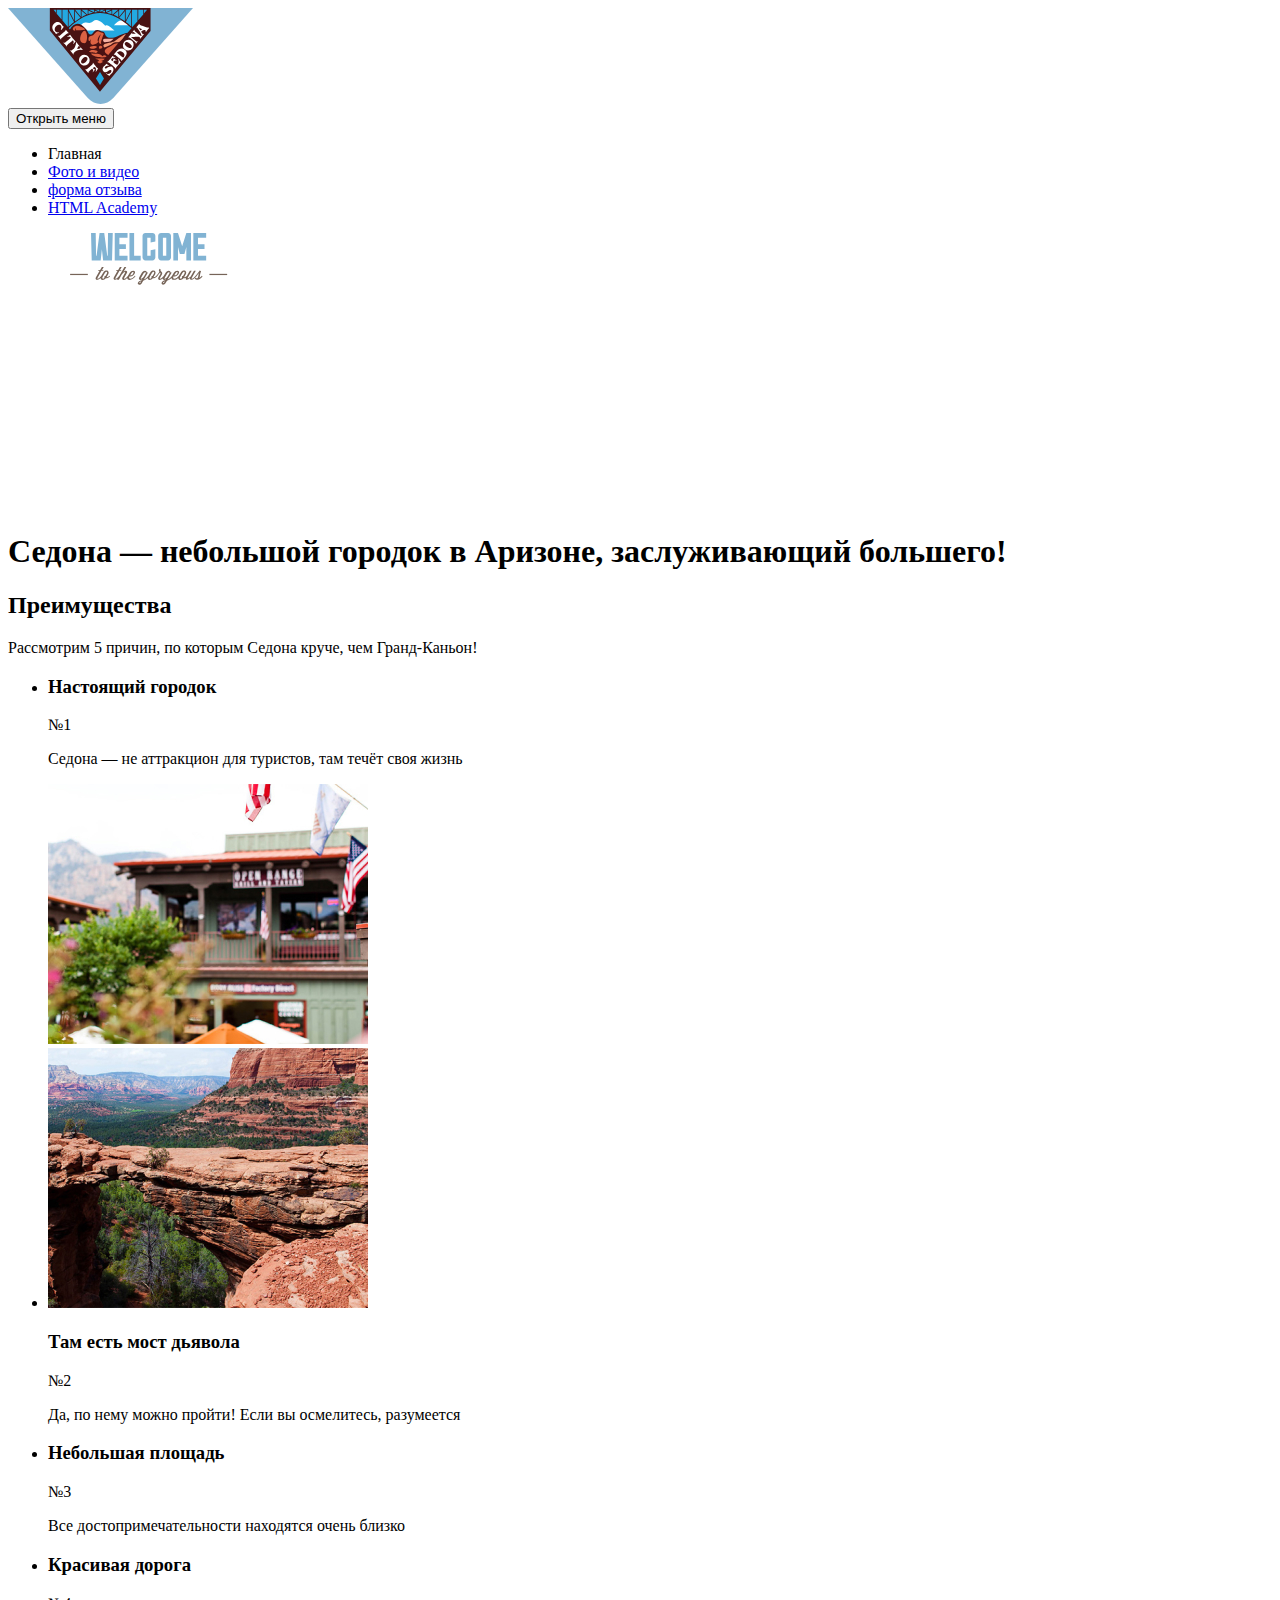
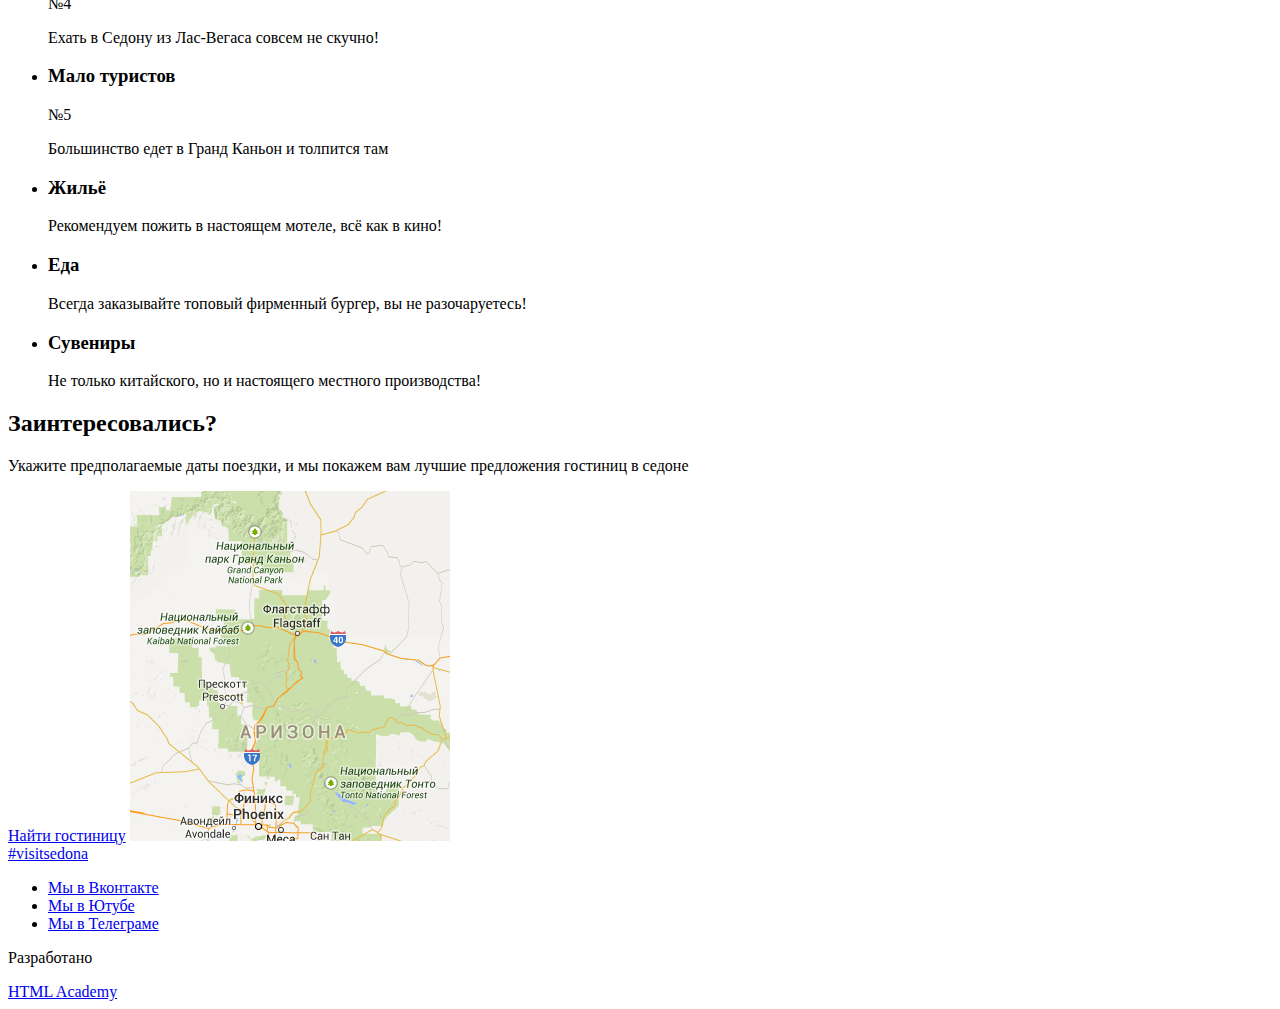
<file: index.html>
<!DOCTYPE html>
<html class="page" lang="ru">
<head>
  <meta charset="UTF-8">
  <title>Гостиницы Седоны</title>
</head>
<body class="page__body">
  <header class="main-header">
    <a class="main-header__logo">
      <img src="images/logo.svg" width="185" height="96" alt="Гостиницы Седоны">
    </a>
    <nav class="main-navigation">
      <button class="main-navigation__toggle" type="button">
        <span class="visually-hidden">Открыть меню</span>
      </button>
      <div class="main-navigation__wrapper">
        <ul class="main-navigation__list site-list">
          <li class="site-list__item site-list__item--active">
            <a>
              Главная
            </a>
          </li>
          <li class="site-list__item">
            <a href="photo.html">
              Фото и видео
            </a>
          </li>
          <li class="site-list__item">
            <a href="form.html">
              форма отзыва
            </a>
          </li>
          <li class="site-list__item">
            <a href="#">
              HTML Academy
            </a>
          </li>
        </ul>
      </div>
    </nav>
  </header>
  <main class="main-container">
    <section class="welcome">
      <div class="welcome__logo">
        <img class="welcome__logo-image" src="images/index/welcome-logo.svg" alt="Добро пожаловать в Седону." width="282" height="214">
      </div>
      <div class="welcome__logo-divider">
        <img class="welcome-logo__divider-image" src="images/index/Welcome-logo-divider.svg" alt="Добро пожаловать в Седону." width="320" height="57">
      </div>
      <h1 class="welcome__title">Седона — небольшой городок в Аризоне, заслуживающий большего!</h1>
    </section>
    <section class="advantages">
      <h2 class="visually-hidden">Преимущества</h2>
      <p class="advantages__title">Рассмотрим 5 причин, по которым Седона круче, чем Гранд-Каньон!</p>
      <div class="advantages__wrapper">
        <ul class="advantages__list advantages__list--row advantages__list--column">
          <li class="advantages__item advantages-layout-first">
            <div class="advantages__item-wrapper">
              <h3 class="advantages__title">Настоящий городок</h3>
              <p class="advantages__description-number">№1</p>
              <p class="advantages__description">Седона — не аттракцион для туристов, там течёт своя жизнь</p>
            </div>
            <img class="advantages__photo-city" src="images/index/photo-city.jpg" alt="Вид на город." width="320" height="260">
          </li>
          <li class="advantages__item advantages-layout-third">
            <img class="advantages__photo-canyon" src="images/index/photo-canyon.jpg" alt="вид на каньон." width="320" height="260">
            <div class="advantages__item-wrapper">
              <h3 class="advantages__title">Там есть мост дьявола</h3>
              <p class="advantages__description-number">№2</p>
              <p class="advantages__description">Да, по нему можно пройти! Если вы осмелитесь, разумеется</p>
            </div>
          </li>
          <li class="advantages__item advantages-layout-forth">
            <h3 class="advantages__title">Небольшая площадь</h3>
            <p class="advantages__description-number">№3</p>
            <p class="advantages__description">Все достопримечательности находятся очень близко</p>
          </li>
          <li class="advantages__item advantages-layout-forth">
            <h3 class="advantages__title">Красивая дорога</h3>
            <p class="advantages__description-number">№4</p>
            <p class="advantages__description">Ехать в Седону из Лас-Вегаса совсем не скучно!</p>
          </li>
          <li class="advantages__item advantages-layout-forth">
            <h3 class="advantages__title">Мало туристов</h3>
            <p class="advantages__description-number">№5</p>
            <p class="advantages__description">Большинство едет в Гранд Каньон и толпится там</p>
          </li>
        </ul>
        <ul class="advantages-additional__list advantages-layout-second">
          <li class="additional-advantages__item additional-advantages__item--house-icon">
            <h3 class="additional-advantages__title">Жильё</h3>
            <p class="additional-advantages__description">Рекомендуем пожить в настоящем мотеле, всё как в кино!</p>
          </li>
          <li class="additional-advantages__item additional-advantages__item--burger-icon">
            <h3 class="additional-advantages__title">Еда</h3>
            <p class="additional-advantages__description">Всегда заказывайте топовый фирменный бургер, вы не разочаруетесь!</p>
          </li>
          <li class="additional-advantages__item additional-advantages__item--present-icon">
            <h3 class="additional-advantages__title">Сувениры</h3>
            <p class="additional-advantages__description">Не только китайского, но и настоящего местного производства!</p>
          </li>
        </ul>
      </div>
    </section>
    <section class="main-page-search">
      <h2 class="main-page-search__title">Заинтересовались?</h2>
      <P class="main-page-search__subtitle">Укажите предполагаемые даты поездки, и мы покажем вам лучшие предложения гостиниц в седоне</P>
      <a class="button search-hotel-button" href="hotels.html">Найти гостиницу</a>
      <img class="main-page-search__photo-map" src="images/index/map.jpg" alt="штат на карте" width="320" height="350">
    </section>
  </main>
  <footer class="main-footer">
    <div class="main-footer__wrapper">
      <div class="main-footer__hashtag hashtag">
        <a class="social__link-hashtag" href="#">#visitsedona</a>
      </div>
      <div class="main-footer__social social">
        <ul class="social__list">
          <li class="social__item">
            <a class="social__link social__link--vkontakte" href="https://vk.com/htmlacademy">Мы в Вконтакте</a>
          </li>
          <li class="social__item">
            <a class="social__link social__link--telegram" href="https://t.me/htmlacademy">Мы в Ютубе</a>
          </li>
          <li class="social__item">
            <a class="social__link social__link--youtube" href="https://www.youtube.com/user/htmlacademyru">Мы в Телеграме</a>
          </li>
        </ul>
      </div>
      <div class="main-footer__copyright copyright">
        <p class="copyright__text">Разработано</p>
        <a class="copyright__link" href="https://htmlacademy.ru/intensive/adaptive">HTML Academy</a>
      </div>
    </div>
  </footer>
</body>
</html>
</file>
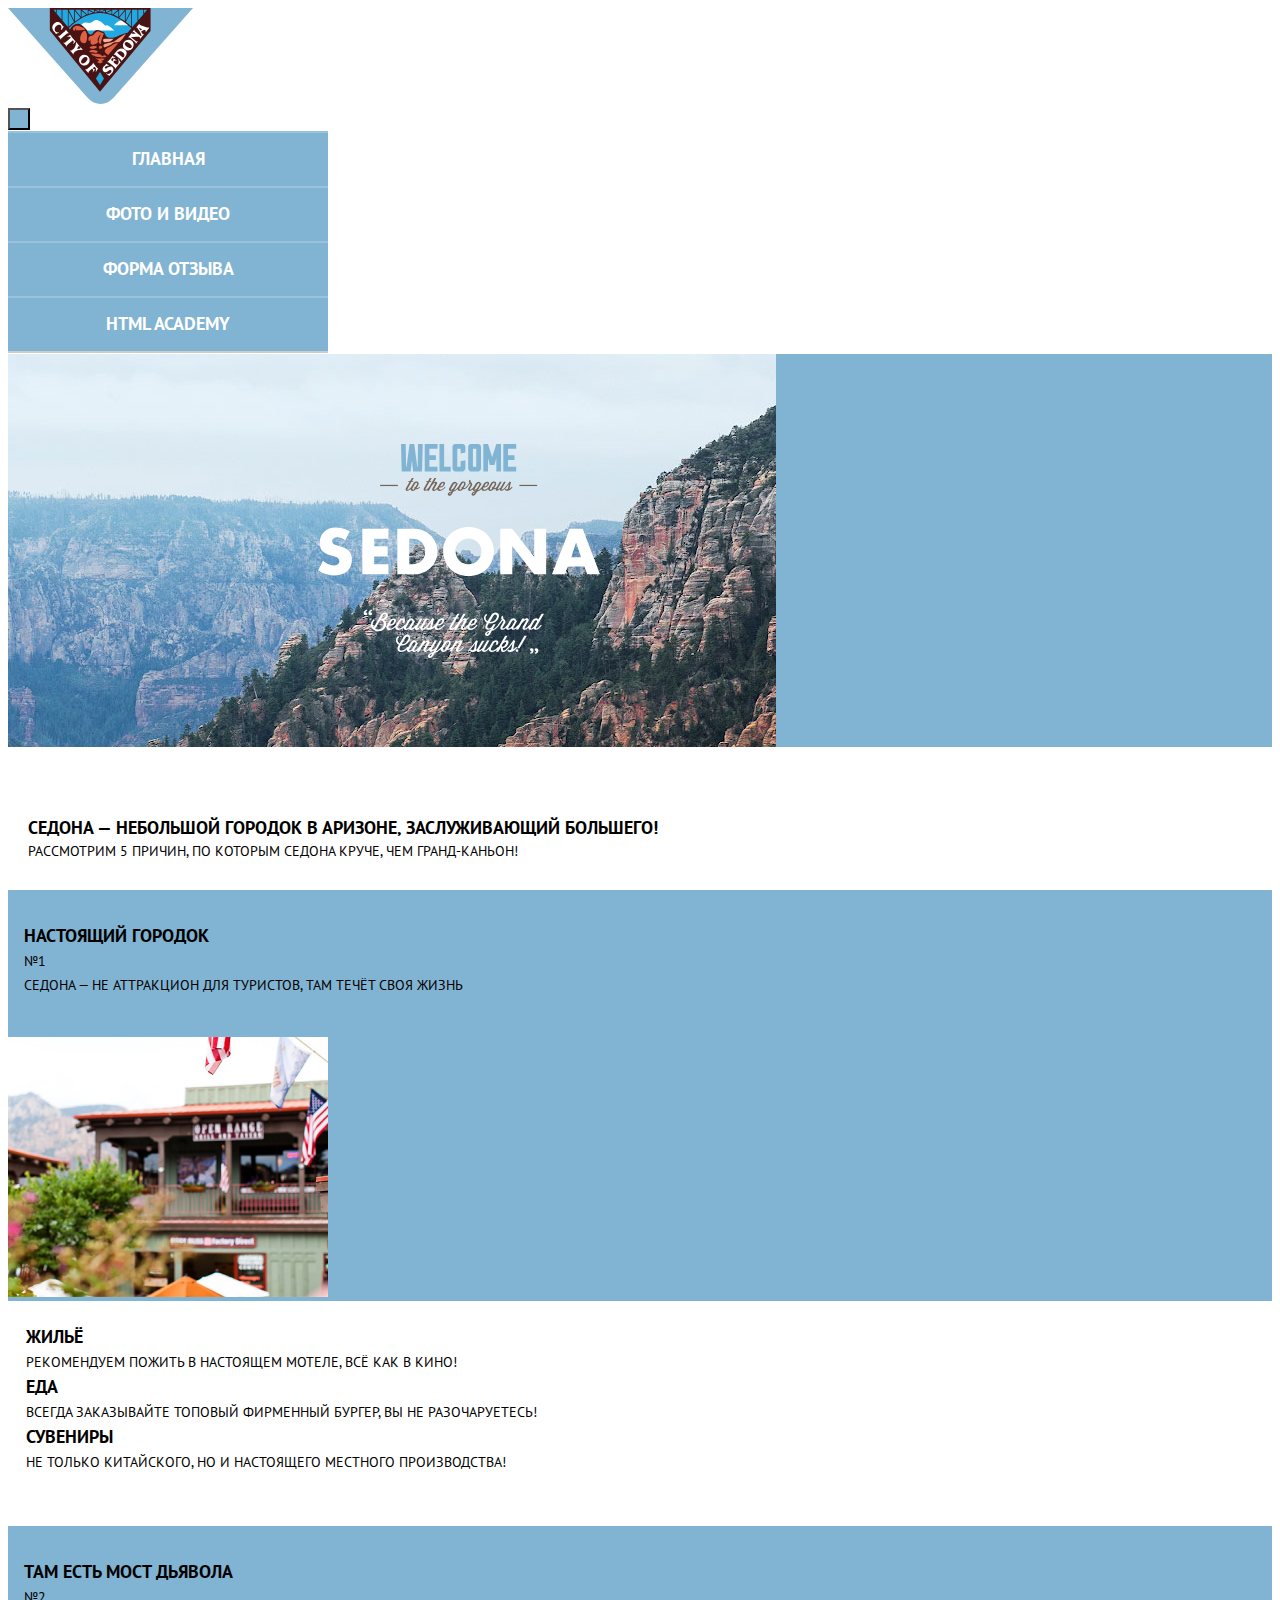
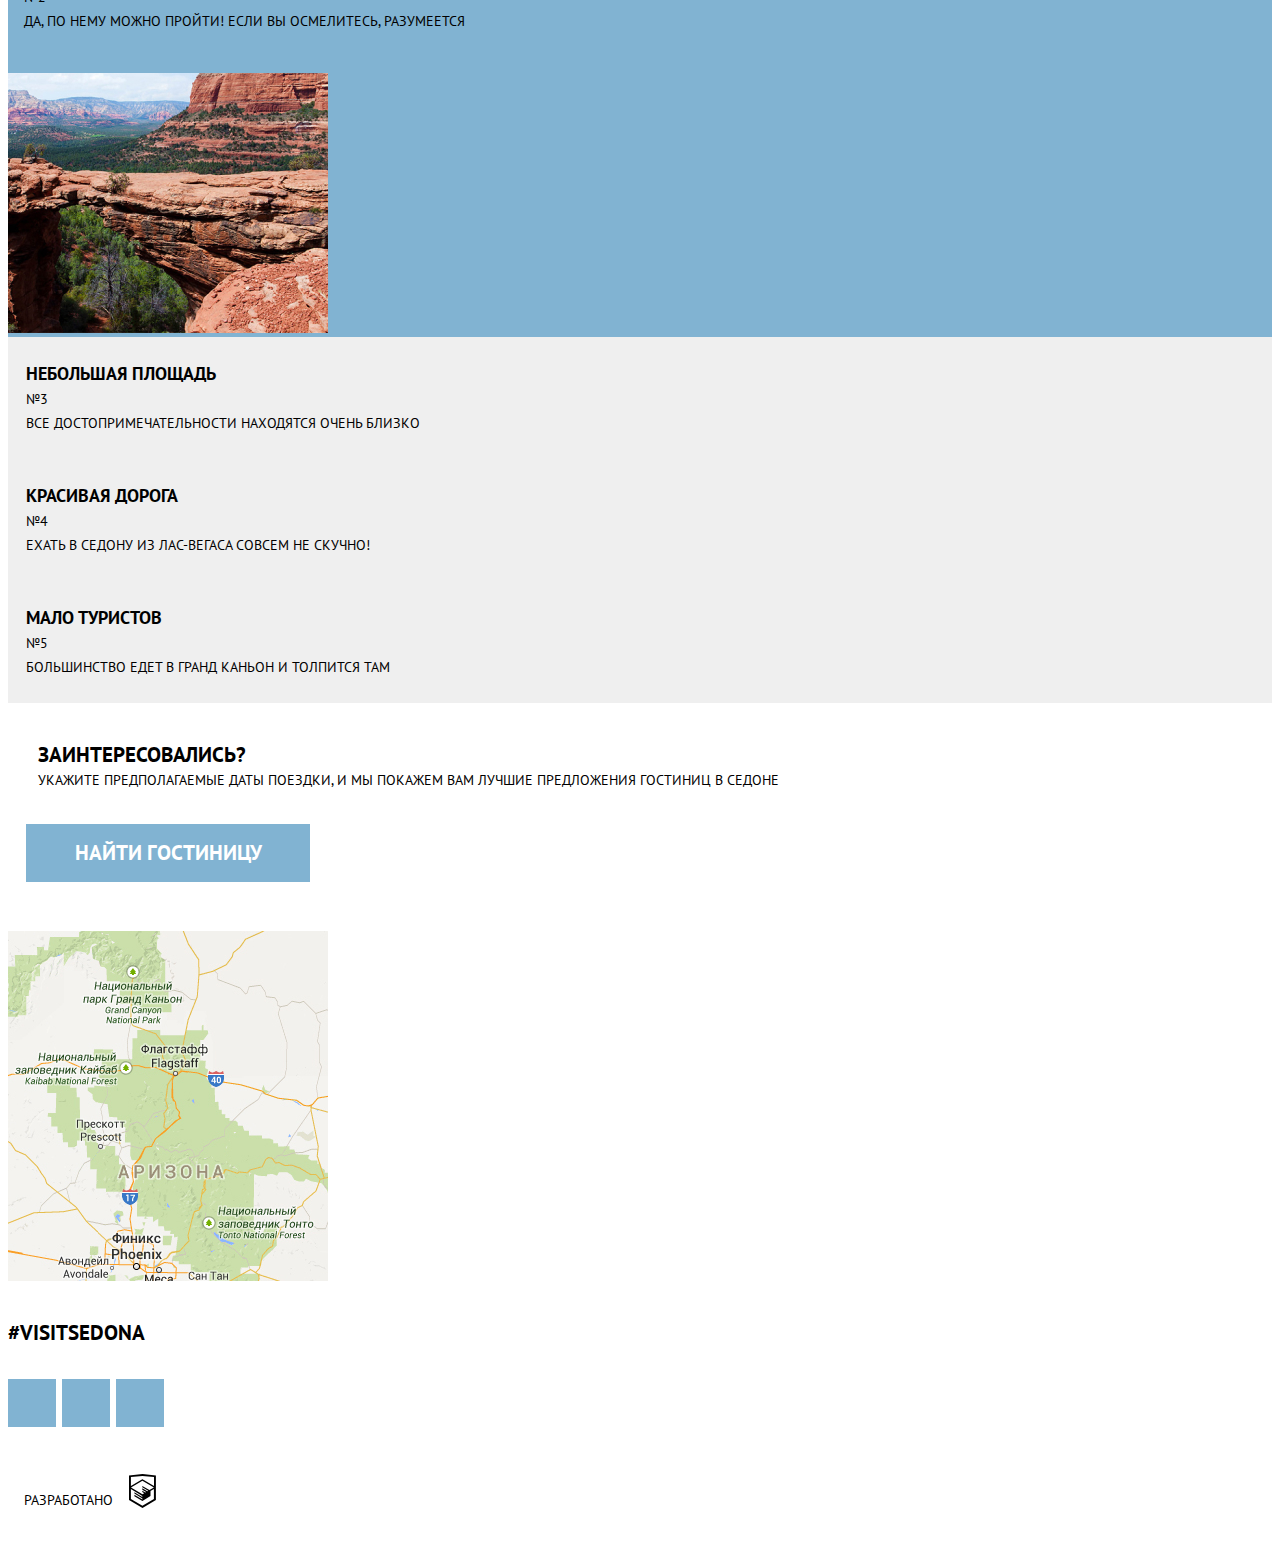
<file: 4/index.html>
<!DOCTYPE html>
<html class="page" lang="ru">
  <head>
    <meta charset="utf-8">
    <title>HTML Academy: Седона</title>
    <link rel="stylesheet" href="css/style.css">
    <base href="https://htmlacademy-adaptive.github.io/1919603-sedona-25/4/">
</head>
  <body>
    <header class="main-header">
      <a class="main-header__logo">
        <img src="img/logo.svg" width="185" height="96" alt="Гостиницы Седоны.">
      </a>
      <nav class="main-navigation">
        <button class="main-navigation__toggle" type="button">
          <span class="visually-hidden">Открыть меню</span>
        </button>
        <div class="main-navigation__wrapper">
          <ul class="main-navigation__list site-list">
            <li class="site-list__item site-list__item--active">
              <a class="site-list__link">
                Главная
              </a>
            </li>
            <li class="site-list__item">
              <a class="site-list__link" href="photo.html">
                Фото и видео
              </a>
            </li>
            <li class="site-list__item">
              <a class="site-list__link" href="form.html">
                форма отзыва
              </a>
            </li>
            <li class="site-list__item">
              <a class="site-list__link" href="https://htmlacademy.ru/intensive/adaptive">
                HTML Academy
              </a>
            </li>
          </ul>
        </div>
      </nav>
    </header>
    <main class="main-container">
      <section class="welcome">
        <div class="welcome__logo">
          <img class="welcome__logo-image" src="img/welcome-logo.svg" alt="Добро пожаловать в Седону." width="282" height="214">
        </div>
        <div class="welcome_wrapper">
          <h1 class="welcome__title">Седона — небольшой городок в Аризоне, заслуживающий большего!</h1>
          <p class="welcome__subtitle">Рассмотрим 5 причин, по которым Седона круче, чем Гранд-Каньон!</p>
        </div>
      </section>
      <section class="advantages">
        <h2 class="visually-hidden">Список причин</h2>
        <div class="advantages__wrapper">
          <ul class="advantages__list">
            <li class="advantages__item">
              <div class="advantages__item-wrapper">
                <h3 class="advantages__item-title">Настоящий городок</h3>
                <p class="advantages__number">№1</p>
                <p class="advantages__description">Седона — не аттракцион для туристов, там течёт своя жизнь</p>
              </div>
              <img class="advantages__photo-city" src="img/photo-city.jpg" alt="вид на город." width="320" height="260">
              <ul class="advantages__sublist">
                <div class="advantages__sublist-wrapper">
                  <li class="advantages__item advantages__item--house-icon">
                    <h3 class="advantages__item-title">Жильё</h3>
                    <p class="advantages__description">Рекомендуем пожить в настоящем мотеле, всё как в кино!</p>
                  </li>
                  <li class="advantages__item advantages__item--burger-icon">
                    <h3 class="advantages__item-title">Еда</h3>
                    <p class="advantages__description">Всегда заказывайте топовый фирменный бургер, вы не разочаруетесь!</p>
                  </li>
                  <li class="advantages__item advantages__item--present-icon">
                    <h3 class="advantages__item-title">Сувениры</h3>
                    <p class="advantages__description">Не только китайского, но и настоящего местного производства!</p>
                  </li>
                </div>
              </ul>
            </li>
            <li class="advantages__item">
              <div class="advantages__item-wrapper">
                <h3 class="advantages__item-title">Там есть мост дьявола</h3>
                <p class="advantages__number">№2</p>
                <p class="advantages__description">Да, по нему можно пройти! Если вы осмелитесь, разумеется</p>
              </div>
              <img class="advantages__photo-canyon" src="img/photo-canyon.jpg" alt="вид на каньон." width="320" height="260">
            </li>
            <li class="advantages__item advantages__item--other-theme">
              <h3 class="advantages__item-title">Небольшая площадь</h3>
              <p class="advantages__number">№3</p>
              <p class="advantages__description">Все достопримечательности находятся очень близко</p>
            </li>
            <li class="advantages__item advantages__item--other-theme">
              <h3 class="advantages__item-title">Красивая дорога</h3>
              <p class="advantages__number">№4</p>
              <p class="advantages__description">Ехать в Седону из Лас-Вегаса совсем не скучно!</p>
            </li>
            <li class="advantages__item advantages__item--other-theme">
              <h3 class="advantages__item-title">Мало туристов</h3>
              <p class="advantages__number">№5</p>
              <p class="advantages__description">Большинство едет в Гранд Каньон и толпится там</p>
            </li>
          </ul>
        </div>
      </section>
      <section class="page-search">
        <div class="page-search__warpper">
          <h2 class="page-search__title">Заинтересовались?</h2>
          <P class="page-search__subtitle">Укажите предполагаемые даты поездки, и мы покажем вам лучшие предложения гостиниц в седоне</P>
        </div>
        <a class="button page-search__button" href="hotels.html">Найти гостиницу</a>
        <img class="page-search__photo-map" src="img/map.jpg" alt="штат на карте." width="320" height="350">
      </section>
    </main>
    <footer class="main-footer">
      <div class="main-footer__wrapper">
        <div class="main-footer__hashtag">
          <a class="main-footer__link-hashtag" href="#">#visitsedona</a>
        </div>
        <div class="social main-footer__social">
          <ul class="social__list">
            <li class="social__item">
              <a class="social__link social__link--vkontakte" href="https://vk.com/htmlacademy">
                <span class="visually-hidden">Мы в Вконтакте</span>
              </a>
            </li>
            <li class="social__item">
              <a class="social__link social__link--telegram" href="https://t.me/htmlacademy">
                <span class="visually-hidden">Мы в Ютубе</span>
              </a>
            </li>
            <li class="social__item">
              <a class="social__link social__link--youtube" href="https://www.youtube.com/user/htmlacademyru">
                <span class="visually-hidden">Мы в Телеграме</span>
              </a>
            </li>
          </ul>
        </div>
        <div class="copyright main-footer__copyright">
          <p class="copyright__text">Разработано</p>
          <a class="copyright__link" href="https://htmlacademy.ru/intensive/adaptive">
            <svg width="27" height="35" viewBox="0 0 27 35" fill="none" xmlns="http://www.w3.org/2000/svg">
              <path d="M13.6 0H13.5L0 1.4V26.1L13.5 34.1L26.9 26.1V1.4L13.6 0ZM25 12.1L13.5 5.3V5.2H13.4L13.3 5.1V5.2L1.9 12.1V3.1L13.4 1.9L25 3.1V12.1ZM13.4 6.8L24.9 13.5L20.4 16.1L13.3 11.9V13.3L19.2 16.8L18.3 17.3L13.3 14.3V15.7L17.1 18L16.3 18.5L13.3 16.7V18.1L15.2 19.2L13.4 20.3L2 13.6L13.4 6.8ZM1.9 15.1L13.3 21.9V22.9L5.4 18.2V19.6L13.4 24.4V25.5L5.4 20.8V22.2L13.4 27L21.5 22.1V16.9L24.9 14.9V24.9L13.4 31.8L1.9 25V15.1Z" fill="black"/>
            </svg>
            <span class="visually-hidden">HTML Academy</span>
          </a>
        </div>
      </div>
    </footer>
  </body>
</html>
</file>
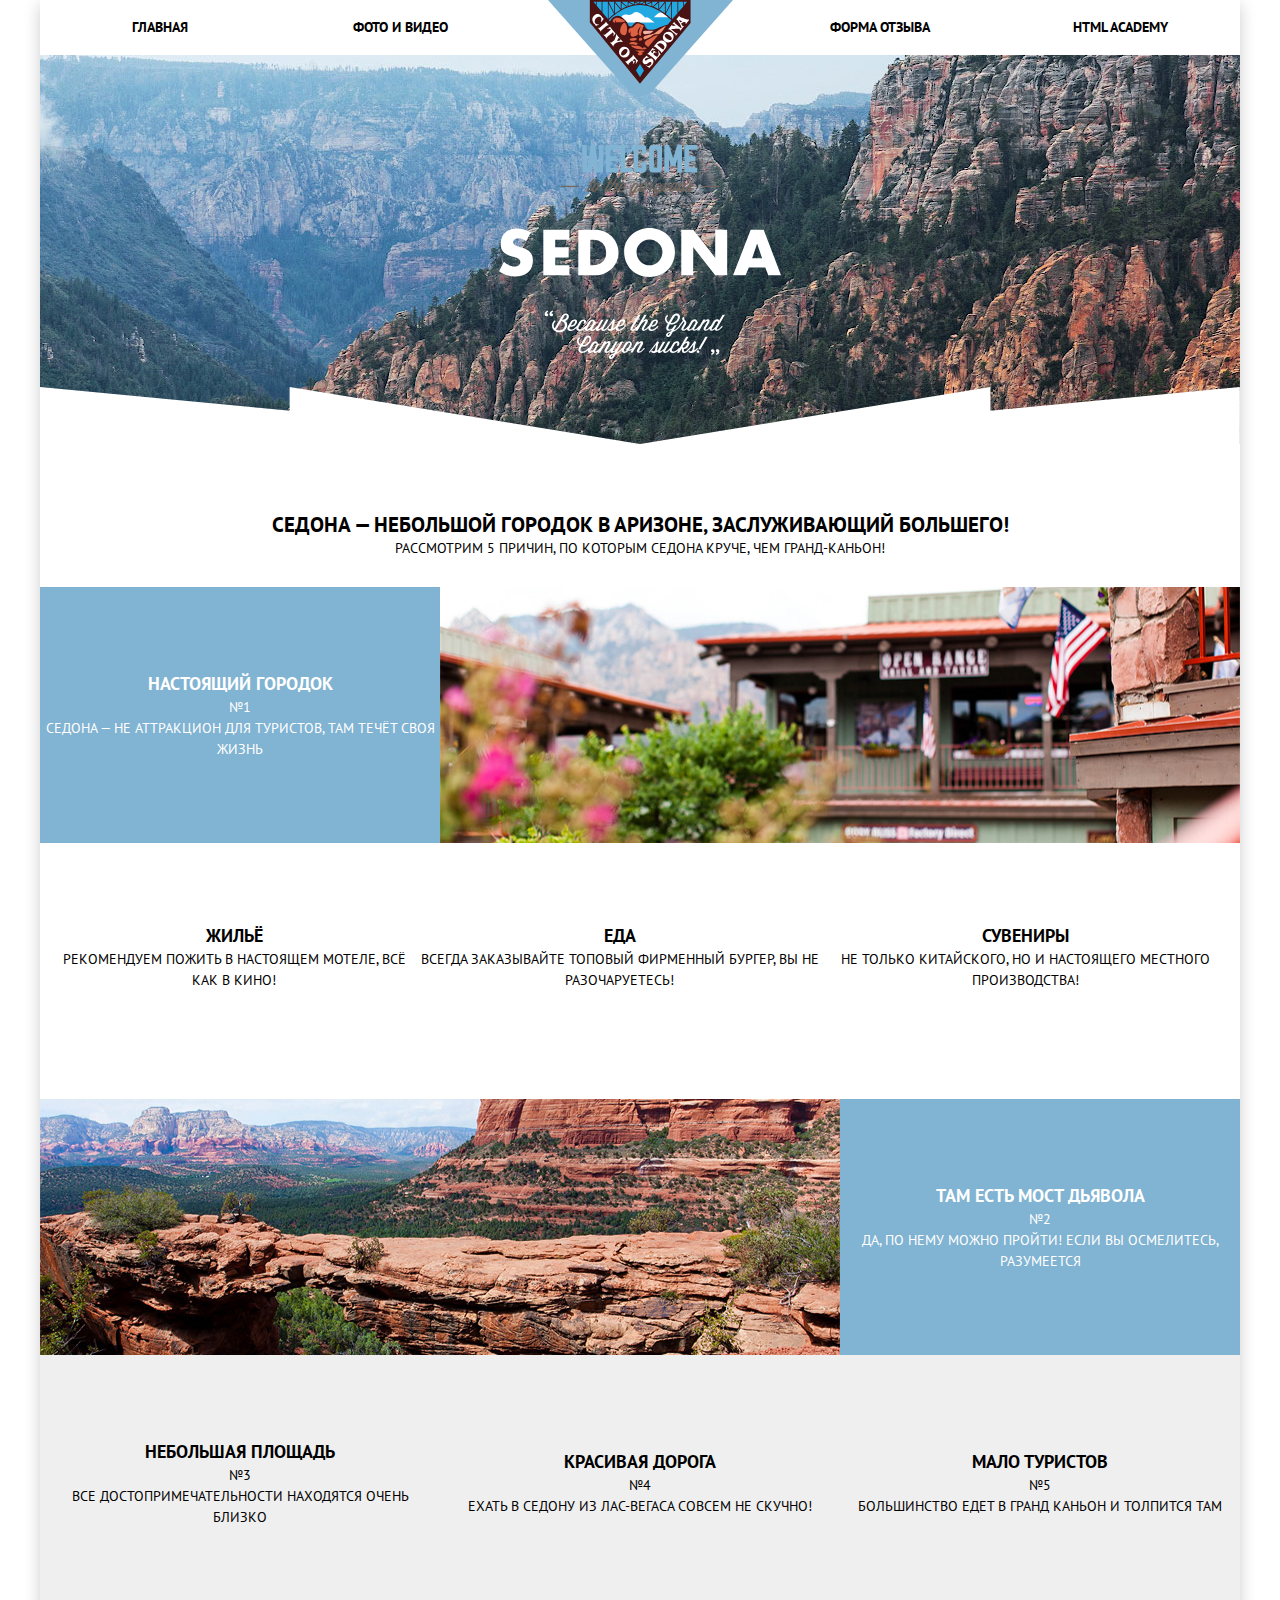
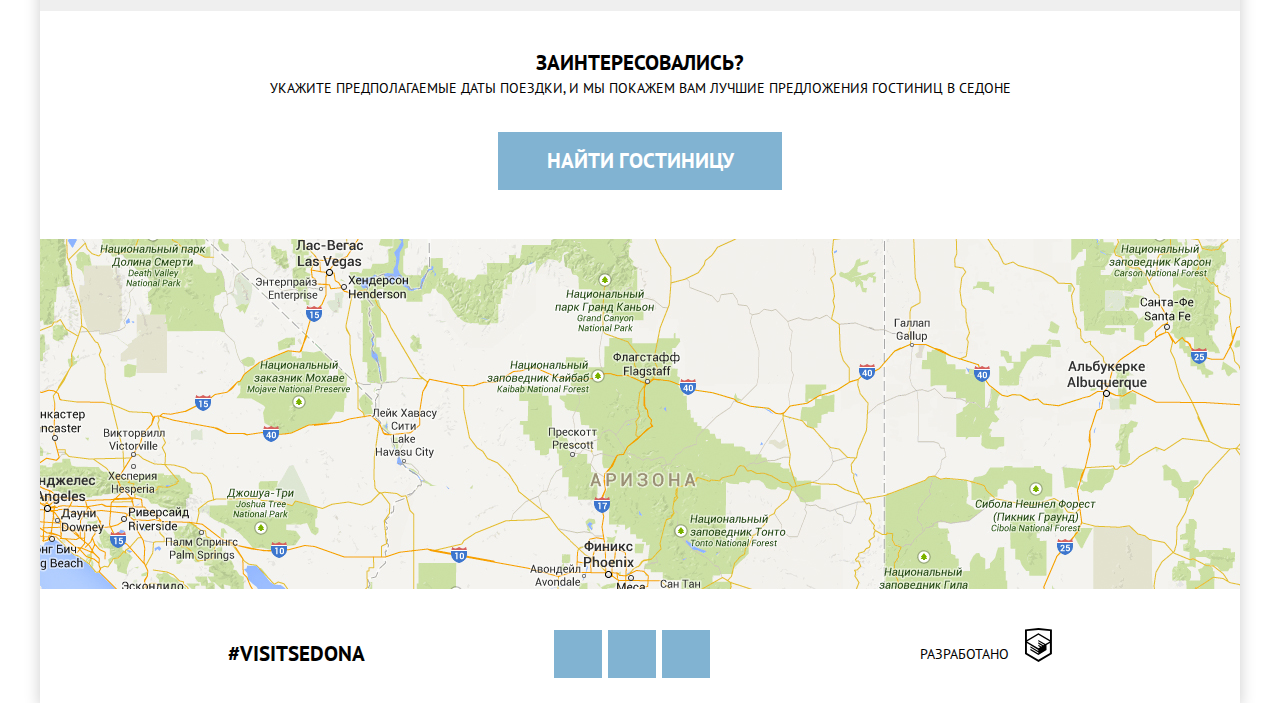
<file: 5/index.html>
<!DOCTYPE html>
<html class="page" lang="ru">
  <head>
    <meta charset="utf-8">
    <meta name="viewport" content="width=device-width, initial-scale=1">
    <title>HTML Academy: Седона</title>
    <link rel="stylesheet" href="css/style.css">
    <base href="https://htmlacademy-adaptive.github.io/1919603-sedona-25/5/">
</head>
  <body class="page__body">
    <div class="page__container">
      <header class="main-header">
        <a class="main-header__logo main-header__logo--hidden">
          <img src="img/logo.svg" width="185" height="96" alt="Гостиницы Седоны.">
        </a>
        <nav class="main-navigation">
          <button class="main-navigation__toggle" type="button">
            <svg width="23" height="22" viewBox="0 0 23 22" fill="none" xmlns="http://www.w3.org/2000/svg">
              <path d="M22.9 0H0V4H22.9V0Z" fill="#81B3D2"/>
              <path d="M22.9 9H0V13H22.9V9Z" fill="#81B3D2"/>
              <path d="M22.9 18H0V22H22.9V18Z" fill="#81B3D2"/>
            </svg>
            <span class="visually-hidden">Открыть меню</span>
          </button>
          <div class="main-navigation__wrapper">
            <ul class="main-navigation__list site-list">
              <li class="site-list__item site-list__item--active">
                <a class="site-list__link">
                  Главная
                </a>
              </li>
              <li class="site-list__item">
                <a class="site-list__link" href="photo.html">
                  Фото и видео
                </a>
              </li>
              <li class="site-list__item site-list__item--hidden">
                <a class="site-list__link site-list__link--hidden">
                  <img src="img/logo.svg" width="185" height="96" alt="Гостиницы Седоны.">
                </a>
              </li>
              <li class="site-list__item">
                <a class="site-list__link" href="form.html">
                  форма отзыва
                </a>
              </li>
              <li class="site-list__item">
                <a class="site-list__link" href="https://htmlacademy.ru/intensive/adaptive">
                  HTML Academy
                </a>
              </li>
            </ul>
          </div>
        </nav>
      </header>
      <main class="main-container">
        <section class="welcome">
          <div class="welcome__logo">
            <img class="welcome__logo-image" src="img/welcome-logo.svg" alt="Добро пожаловать в Седону." width="282" height="214">
          </div>
          <div class="welcome__wrapper">
            <h1 class="welcome__title">Седона — небольшой городок в Аризоне, заслуживающий большего!</h1>
            <p class="welcome__subtitle">Рассмотрим 5 причин, по которым Седона круче, чем Гранд-Каньон!</p>
          </div>
        </section>
        <section class="advantages">
          <h2 class="visually-hidden">Список причин</h2>
          <div class="advantages__wrapper">
            <ul class="advantages__list">
              <li class="advantages__item advantages__item--grid-first">
                <div class="advantages__item-wrapper">
                  <h3 class="advantages__item-subtitle">Настоящий городок</h3>
                  <p class="advantages__number">№1</p>
                  <p class="advantages__description">Седона — не аттракцион для туристов, там течёт своя жизнь</p>
                </div>
                <img class="advantages__photo advantages__photo--city" src="img/photo-city.jpg" alt="вид на город." width="320" height="260">
                <ul class="advantages__sublist">
                  <li class="advantages__item advantages__item--white advantages__item--house-icon">
                    <h3 class="advantages__item-subtitle">Жильё</h3>
                    <p class="advantages__description">Рекомендуем пожить в настоящем мотеле, всё как в кино!</p>
                  </li>
                  <li class="advantages__item advantages__item--white advantages__item--burger-icon">
                    <h3 class="advantages__item-subtitle">Еда</h3>
                    <p class="advantages__description">Всегда заказывайте топовый фирменный бургер, вы не разочаруетесь!</p>
                  </li>
                  <li class="advantages__item advantages__item--white advantages__item--present-icon">
                    <h3 class="advantages__item-subtitle">Сувениры</h3>
                    <p class="advantages__description">Не только китайского, но и настоящего местного производства!</p>
                  </li>
                </ul>
              </li>
              <li class="advantages__item advantages__item--grid-second">
                <div class="advantages__item-wrapper">
                  <h3 class="advantages__item-subtitle">Там есть мост дьявола</h3>
                  <p class="advantages__number">№2</p>
                  <p class="advantages__description">Да, по нему можно пройти! Если вы осмелитесь, разумеется</p>
                </div>
                <img class="advantages__photo advantages__photo" src="img/photo-canyon.jpg" alt="вид на каньон." width="320" height="260">
              </li>
              <li class="advantages__item advantages__item--grey">
                <h3 class="advantages__item-subtitle">Небольшая площадь</h3>
                <p class="advantages__number">№3</p>
                <p class="advantages__description">Все достопримечательности находятся очень близко</p>
              </li>
              <li class="advantages__item advantages__item--grey">
                <h3 class="advantages__item-subtitle">Красивая дорога</h3>
                <p class="advantages__number">№4</p>
                <p class="advantages__description">Ехать в Седону из Лас-Вегаса совсем не скучно!</p>
              </li>
              <li class="advantages__item advantages__item--grey">
                <h3 class="advantages__item-subtitle">Мало туристов</h3>
                <p class="advantages__number">№5</p>
                <p class="advantages__description">Большинство едет в Гранд Каньон и толпится там</p>
              </li>
            </ul>
          </div>
        </section>
        <section class="page-search">
          <div class="page-search__warpper">
            <h2 class="page-search__title">Заинтересовались?</h2>
            <P class="page-search__subtitle">Укажите предполагаемые даты поездки, и мы покажем вам лучшие предложения гостиниц в седоне</P>
          </div>
          <a class="button page-search__button" href="hotels.html">Найти гостиницу</a>
          <img class="page-search__photo-map" src="img/map.jpg" alt="штат на карте." width="320" height="350">
        </section>
      </main>
      <footer class="main-footer">
        <div class="main-footer__wrapper">
          <div class="main-footer__hashtag">
            <a class="main-footer__link-hashtag" href="#">#visitsedona</a>
          </div>
          <div class="social main-footer__social">
            <ul class="social__list">
              <li class="social__item">
                <a class="social__link social__link--vkontakte" href="https://vk.com/htmlacademy">
                  <span class="visually-hidden">Мы в Вконтакте</span>
                </a>
              </li>
              <li class="social__item">
                <a class="social__link social__link--telegram" href="https://t.me/htmlacademy">
                  <span class="visually-hidden">Мы в Ютубе</span>
                </a>
              </li>
              <li class="social__item">
                <a class="social__link social__link--youtube" href="https://www.youtube.com/user/htmlacademyru">
                  <span class="visually-hidden">Мы в Телеграме</span>
                </a>
              </li>
            </ul>
          </div>
          <div class="copyright main-footer__copyright">
            <p class="copyright__text">Разработано</p>
            <a class="copyright__link" href="https://htmlacademy.ru/intensive/adaptive">
              <svg width="27" height="35" viewBox="0 0 27 35" fill="none" xmlns="http://www.w3.org/2000/svg">
                <path d="M13.6 0H13.5L0 1.4V26.1L13.5 34.1L26.9 26.1V1.4L13.6 0ZM25 12.1L13.5 5.3V5.2H13.4L13.3 5.1V5.2L1.9 12.1V3.1L13.4 1.9L25 3.1V12.1ZM13.4 6.8L24.9 13.5L20.4 16.1L13.3 11.9V13.3L19.2 16.8L18.3 17.3L13.3 14.3V15.7L17.1 18L16.3 18.5L13.3 16.7V18.1L15.2 19.2L13.4 20.3L2 13.6L13.4 6.8ZM1.9 15.1L13.3 21.9V22.9L5.4 18.2V19.6L13.4 24.4V25.5L5.4 20.8V22.2L13.4 27L21.5 22.1V16.9L24.9 14.9V24.9L13.4 31.8L1.9 25V15.1Z" fill="black"/>
              </svg>
              <span class="visually-hidden">HTML Academy</span>
            </a>
          </div>
        </div>
      </footer>
    </div>
  </body>
</html>
</file>
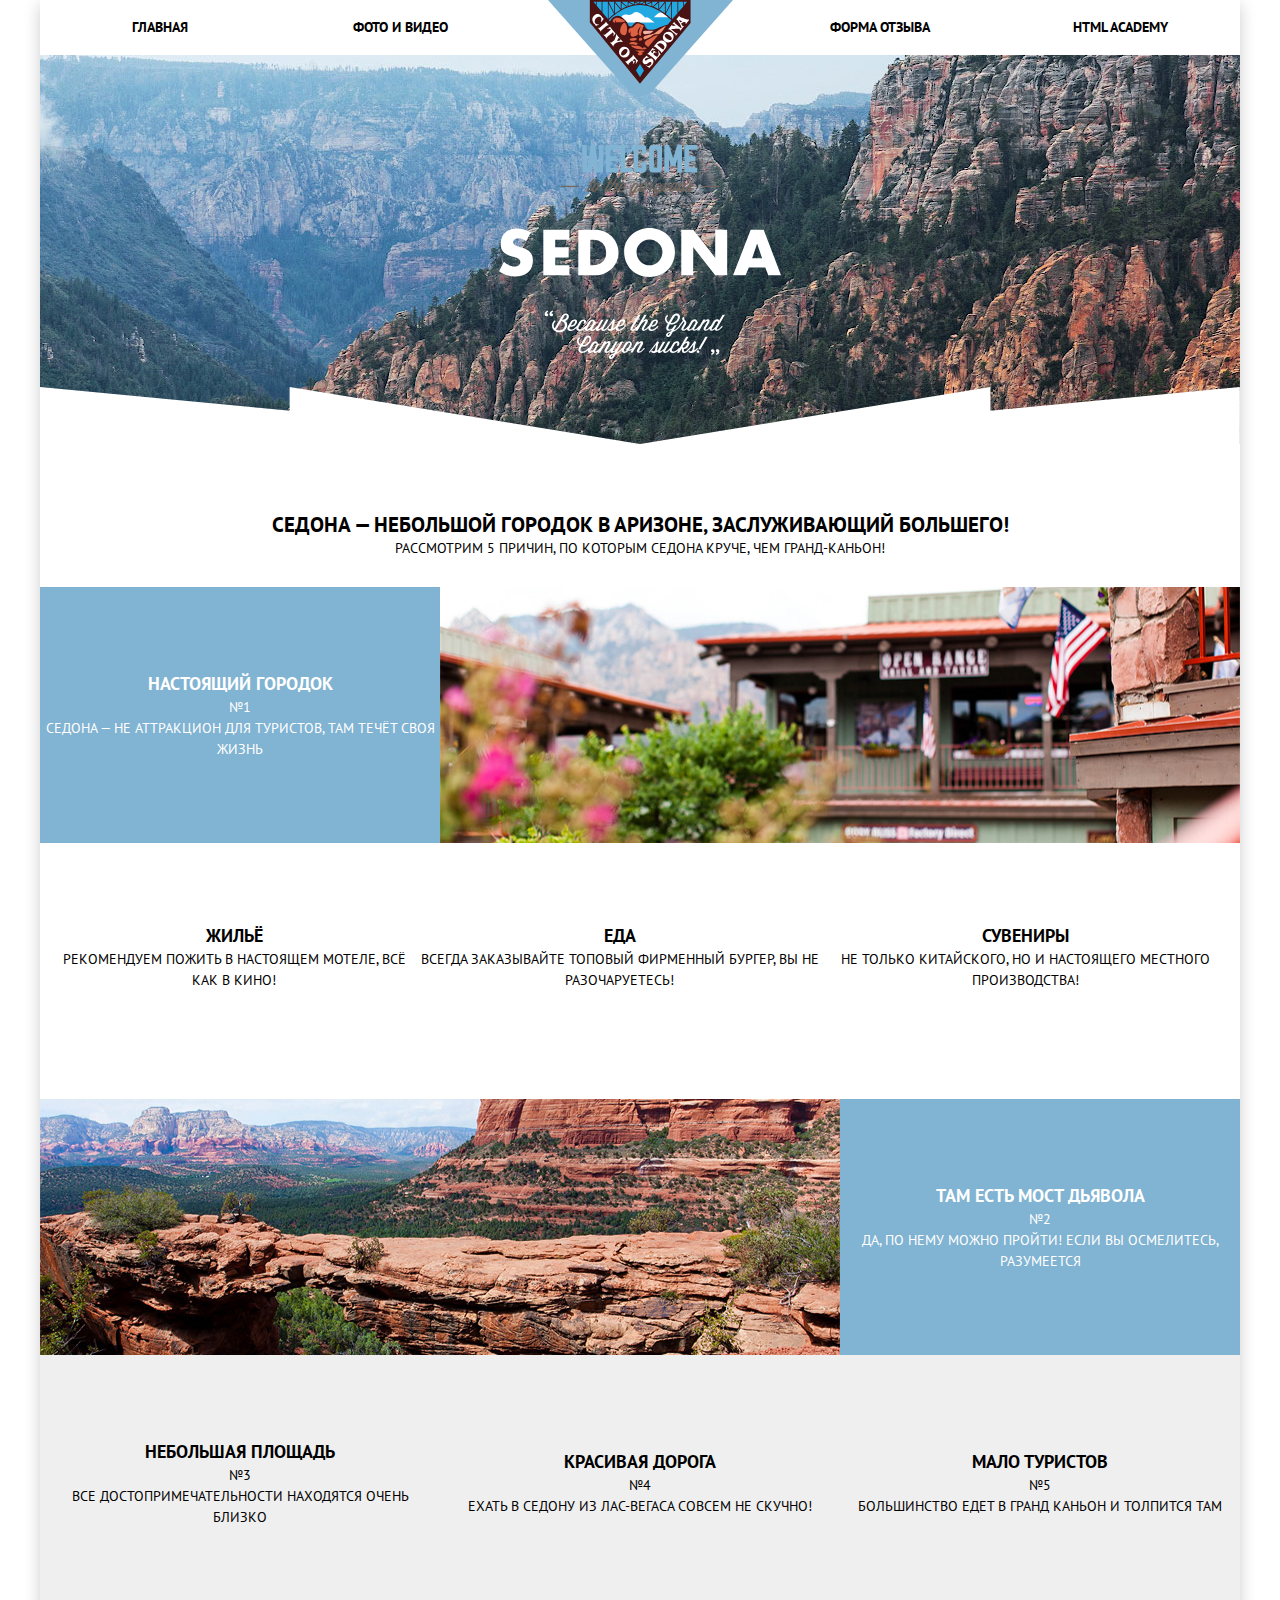
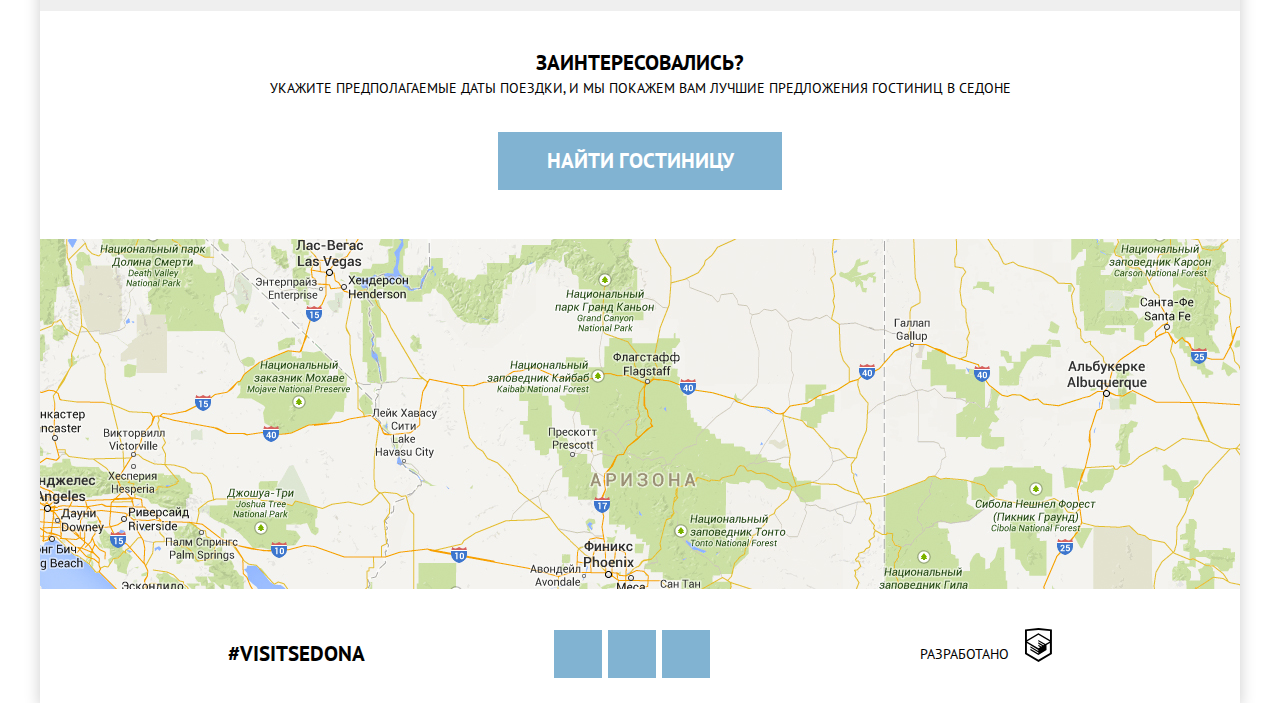
<file: 6/index.html>
<!DOCTYPE html>
<html class="page" lang="ru">
  <head>
    <meta charset="utf-8">
    <meta name="viewport" content="width=device-width, initial-scale=1">
    <title>HTML Academy: Седона</title>
    <link rel="stylesheet" href="css/style.css">
    <base href="https://htmlacademy-adaptive.github.io/1919603-sedona-25/6/">
</head>
  <body class="page__body">
    <div class="page__container">
      <header class="main-header">
        <a class="main-header__logo main-header__logo--hidden">
          <img src="img/logo.svg" width="185" height="96" alt="Гостиницы Седоны.">
        </a>
        <nav class="main-navigation">
          <button class="main-navigation__toggle" type="button">
            <svg width="23" height="22" viewBox="0 0 23 22" fill="none" xmlns="http://www.w3.org/2000/svg">
              <path d="M22.9 0H0V4H22.9V0Z" fill="#81B3D2"/>
              <path d="M22.9 9H0V13H22.9V9Z" fill="#81B3D2"/>
              <path d="M22.9 18H0V22H22.9V18Z" fill="#81B3D2"/>
            </svg>
            <span class="visually-hidden">Открыть меню</span>
          </button>
          <div class="main-navigation__wrapper">
            <ul class="main-navigation__list site-list">
              <li class="site-list__item site-list__item--active">
                <a class="site-list__link">
                  Главная
                </a>
              </li>
              <li class="site-list__item">
                <a class="site-list__link" href="photo.html">
                  Фото и видео
                </a>
              </li>
              <li class="site-list__item site-list__item--hidden">
                <a class="site-list__link site-list__link--hidden">
                  <img src="img/logo.svg" width="185" height="96" alt="Гостиницы Седоны.">
                </a>
              </li>
              <li class="site-list__item">
                <a class="site-list__link" href="form.html">
                  форма отзыва
                </a>
              </li>
              <li class="site-list__item">
                <a class="site-list__link" href="https://htmlacademy.ru/intensive/adaptive">
                  HTML Academy
                </a>
              </li>
            </ul>
          </div>
        </nav>
      </header>
      <main class="main-container">
        <section class="welcome">
          <div class="welcome__logo">
            <img class="welcome__logo-image" src="img/welcome-logo.svg" alt="Добро пожаловать в Седону." width="282" height="214">
          </div>
          <div class="welcome__wrapper">
            <h1 class="welcome__title">Седона — небольшой городок в Аризоне, заслуживающий большего!</h1>
            <p class="welcome__subtitle">Рассмотрим 5 причин, по которым Седона круче, чем Гранд-Каньон!</p>
          </div>
        </section>
        <section class="advantages">
          <h2 class="visually-hidden">Список причин</h2>
          <div class="advantages__wrapper">
            <ul class="advantages__list">
              <li class="advantages__item advantages__item--grid-first">
                <div class="advantages__item-wrapper">
                  <h3 class="advantages__item-subtitle">Настоящий городок</h3>
                  <p class="advantages__number">№1</p>
                  <p class="advantages__description">Седона — не аттракцион для туристов, там течёт своя жизнь</p>
                </div>
                <img class="advantages__photo advantages__photo--city" src="img/photo-city.jpg" alt="вид на город." width="320" height="260">
                <ul class="advantages__sublist">
                  <li class="advantages__item advantages__item--white advantages__item--house-icon">
                    <h3 class="advantages__item-subtitle">Жильё</h3>
                    <p class="advantages__description">Рекомендуем пожить в настоящем мотеле, всё как в кино!</p>
                  </li>
                  <li class="advantages__item advantages__item--white advantages__item--burger-icon">
                    <h3 class="advantages__item-subtitle">Еда</h3>
                    <p class="advantages__description">Всегда заказывайте топовый фирменный бургер, вы не разочаруетесь!</p>
                  </li>
                  <li class="advantages__item advantages__item--white advantages__item--present-icon">
                    <h3 class="advantages__item-subtitle">Сувениры</h3>
                    <p class="advantages__description">Не только китайского, но и настоящего местного производства!</p>
                  </li>
                </ul>
              </li>
              <li class="advantages__item advantages__item--grid-second">
                <div class="advantages__item-wrapper">
                  <h3 class="advantages__item-subtitle">Там есть мост дьявола</h3>
                  <p class="advantages__number">№2</p>
                  <p class="advantages__description">Да, по нему можно пройти! Если вы осмелитесь, разумеется</p>
                </div>
                <img class="advantages__photo advantages__photo" src="img/photo-canyon.jpg" alt="вид на каньон." width="320" height="260">
              </li>
              <li class="advantages__item advantages__item--grey">
                <h3 class="advantages__item-subtitle">Небольшая площадь</h3>
                <p class="advantages__number">№3</p>
                <p class="advantages__description">Все достопримечательности находятся очень близко</p>
              </li>
              <li class="advantages__item advantages__item--grey">
                <h3 class="advantages__item-subtitle">Красивая дорога</h3>
                <p class="advantages__number">№4</p>
                <p class="advantages__description">Ехать в Седону из Лас-Вегаса совсем не скучно!</p>
              </li>
              <li class="advantages__item advantages__item--grey">
                <h3 class="advantages__item-subtitle">Мало туристов</h3>
                <p class="advantages__number">№5</p>
                <p class="advantages__description">Большинство едет в Гранд Каньон и толпится там</p>
              </li>
            </ul>
          </div>
        </section>
        <section class="page-search">
          <div class="page-search__warpper">
            <h2 class="page-search__title">Заинтересовались?</h2>
            <P class="page-search__subtitle">Укажите предполагаемые даты поездки, и мы покажем вам лучшие предложения гостиниц в седоне</P>
          </div>
          <a class="button page-search__button" href="hotels.html">Найти гостиницу</a>
          <img class="page-search__photo-map" src="img/map.jpg" alt="штат на карте." width="320" height="350">
        </section>
      </main>
      <footer class="main-footer">
        <div class="main-footer__wrapper">
          <div class="main-footer__hashtag">
            <a class="main-footer__link-hashtag" href="#">#visitsedona</a>
          </div>
          <div class="social main-footer__social">
            <ul class="social__list">
              <li class="social__item">
                <a class="social__link social__link--vkontakte" href="https://vk.com/htmlacademy">
                  <span class="visually-hidden">Мы в Вконтакте</span>
                </a>
              </li>
              <li class="social__item">
                <a class="social__link social__link--telegram" href="https://t.me/htmlacademy">
                  <span class="visually-hidden">Мы в Ютубе</span>
                </a>
              </li>
              <li class="social__item">
                <a class="social__link social__link--youtube" href="https://www.youtube.com/user/htmlacademyru">
                  <span class="visually-hidden">Мы в Телеграме</span>
                </a>
              </li>
            </ul>
          </div>
          <div class="copyright main-footer__copyright">
            <p class="copyright__text">Разработано</p>
            <a class="copyright__link" href="https://htmlacademy.ru/intensive/adaptive">
              <svg width="27" height="35" viewBox="0 0 27 35" fill="none" xmlns="http://www.w3.org/2000/svg">
                <path d="M13.6 0H13.5L0 1.4V26.1L13.5 34.1L26.9 26.1V1.4L13.6 0ZM25 12.1L13.5 5.3V5.2H13.4L13.3 5.1V5.2L1.9 12.1V3.1L13.4 1.9L25 3.1V12.1ZM13.4 6.8L24.9 13.5L20.4 16.1L13.3 11.9V13.3L19.2 16.8L18.3 17.3L13.3 14.3V15.7L17.1 18L16.3 18.5L13.3 16.7V18.1L15.2 19.2L13.4 20.3L2 13.6L13.4 6.8ZM1.9 15.1L13.3 21.9V22.9L5.4 18.2V19.6L13.4 24.4V25.5L5.4 20.8V22.2L13.4 27L21.5 22.1V16.9L24.9 14.9V24.9L13.4 31.8L1.9 25V15.1Z" fill="black"/>
              </svg>
              <span class="visually-hidden">HTML Academy</span>
            </a>
          </div>
        </div>
      </footer>
    </div>
  </body>
</html>
</file>
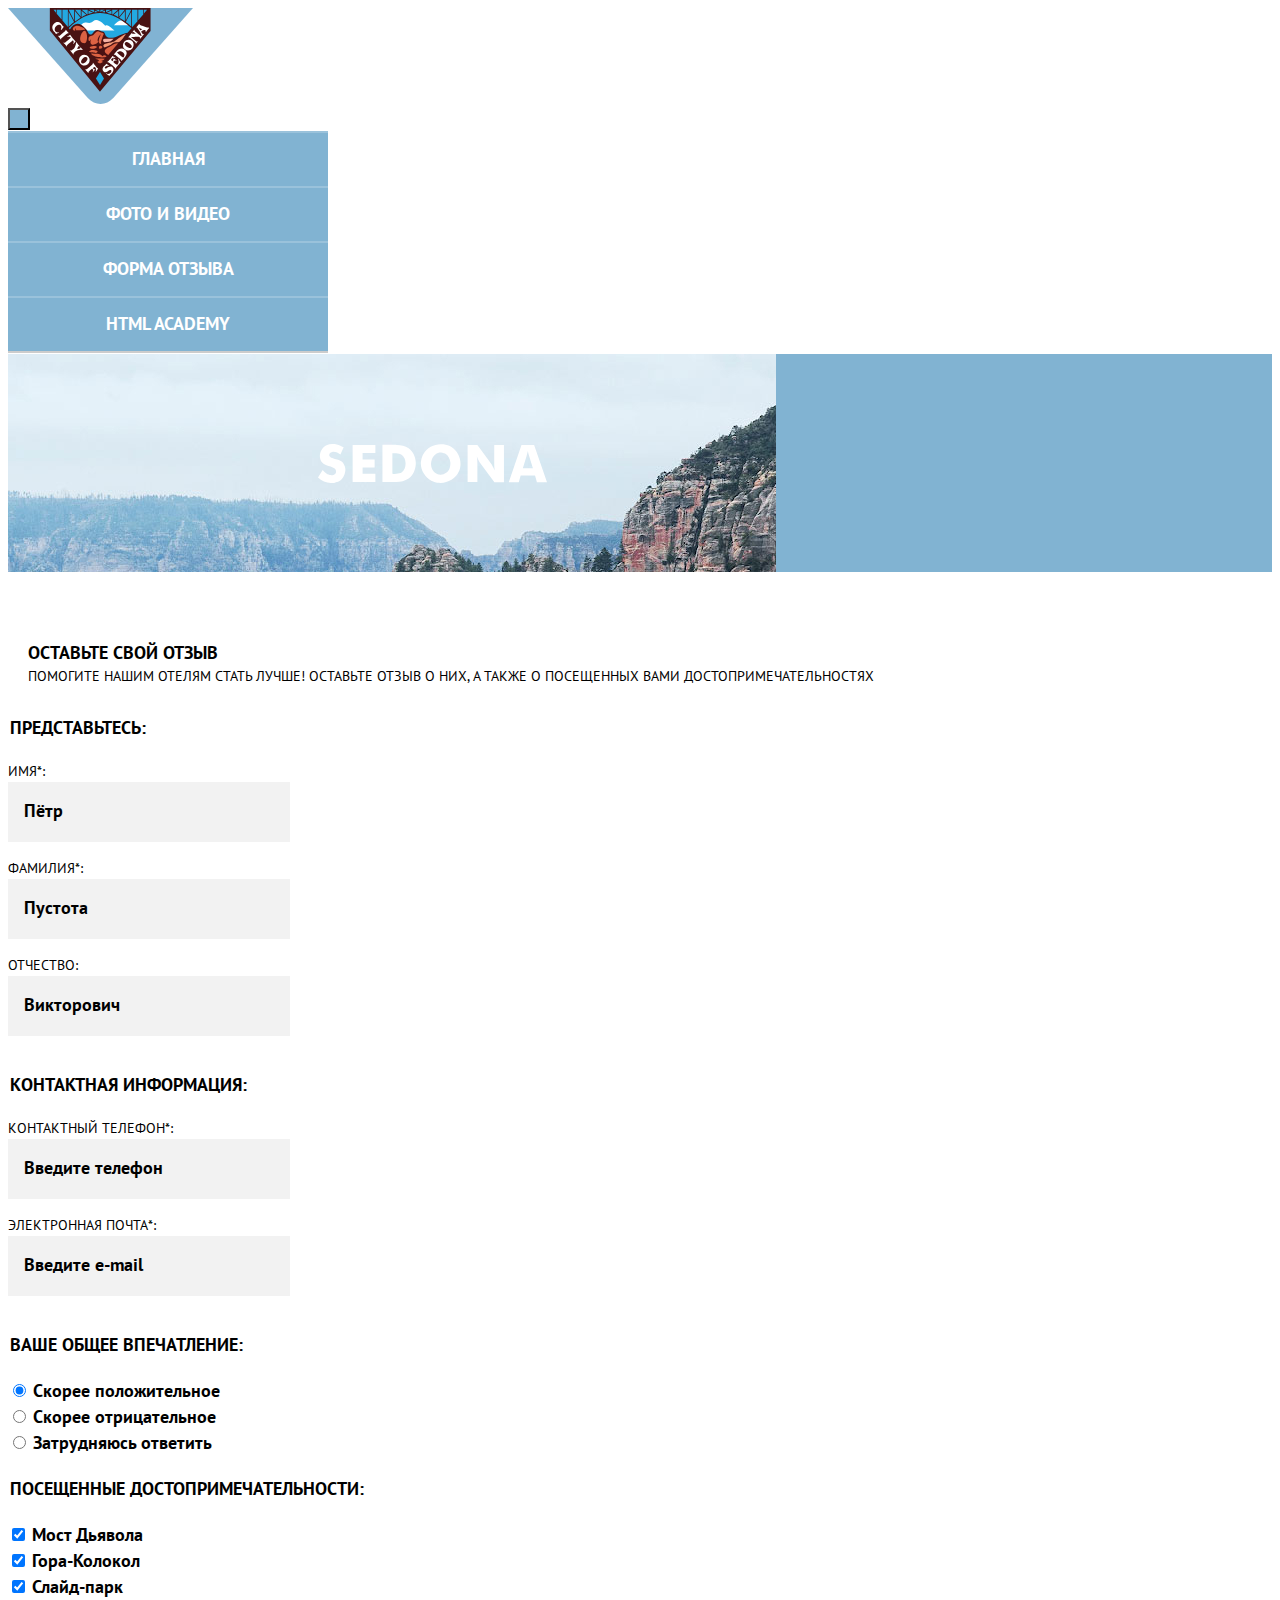
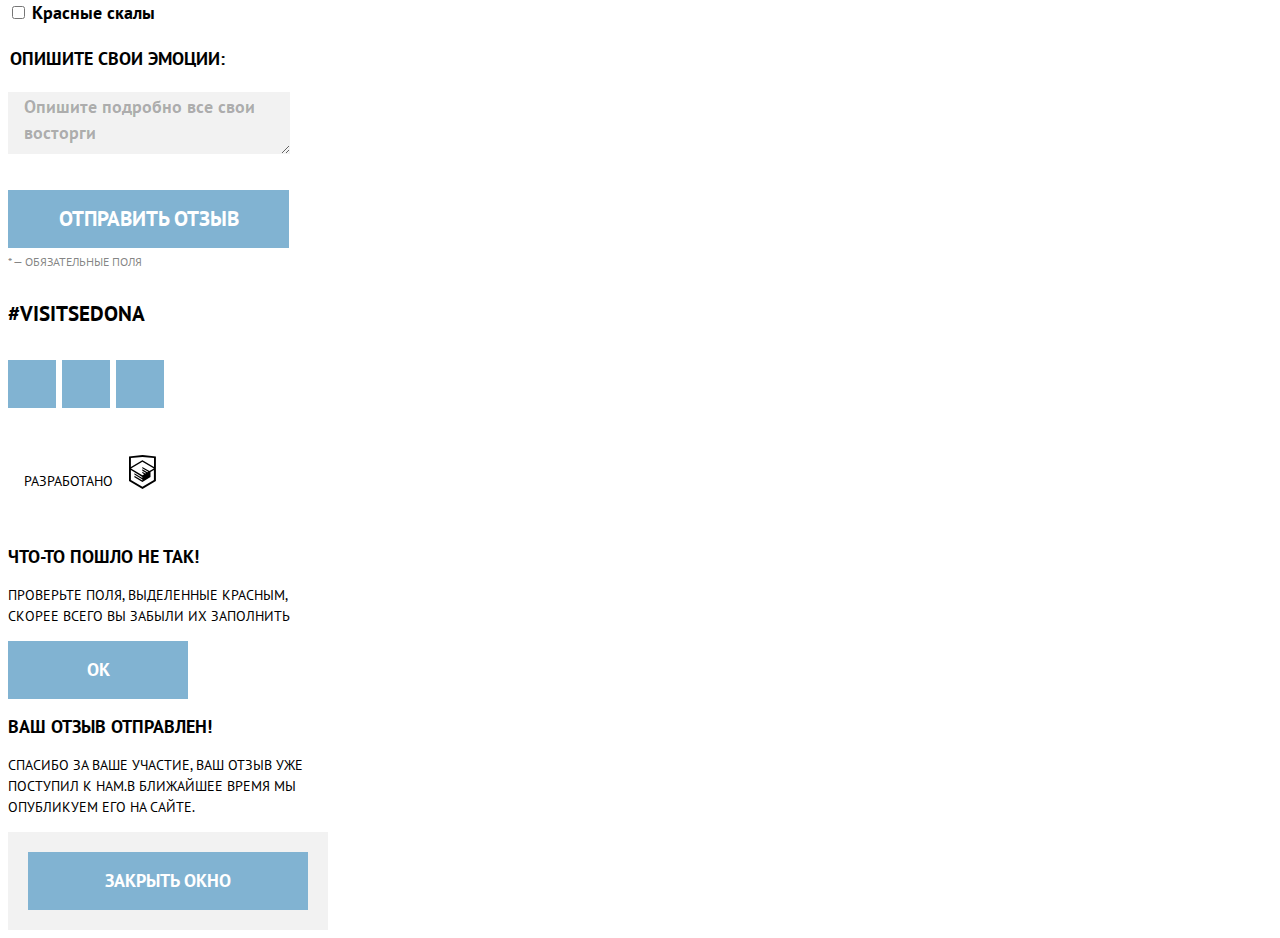
<file: 4/form.html>
<!DOCTYPE html>
<html class="page" lang="ru">
  <head>
    <meta charset="utf-8">
    <title>HTML Academy: Седона</title>
    <link rel="stylesheet" href="css/style.css">
    <base href="https://htmlacademy-adaptive.github.io/1919603-sedona-25/4/">
</head>
  <body>
    <header class="main-header">
      <a class="main-header__logo">
        <img src="img/logo.svg" width="185" height="96" alt="Гостиницы Седоны.">
      </a>
      <nav class="main-navigation">
        <button class="main-navigation__toggle" type="button">
          <span class="visually-hidden">Открыть меню</span>
        </button>
        <div class="main-navigation__wrapper">
          <ul class="main-navigation__list site-list">
            <li class="site-list__item site-list__item--active">
              <a class="site-list__link" href="index.html">
                Главная
              </a>
            </li>
            <li class="site-list__item">
              <a class="site-list__link" href="photo.html">
                Фото и видео
              </a>
            </li>
            <li class="site-list__item site-list__item--active">
              <a class="site-list__link">
                форма отзыва
              </a>
            </li>
            <li class="site-list__item">
              <a class="site-list__link" href="https://htmlacademy.ru/intensive/adaptive">
                HTML Academy
              </a>
            </li>
          </ul>
        </div>
      </nav>
    </header>
    <main class="main-container">
      <section class="welcome">
        <div class="welcome__logo">
          <img class="welcome__logo-image" src="img/small-welcome-logo.svg" alt="Добро пожаловать в Седону." width="229" height="39">
        </div>
        <div class="welcome_wrapper">
          <h1 class="welcome__title">Оставьте свой отзыв</h1>
          <p class="welcome__subtitle">Помогите нашим отелям стать лучше! оставьте отзыв о них, а также о посещенных вами достопримечательностях</p>
        </div>
      </section>
      <section class="feedback">
        <h2 class="visually-hidden">Форма отзыва</h2>
        <form class="feedback__form feedback-form" action="https://echo.htmlacademy.ru/" method="get">
          <fieldset class="feedback-form__fieldset introduce-yourself">
            <legend class="feedback-form__title">Представьтесь:</legend>
            <div class="feedback-form__field-group">
              <label class="feedback-form__label input-block">
                <span class="input-block__title">Имя*:</span>
                <input class="input-block__field" type="text" name="form-field" placeholder="Пётр" required>
              </label>
              <label class="feedback-form__label input-block">
                <span class="input-block__title">Фамилия*:</span>
                <input class="input-block__field" type="text" name="form-field" placeholder="Пустота" required>
              </label>
              <label class="feedback-form__label input-block">
                <span class="input-block__title">Отчество:</span>
                <input class="input-block__field" type="text" name="form-field" placeholder="Викторович" required>
              </label>
            </div>
          </fieldset>
          <fieldset class="feedback-form__fieldset contacts">
            <legend class="feedback-form__title">Контактная информация:</legend>
            <div class="feedback-form__field-group">
              <label class="feedback-form__label input-block input-block--telephone">
                <span class="input-block__title">Контактный телефон*:</span>
                <input class="input-block__field" placeholder="Введите телефон" type="text" name="field-telephone" required>
              </label>
              <label class="feedback-form__label input-block input-block--e-mail">
                <span class="input-block__title">Электронная почта*:</span>
                <input class="input-block__field" placeholder="Введите e-mail" type="text" name="field-email" required>
              </label>
            </div>
          </fieldset>
          <fieldset class="feedback-form__fieldset impressions">
            <legend class="feedback-form__title">Ваше общее впечатление:</legend>
            <div class="feedback-form__field-group">
              <ul class="feedback-form__list">
                <li class="feedback-form__item">
                  <label class="feedback-form__label control-mark-block">
                    <input class="control-mark-block__input" type="radio" name="impressions" value="positive" checked>
                    <span class="control-mark-block__mark"></span>
                    <span class="control-mark-block__label">Скорее положительное</span>
                  </label>
                </li>
                <li class="feedback-form__item">
                  <label class="feedback-form__label control-mark-block">
                    <input class="control-mark-block__input" type="radio" name="impressions" value="negative">
                    <span class="control-mark-block__mark"></span>
                    <span class="control-mark-block__label">Скорее отрицательное</span>
                  </label>
                </li>
                <li class="feedback-form__item">
                  <label class="feedback-form__label control-mark-block">
                    <input class="control-mark-block__input" type="radio" name="impressions" value="difficult">
                    <span class="control-mark-block__mark"></span>
                    <span class="control-mark-block__label">Затрудняюсь ответить</span>
                  </label>
                </li>
              </ul>
            </div>
          </fieldset>
          <fieldset class="feedback-form__fieldset attractions">
            <legend class="feedback-form__title">Посещенные достопримечательности:</legend>
            <div class="feedback-form__field-group">
              <ul class="feedback-form__list">
                <li class="feedback-form__item">
                  <label class="feedback-form__label control-mark-block control-mark-block--checkbox-mark">
                    <input class="control-mark-block__input" type="checkbox" name="devils-bridge" checked>
                    <span class="control-mark-block__mark"></span>
                    <span class="control-mark-block__label">Мост Дьявола</span>
                  </label>
                </li>
                <li class="feedback-form__item">
                  <label class="feedback-form__label control-mark-block control-mark-block--checkbox-mark">
                    <input class="control-mark-block__input" type="checkbox" name="bell-rock" checked>
                    <span class="control-mark-block__mark"></span>
                    <span class="control-mark-block__label">Гора-Колокол</span>
                  </label>
                </li>
                <li class="feedback-form__item">
                  <label class="feedback-form__label control-mark-block control-mark-block--checkbox-mark">
                    <input class="control-mark-block__input" type="checkbox" name="slide-park" checked>
                    <span class="control-mark-block__mark"></span>
                    <span class="control-mark-block__label">Слайд-парк</span>
                  </label>
                </li>
                <li class="feedback-form__item">
                  <label class="feedback-form__label control-mark-block control-mark-block--checkbox-mark">
                    <input class="control-mark-block__input" type="checkbox" name="red-rocks">
                    <span class="control-mark-block__mark"></span>
                    <span class="control-mark-block__label">Красные скалы</span>
                  </label>
                </li>
              </ul>
            </div>
          </fieldset>
          <fieldset class="feedback-form__fieldset comment">
            <legend class="feedback-form__title">Опишите свои эмоции:</legend>
            <div class="feedback-form__field-group">
              <label class="feedback-form__label input-block input-block--textarea">
                <span class="visually-hidden">Комментарий</span>
                <textarea class="input-block__field" name="comment" placeholder="Опишите подробно все свои восторги" cols="28" rows="5" wrap="hard"></textarea>
              </label>
            </div>
          </fieldset>
          <div class="feedback-form__button-wrapper">
            <button class="button feedback-form__button" type="submit">отправить отзыв</button>
            <p class="feedback-form__required">* — обязательные поля</p>
          </div>
        </form>
      </section>
    </main>
    <footer class="main-footer">
      <div class="main-footer__wrapper">
        <div class="main-footer__hashtag">
          <a class="main-footer__link-hashtag" href="#">#visitsedona</a>
        </div>
        <div class="social main-footer__social">
          <ul class="social__list">
            <li class="social__item">
              <a class="social__link social__link--vkontakte" href="https://vk.com/htmlacademy">
                <span class="visually-hidden">Мы в Вконтакте</span>
              </a>
            </li>
            <li class="social__item">
              <a class="social__link social__link--telegram" href="https://t.me/htmlacademy">
                <span class="visually-hidden">Мы в Ютубе</span>
              </a>
            </li>
            <li class="social__item">
              <a class="social__link social__link--youtube" href="https://www.youtube.com/user/htmlacademyru">
                <span class="visually-hidden">Мы в Телеграме</span>
              </a>
            </li>
          </ul>
        </div>
        <div class="copyright main-footer__copyright">
          <p class="copyright__text">Разработано</p>
          <a class="copyright__link" href="https://htmlacademy.ru/intensive/adaptive">
            <svg width="27" height="35" viewBox="0 0 27 35" fill="none" xmlns="http://www.w3.org/2000/svg">
              <path d="M13.6 0H13.5L0 1.4V26.1L13.5 34.1L26.9 26.1V1.4L13.6 0ZM25 12.1L13.5 5.3V5.2H13.4L13.3 5.1V5.2L1.9 12.1V3.1L13.4 1.9L25 3.1V12.1ZM13.4 6.8L24.9 13.5L20.4 16.1L13.3 11.9V13.3L19.2 16.8L18.3 17.3L13.3 14.3V15.7L17.1 18L16.3 18.5L13.3 16.7V18.1L15.2 19.2L13.4 20.3L2 13.6L13.4 6.8ZM1.9 15.1L13.3 21.9V22.9L5.4 18.2V19.6L13.4 24.4V25.5L5.4 20.8V22.2L13.4 27L21.5 22.1V16.9L24.9 14.9V24.9L13.4 31.8L1.9 25V15.1Z" fill="black"/>
            </svg>
            <span class="visually-hidden">HTML Academy</span>
          </a>
        </div>
      </div>
    </footer>
    <div class="modal-container modal-failure">
      <div class="modal">
        <h2 class="modal__title">что-то пошло не так!</h2>
        <p class="modal__subtitle">Проверьте поля, выделенные красным, скорее всего вы забыли их заполнить</p>
        <button class="modal__close-button">Ок</button>
      </div>
    </div>
    <div class="modal-container modal-success">
      <div class="modal">
        <h2 class="modal__title">Ваш отзыв отправлен!</h2>
        <p class="modal__subtitle">Спасибо за ваше участие, ваш отзыв уже поступил к нам.В ближайшее время мы опубликуем его на сайте.</p>
        <div class="modal__close-button-wrapper">
          <button class="modal__close-button">закрыть окно</button>
        </div>
      </div>
    </div>
  </body>
</html>
</file>
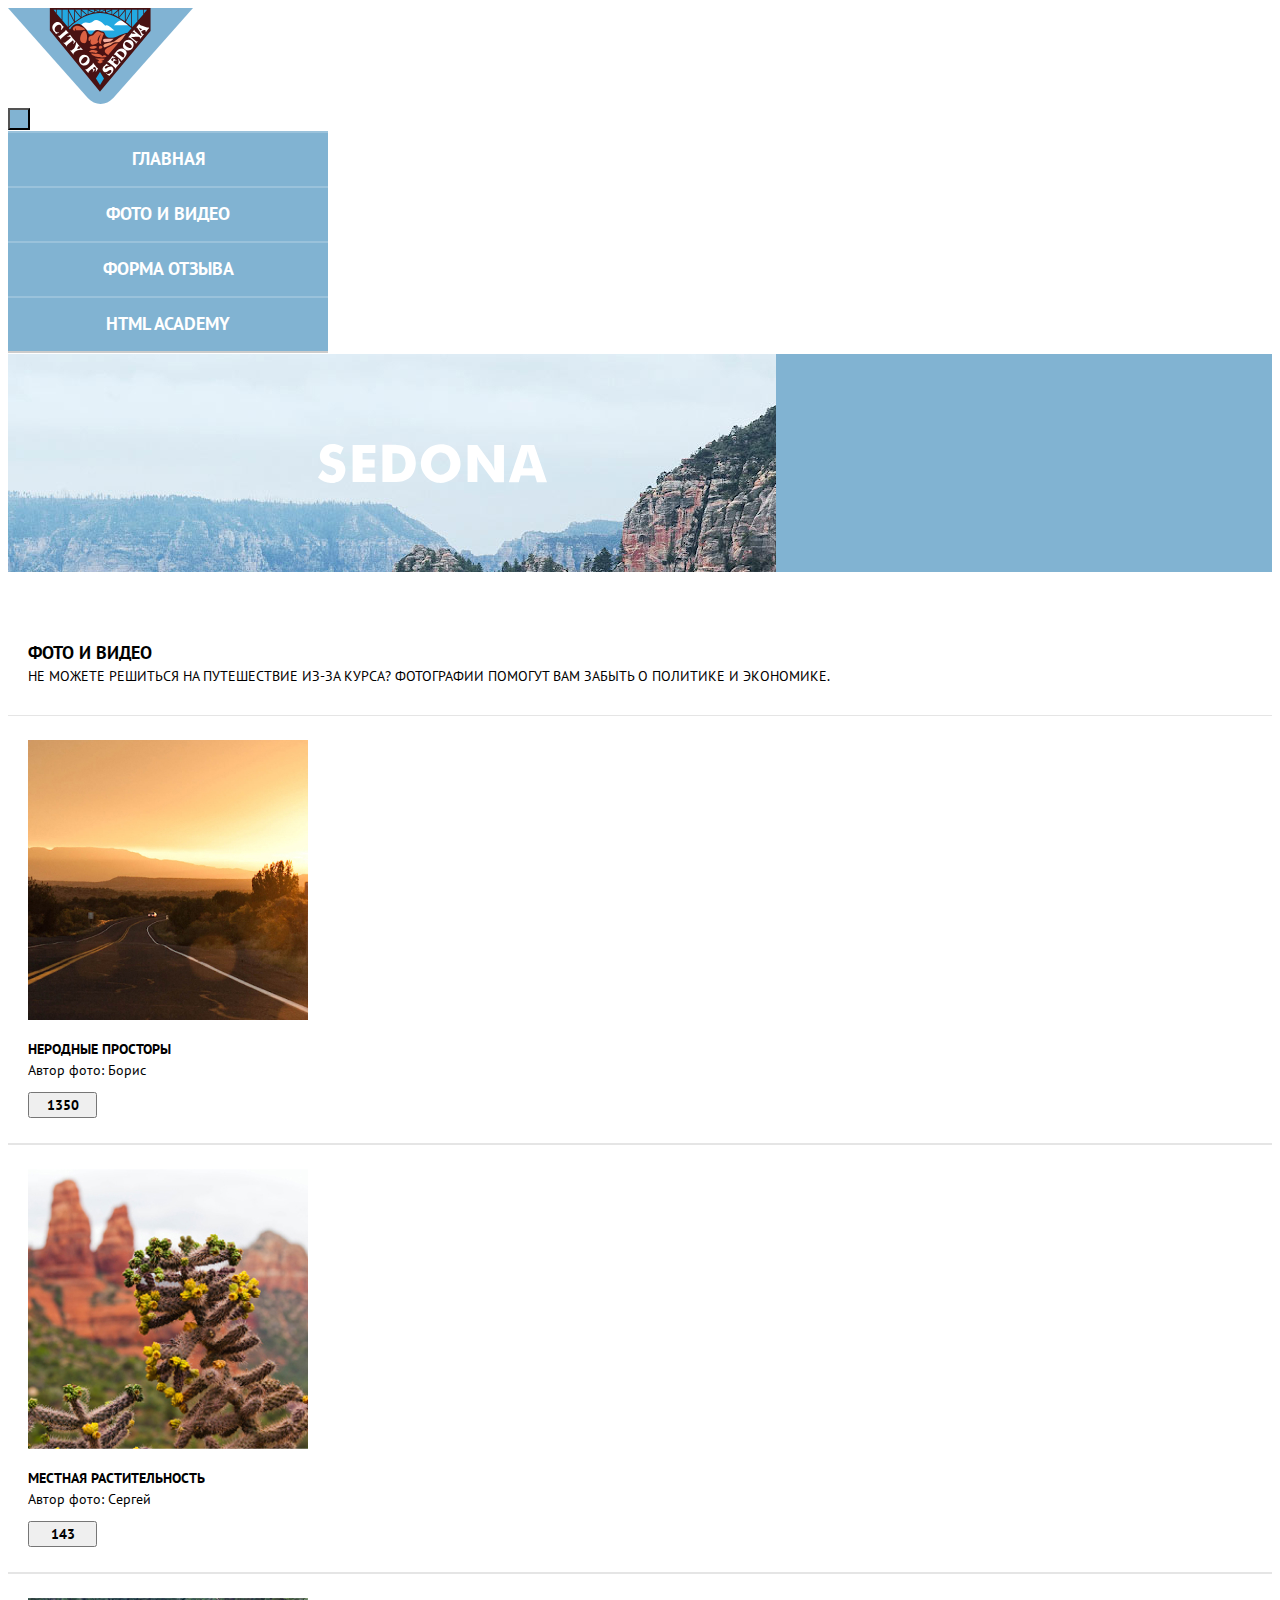
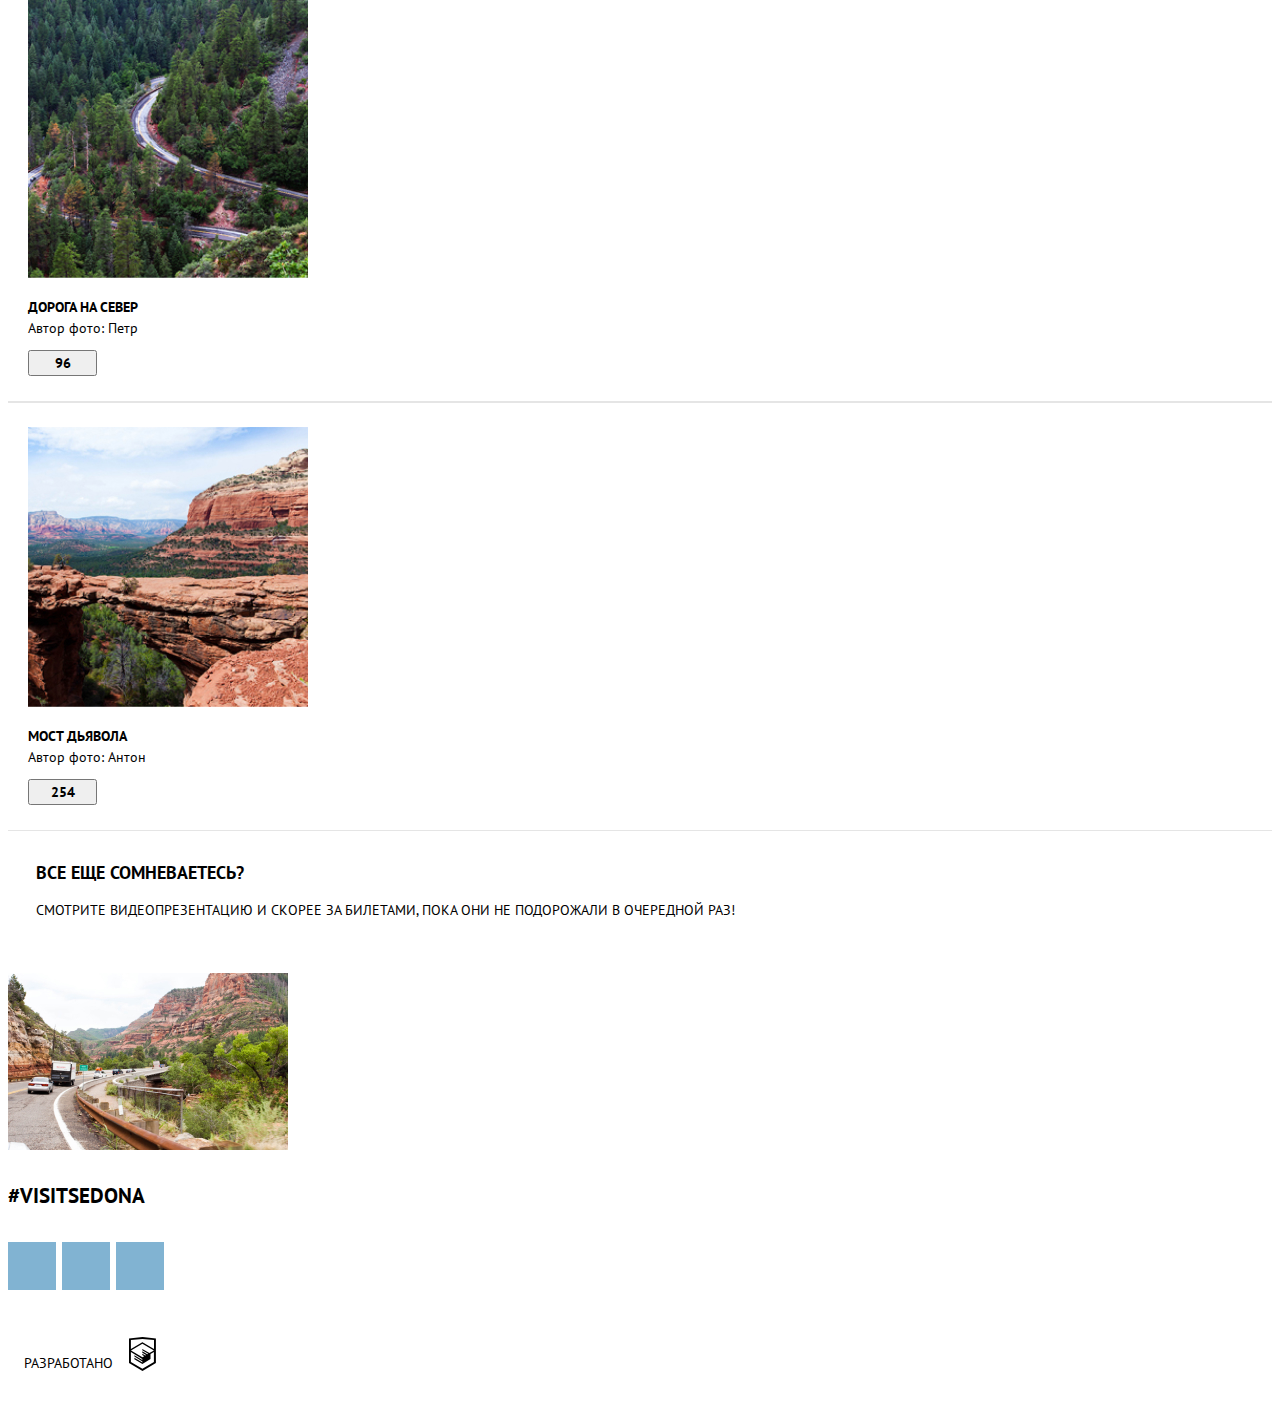
<file: 4/photo.html>
<!DOCTYPE html>
<html class="page" lang="ru">
  <head>
    <meta charset="utf-8">
    <title>HTML Academy: Седона</title>
    <link rel="stylesheet" href="css/style.css">
    <base href="https://htmlacademy-adaptive.github.io/1919603-sedona-25/4/">
</head>
  <body>
    <header class="main-header">
      <a class="main-header__logo">
        <img src="img/logo.svg" width="185" height="96" alt="Гостиницы Седоны.">
      </a>
      <nav class="main-navigation">
        <button class="main-navigation__toggle" type="button">
          <span class="visually-hidden">Открыть меню</span>
        </button>
        <div class="main-navigation__wrapper">
          <ul class="main-navigation__list site-list">
            <li class="site-list__item">
              <a class="site-list__link" href="index.html">
                Главная
              </a>
            </li>
            <li class="site-list__item site-list__item--active">
              <a class="site-list__link">
                Фото и видео
              </a>
            </li>
            <li class="site-list__item">
              <a class="site-list__link" href="form.html">
                форма отзыва
              </a>
            </li>
            <li class="site-list__item">
              <a class="site-list__link" href="https://htmlacademy.ru/intensive/adaptive">
                HTML Academy
              </a>
            </li>
          </ul>
        </div>
      </nav>
    </header>
    <main class="main-container">
      <section class="welcome">
        <div class="welcome__logo">
          <img class="welcome__logo-image" src="img/small-welcome-logo.svg" alt="Добро пожаловать в Седону." width="229" height="39">
        </div>
        <div class="welcome_wrapper">
          <h1 class="welcome__title">Фото и видео</h1>
          <p class="welcome__subtitle">Не можете решиться на путешествие из-за курса? Фотографии помогут вам забыть о политике и экономике.</p>
        </div>
      </section>
      <section class="photo-gallery">
        <h2 class="visually-hidden">Галерея</h2>
        <ul class="photo-gallery__list">
          <li class="photo-gallery__item card-block">
            <h3 class="card-block__title">Неродные просторы</h3>
            <p class="card-block__author">Автор фото: Борис</p>
            <button class="button card-block__button-like">1350</button>
            <a class="card-block__img-link" href="#">
              <img class="card-block__img" src="img/mobile-road.jpg" alt="Дорога в закат." width="280" height="280">
            </a>
          </li>
          <li class="photo-gallery__item card-block">
            <h3 class="card-block__title">Местная растительность</h3>
            <p class="card-block__author">Автор фото: Сергей</p>
            <button class="button card-block__button-like">143</button>
            <a class="card-block__img-link" href="#">
              <img class="card-block__img" src="img/mobile-cactus.jpg" alt="Кактус." width="280" height="280">
            </a>
          </li>
          <li class="photo-gallery__item card-block">
            <h3 class="card-block__title">Дорога на север</h3>
            <p class="card-block__author">Автор фото: Петр</p>
            <button class="button card-block__button-like">96</button>
            <a class="card-block__img-link" href="#">
              <img class="card-block__img" src="img/mobile-mountain-road.jpg" alt="Горная дорога." width="280" height="280">
            </a>
          </li>
          <li class="photo-gallery__item card-block">
            <h3 class="card-block__title">Мост дьявола</h3>
            <p class="card-block__author">Автор фото: Антон</p>
            <button class="button card-block__button-like">254</button>
            <a class="card-block__img-link" href="#">
              <img class="card-block__img" src="img/mobile-canyon.jpg" alt="Каньон." width="280" height="280">
            </a>
          </li>
        </ul>
      </section>
      <section class="video-presentation">
        <div class="video-presentation__wrapper">
          <h1 class="video-presentation__title">Все еще сомневаетесь?</h1>
          <p class="video-presentation__subtitle">Смотрите видеопрезентацию и скорее за билетами, пока они не подорожали в очередной раз!</p>
        </div>
        <img class="video-presentation__video" src="img/video-mobile.jpg" alt="видео." width="280" height="177">
      </section>
    </main>
    <footer class="main-footer">
      <div class="main-footer__wrapper">
        <div class="main-footer__hashtag">
          <a class="main-footer__link-hashtag" href="#">#visitsedona</a>
        </div>
        <div class="social main-footer__social">
          <ul class="social__list">
            <li class="social__item">
              <a class="social__link social__link--vkontakte" href="https://vk.com/htmlacademy">
                <span class="visually-hidden">Мы в Вконтакте</span>
              </a>
            </li>
            <li class="social__item">
              <a class="social__link social__link--telegram" href="https://t.me/htmlacademy">
                <span class="visually-hidden">Мы в Ютубе</span>
              </a>
            </li>
            <li class="social__item">
              <a class="social__link social__link--youtube" href="https://www.youtube.com/user/htmlacademyru">
                <span class="visually-hidden">Мы в Телеграме</span>
              </a>
            </li>
          </ul>
        </div>
        <div class="copyright main-footer__copyright">
          <p class="copyright__text">Разработано</p>
          <a class="copyright__link" href="https://htmlacademy.ru/intensive/adaptive">
            <svg width="27" height="35" viewBox="0 0 27 35" fill="none" xmlns="http://www.w3.org/2000/svg">
              <path d="M13.6 0H13.5L0 1.4V26.1L13.5 34.1L26.9 26.1V1.4L13.6 0ZM25 12.1L13.5 5.3V5.2H13.4L13.3 5.1V5.2L1.9 12.1V3.1L13.4 1.9L25 3.1V12.1ZM13.4 6.8L24.9 13.5L20.4 16.1L13.3 11.9V13.3L19.2 16.8L18.3 17.3L13.3 14.3V15.7L17.1 18L16.3 18.5L13.3 16.7V18.1L15.2 19.2L13.4 20.3L2 13.6L13.4 6.8ZM1.9 15.1L13.3 21.9V22.9L5.4 18.2V19.6L13.4 24.4V25.5L5.4 20.8V22.2L13.4 27L21.5 22.1V16.9L24.9 14.9V24.9L13.4 31.8L1.9 25V15.1Z" fill="black"/>
            </svg>
            <span class="visually-hidden">HTML Academy</span>
          </a>
        </div>
      </div>
    </footer>
  </body>
</html>
</file>
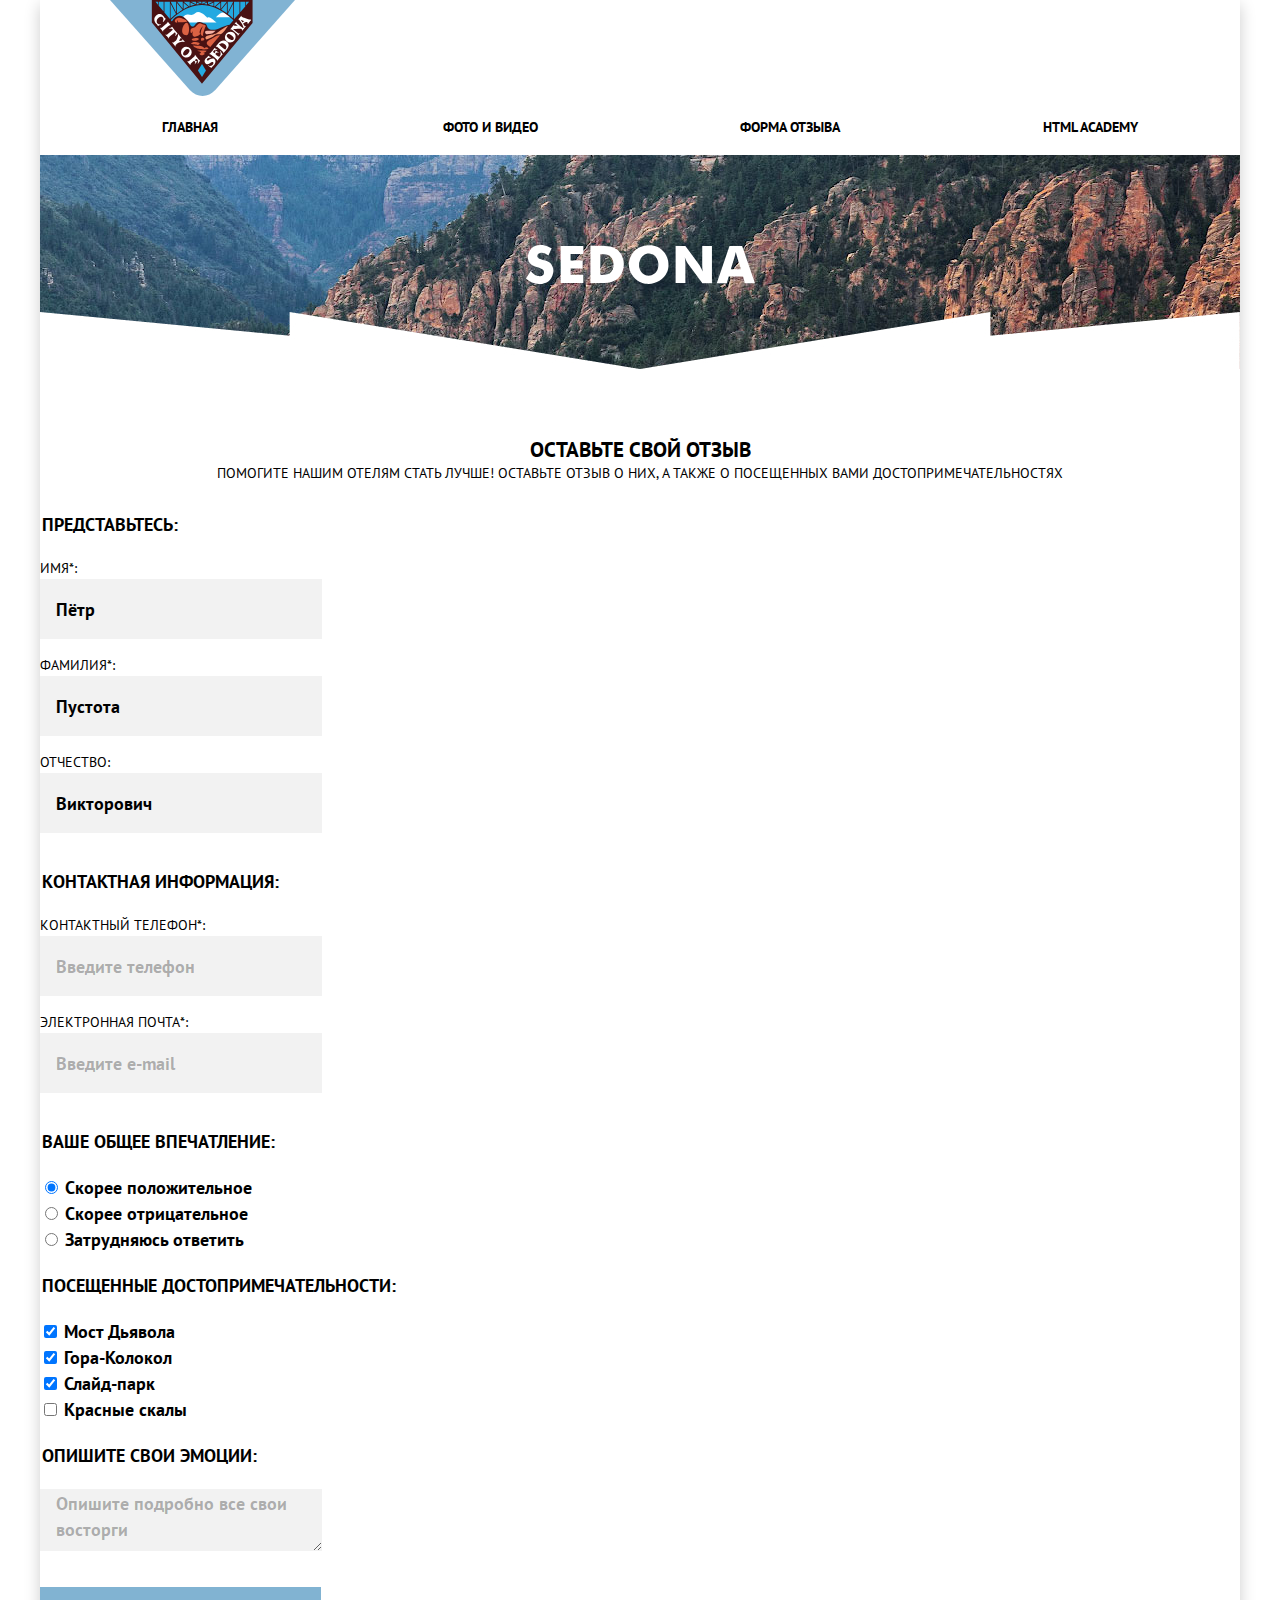
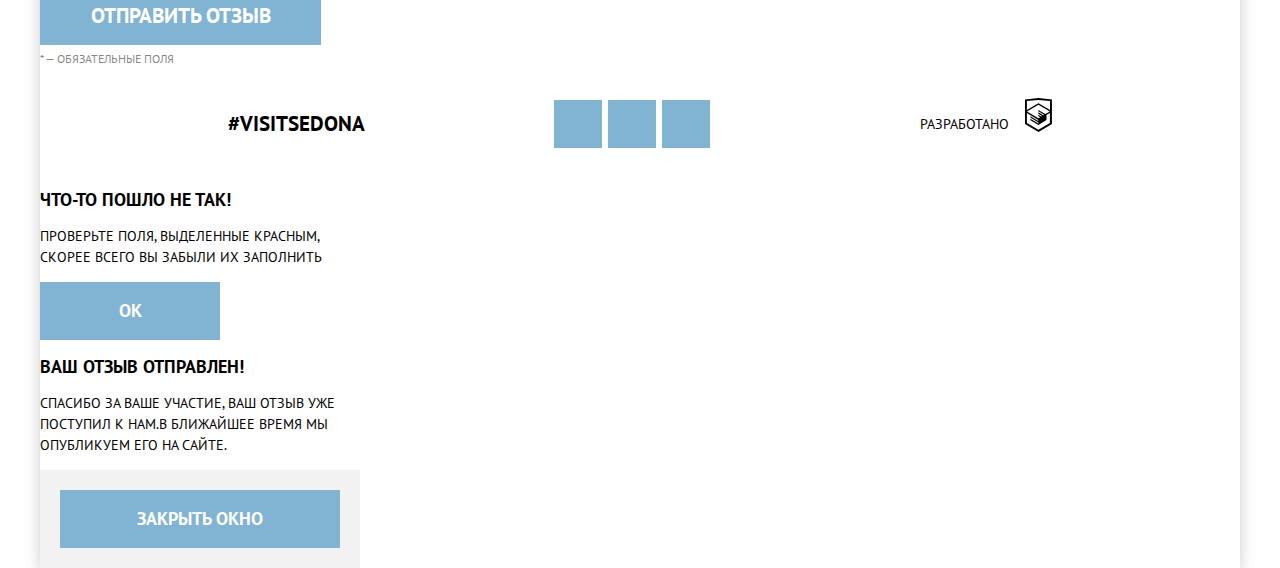
<file: 5/form.html>
<!DOCTYPE html>
<html class="page" lang="ru">
  <head>
    <meta charset="utf-8">
    <title>HTML Academy: Седона</title>
    <link rel="stylesheet" href="css/style.css">
    <base href="https://htmlacademy-adaptive.github.io/1919603-sedona-25/5/">
</head>
  <body class="page__body">
    <div class="page__container">
      <header class="main-header">
        <a class="main-header__logo">
          <img src="img/logo.svg" width="185" height="96" alt="Гостиницы Седоны.">
        </a>
        <nav class="main-navigation">
          <button class="main-navigation__toggle" type="button">
            <span class="visually-hidden">Открыть меню</span>
          </button>
          <div class="main-navigation__wrapper">
            <ul class="main-navigation__list site-list">
              <li class="site-list__item site-list__item--active">
                <a class="site-list__link" href="index.html">
                  Главная
                </a>
              </li>
              <li class="site-list__item">
                <a class="site-list__link" href="photo.html">
                  Фото и видео
                </a>
              </li>
              <li class="site-list__item site-list__item--active">
                <a class="site-list__link">
                  форма отзыва
                </a>
              </li>
              <li class="site-list__item">
                <a class="site-list__link" href="https://htmlacademy.ru/intensive/adaptive">
                  HTML Academy
                </a>
              </li>
            </ul>
          </div>
        </nav>
      </header>
      <main class="main-container">
        <section class="welcome">
          <div class="welcome__logo">
            <img class="welcome__logo-image" src="img/small-welcome-logo.svg" alt="Добро пожаловать в Седону." width="229" height="39">
          </div>
          <div class="welcome__wrapper">
            <h1 class="welcome__title">Оставьте свой отзыв</h1>
            <p class="welcome__subtitle">Помогите нашим отелям стать лучше! оставьте отзыв о них, а также о посещенных вами достопримечательностях</p>
          </div>
        </section>
        <section class="feedback">
          <h2 class="visually-hidden">Форма отзыва</h2>
          <form class="feedback__form feedback-form" action="https://echo.htmlacademy.ru/" method="get">
            <fieldset class="feedback-form__fieldset introduce-yourself">
              <legend class="feedback-form__title">Представьтесь:</legend>
              <div class="feedback-form__field-group">
                <label class="feedback-form__label input-block">
                  <span class="input-block__title">Имя*:</span>
                  <input class="input-block__field" type="text" name="form-field" placeholder="Пётр" required>
                </label>
                <label class="feedback-form__label input-block">
                  <span class="input-block__title">Фамилия*:</span>
                  <input class="input-block__field" type="text" name="form-field" placeholder="Пустота" required>
                </label>
                <label class="feedback-form__label input-block">
                  <span class="input-block__title">Отчество:</span>
                  <input class="input-block__field" type="text" name="form-field" placeholder="Викторович" required>
                </label>
              </div>
            </fieldset>
            <fieldset class="feedback-form__fieldset contacts">
              <legend class="feedback-form__title">Контактная информация:</legend>
              <div class="feedback-form__field-group">
                <label class="feedback-form__label input-block input-block--telephone">
                  <span class="input-block__title">Контактный телефон*:</span>
                  <input class="input-block__field input-block__field--comment" placeholder="Введите телефон" type="text" name="field-telephone" required>
                </label>
                <label class="feedback-form__label input-block input-block--e-mail">
                  <span class="input-block__title">Электронная почта*:</span>
                  <input class="input-block__field input-block__field--comment" placeholder="Введите e-mail" type="text" name="field-email" required>
                </label>
              </div>
            </fieldset>
            <fieldset class="feedback-form__fieldset impressions">
              <legend class="feedback-form__title">Ваше общее впечатление:</legend>
              <div class="feedback-form__field-group">
                <ul class="feedback-form__list">
                  <li class="feedback-form__item">
                    <label class="feedback-form__label control-mark-block">
                      <input class="control-mark-block__input" type="radio" name="impressions" value="positive" checked>
                      <span class="control-mark-block__mark"></span>
                      <span class="control-mark-block__label">Скорее положительное</span>
                    </label>
                  </li>
                  <li class="feedback-form__item">
                    <label class="feedback-form__label control-mark-block">
                      <input class="control-mark-block__input" type="radio" name="impressions" value="negative">
                      <span class="control-mark-block__mark"></span>
                      <span class="control-mark-block__label">Скорее отрицательное</span>
                    </label>
                  </li>
                  <li class="feedback-form__item">
                    <label class="feedback-form__label control-mark-block">
                      <input class="control-mark-block__input" type="radio" name="impressions" value="difficult">
                      <span class="control-mark-block__mark"></span>
                      <span class="control-mark-block__label">Затрудняюсь ответить</span>
                    </label>
                  </li>
                </ul>
              </div>
            </fieldset>
            <fieldset class="feedback-form__fieldset attractions">
              <legend class="feedback-form__title">Посещенные достопримечательности:</legend>
              <div class="feedback-form__field-group">
                <ul class="feedback-form__list">
                  <li class="feedback-form__item">
                    <label class="feedback-form__label control-mark-block control-mark-block--checkbox-mark">
                      <input class="control-mark-block__input" type="checkbox" name="devils-bridge" checked>
                      <span class="control-mark-block__mark"></span>
                      <span class="control-mark-block__label">Мост Дьявола</span>
                    </label>
                  </li>
                  <li class="feedback-form__item">
                    <label class="feedback-form__label control-mark-block control-mark-block--checkbox-mark">
                      <input class="control-mark-block__input" type="checkbox" name="bell-rock" checked>
                      <span class="control-mark-block__mark"></span>
                      <span class="control-mark-block__label">Гора-Колокол</span>
                    </label>
                  </li>
                  <li class="feedback-form__item">
                    <label class="feedback-form__label control-mark-block control-mark-block--checkbox-mark">
                      <input class="control-mark-block__input" type="checkbox" name="slide-park" checked>
                      <span class="control-mark-block__mark"></span>
                      <span class="control-mark-block__label">Слайд-парк</span>
                    </label>
                  </li>
                  <li class="feedback-form__item">
                    <label class="feedback-form__label control-mark-block control-mark-block--checkbox-mark">
                      <input class="control-mark-block__input" type="checkbox" name="red-rocks">
                      <span class="control-mark-block__mark"></span>
                      <span class="control-mark-block__label">Красные скалы</span>
                    </label>
                  </li>
                </ul>
              </div>
            </fieldset>
            <fieldset class="feedback-form__fieldset comment">
              <legend class="feedback-form__title">Опишите свои эмоции:</legend>
              <div class="feedback-form__field-group">
                <label class="feedback-form__label input-block input-block--textarea">
                  <span class="visually-hidden">Комментарий</span>
                  <textarea class="input-block__field input-block__field--comment" name="comment" placeholder="Опишите подробно все свои восторги" cols="28" rows="5" wrap="hard"></textarea>
                </label>
              </div>
            </fieldset>
            <div class="feedback-form__button-wrapper">
              <button class="button feedback-form__button" type="submit">отправить отзыв</button>
              <p class="feedback-form__required">* — обязательные поля</p>
            </div>
          </form>
        </section>
      </main>
      <footer class="main-footer">
        <div class="main-footer__wrapper">
          <div class="main-footer__hashtag">
            <a class="main-footer__link-hashtag" href="#">#visitsedona</a>
          </div>
          <div class="social main-footer__social">
            <ul class="social__list">
              <li class="social__item">
                <a class="social__link social__link--vkontakte" href="https://vk.com/htmlacademy">
                  <span class="visually-hidden">Мы в Вконтакте</span>
                </a>
              </li>
              <li class="social__item">
                <a class="social__link social__link--telegram" href="https://t.me/htmlacademy">
                  <span class="visually-hidden">Мы в Ютубе</span>
                </a>
              </li>
              <li class="social__item">
                <a class="social__link social__link--youtube" href="https://www.youtube.com/user/htmlacademyru">
                  <span class="visually-hidden">Мы в Телеграме</span>
                </a>
              </li>
            </ul>
          </div>
          <div class="copyright main-footer__copyright">
            <p class="copyright__text">Разработано</p>
            <a class="copyright__link" href="https://htmlacademy.ru/intensive/adaptive">
              <svg width="27" height="35" viewBox="0 0 27 35" fill="none" xmlns="http://www.w3.org/2000/svg">
                <path d="M13.6 0H13.5L0 1.4V26.1L13.5 34.1L26.9 26.1V1.4L13.6 0ZM25 12.1L13.5 5.3V5.2H13.4L13.3 5.1V5.2L1.9 12.1V3.1L13.4 1.9L25 3.1V12.1ZM13.4 6.8L24.9 13.5L20.4 16.1L13.3 11.9V13.3L19.2 16.8L18.3 17.3L13.3 14.3V15.7L17.1 18L16.3 18.5L13.3 16.7V18.1L15.2 19.2L13.4 20.3L2 13.6L13.4 6.8ZM1.9 15.1L13.3 21.9V22.9L5.4 18.2V19.6L13.4 24.4V25.5L5.4 20.8V22.2L13.4 27L21.5 22.1V16.9L24.9 14.9V24.9L13.4 31.8L1.9 25V15.1Z" fill="black"/>
              </svg>
              <span class="visually-hidden">HTML Academy</span>
            </a>
          </div>
        </div>
      </footer>
      <div class="modal modal-container">
        <div class="modal__failure">
          <h2 class="modal__title">что-то пошло не так!</h2>
          <p class="modal__subtitle">Проверьте поля, выделенные красным, скорее всего вы забыли их заполнить</p>
          <button class="button modal__close-button">Ок</button>
        </div>
      </div>
      <div class="modal modal-container modal-success">
        <div class="modal__success">
          <h2 class="modal__title">Ваш отзыв отправлен!</h2>
          <p class="modal__subtitle">Спасибо за ваше участие, ваш отзыв уже поступил к нам.В ближайшее время мы опубликуем его на сайте.</p>
          <div class="modal__close-button-wrapper">
            <button class="button modal__close-button modal__close-button--width_grey-field">закрыть окно</button>
          </div>
        </div>
      </div>
    </div>
  </body>
</html>
</file>
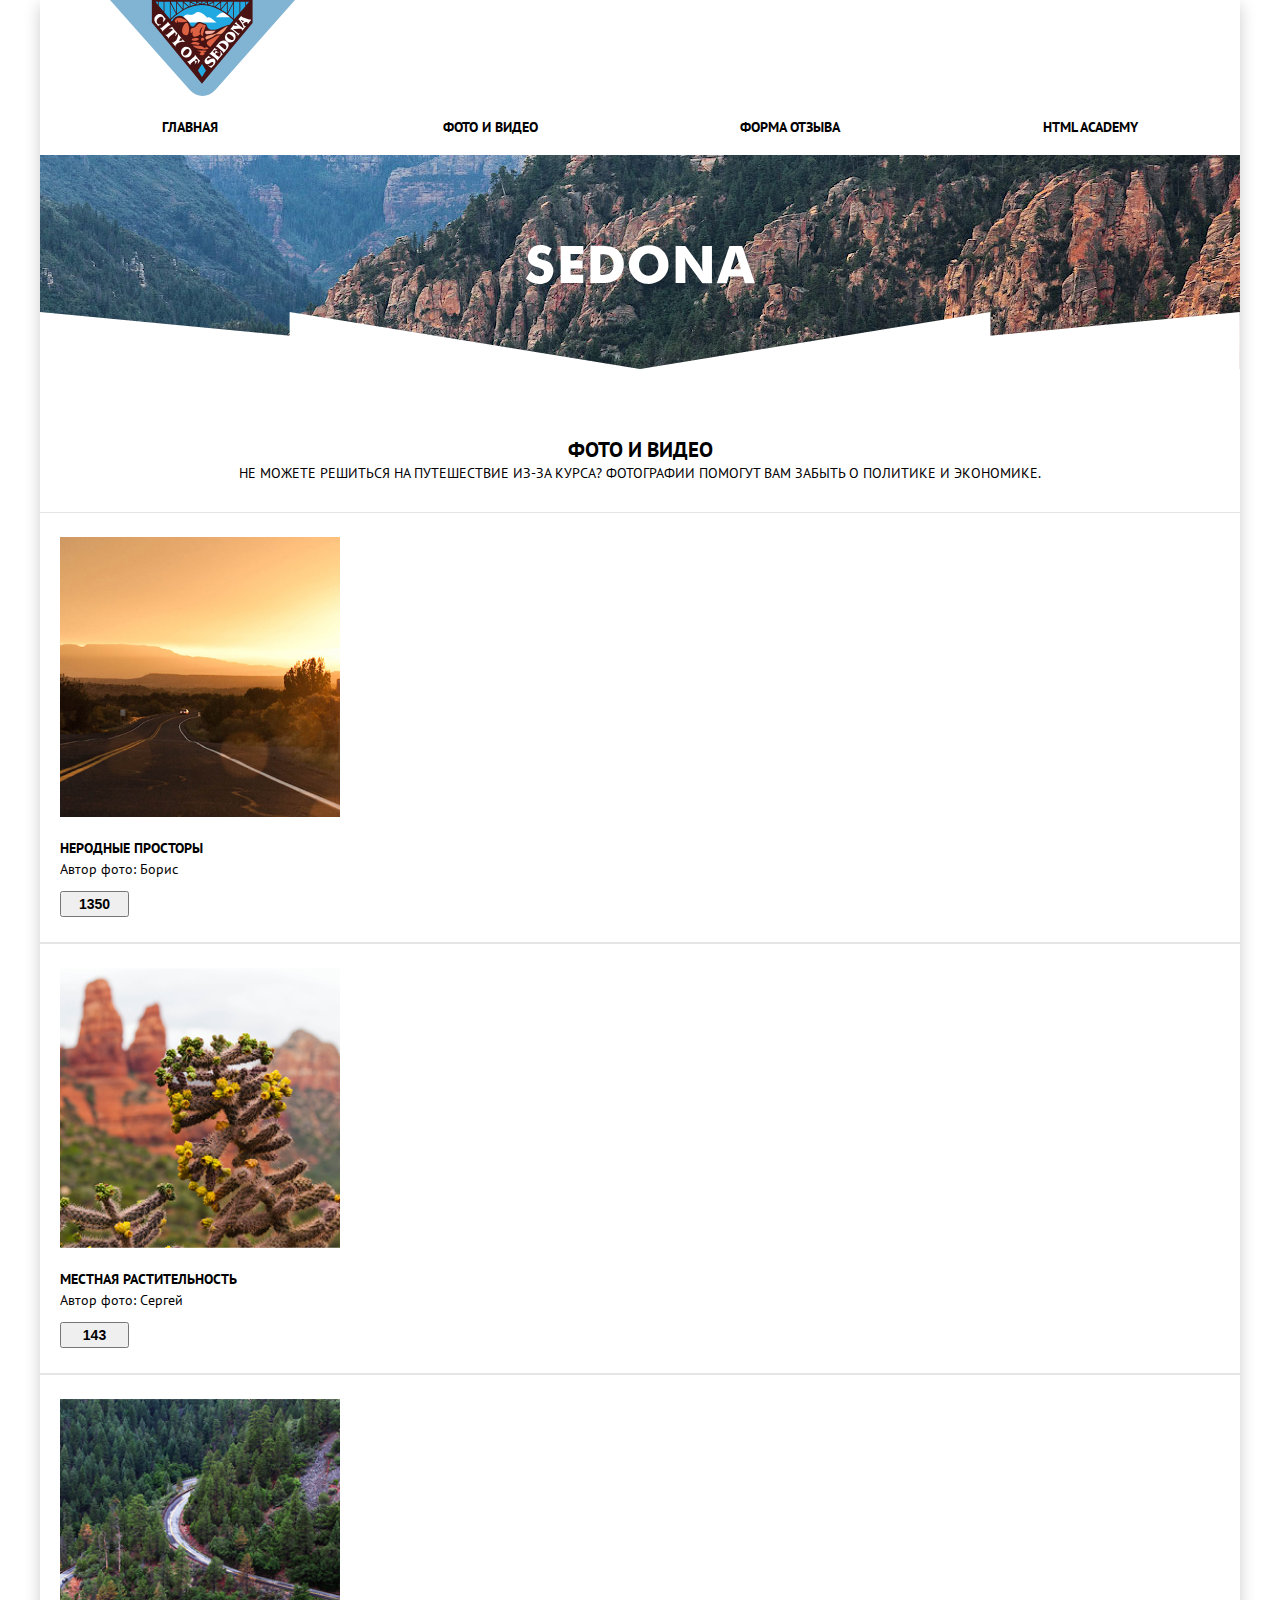
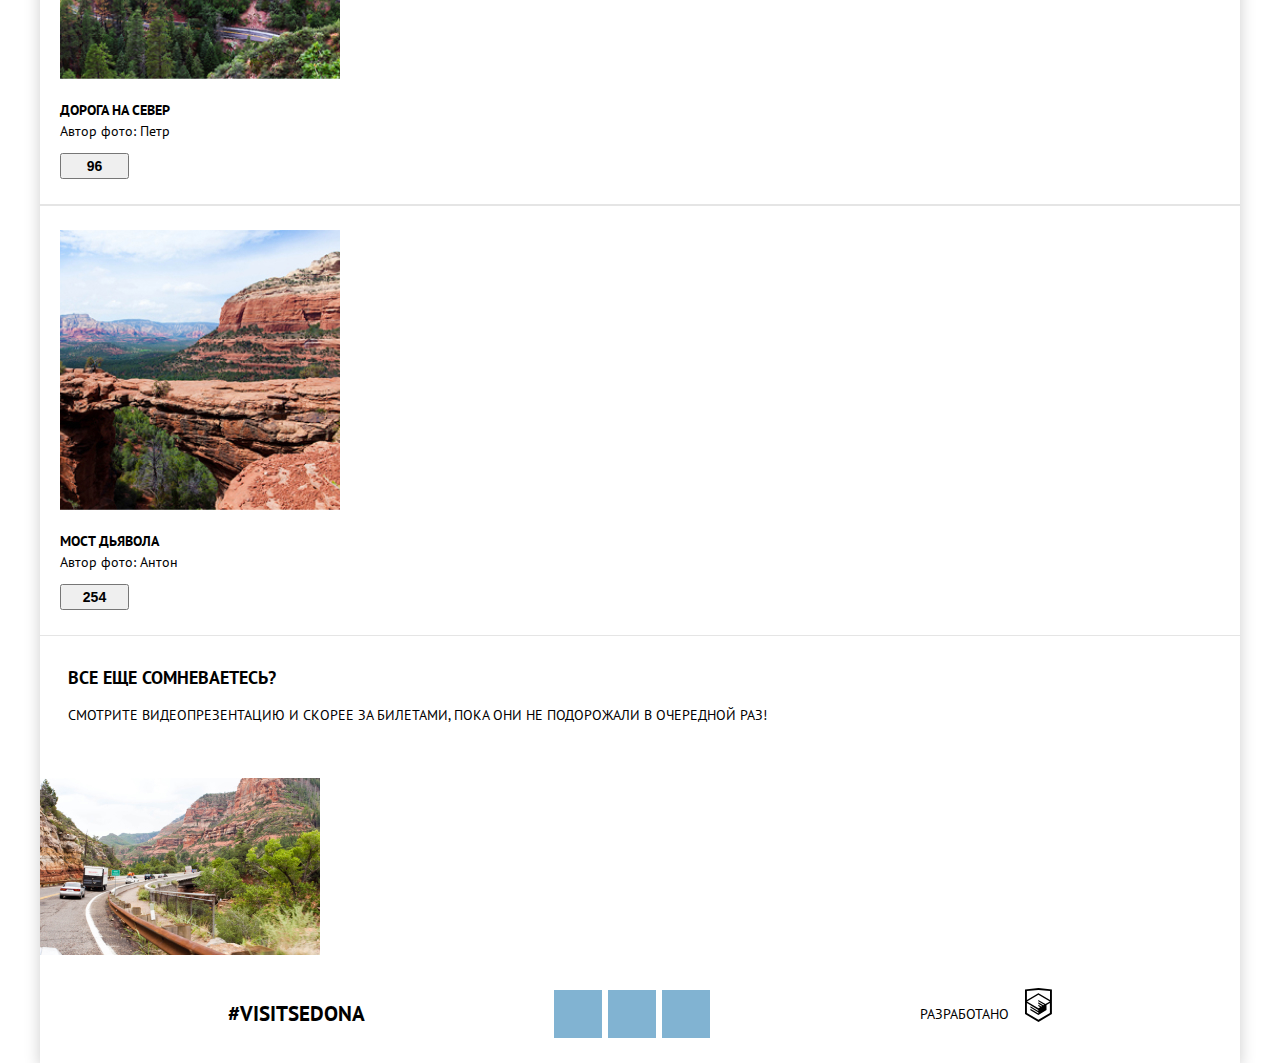
<file: 5/photo.html>
<!DOCTYPE html>
<html class="page" lang="ru">
  <head>
    <meta charset="utf-8">
    <title>HTML Academy: Седона</title>
    <link rel="stylesheet" href="css/style.css">
    <base href="https://htmlacademy-adaptive.github.io/1919603-sedona-25/5/">
</head>
  <body class="page__body">
    <div class="page__container">
      <header class="main-header">
        <a class="main-header__logo">
          <img src="img/logo.svg" width="185" height="96" alt="Гостиницы Седоны.">
        </a>
        <nav class="main-navigation">
          <button class="main-navigation__toggle" type="button">
            <span class="visually-hidden">Открыть меню</span>
          </button>
          <div class="main-navigation__wrapper">
            <ul class="main-navigation__list site-list">
              <li class="site-list__item">
                <a class="site-list__link" href="index.html">
                  Главная
                </a>
              </li>
              <li class="site-list__item site-list__item--active">
                <a class="site-list__link">
                  Фото и видео
                </a>
              </li>
              <li class="site-list__item">
                <a class="site-list__link" href="form.html">
                  форма отзыва
                </a>
              </li>
              <li class="site-list__item">
                <a class="site-list__link" href="https://htmlacademy.ru/intensive/adaptive">
                  HTML Academy
                </a>
              </li>
            </ul>
          </div>
        </nav>
      </header>
      <main class="main-container">
        <section class="welcome">
          <div class="welcome__logo">
            <img class="welcome__logo-image" src="img/small-welcome-logo.svg" alt="Добро пожаловать в Седону." width="229" height="39">
          </div>
          <div class="welcome__wrapper">
            <h1 class="welcome__title">Фото и видео</h1>
            <p class="welcome__subtitle">Не можете решиться на путешествие из-за курса? Фотографии помогут вам забыть о политике и экономике.</p>
          </div>
        </section>
        <section class="photo-gallery">
          <h2 class="visually-hidden">Галерея</h2>
          <ul class="photo-gallery__list">
            <li class="photo-gallery__item card-block">
              <h3 class="card-block__title">Неродные просторы</h3>
              <p class="card-block__author">Автор фото: Борис</p>
              <button class="card-block__like">1350</button>
              <a class="card-block__img-link" href="#">
                <img class="card-block__img" src="img/mobile-road.jpg" alt="Дорога в закат." width="280" height="280">
              </a>
            </li>
            <li class="photo-gallery__item card-block">
              <h3 class="card-block__title">Местная растительность</h3>
              <p class="card-block__author">Автор фото: Сергей</p>
              <button class="card-block__like">143</button>
              <a class="card-block__img-link" href="#">
                <img class="card-block__img" src="img/mobile-cactus.jpg" alt="Кактус." width="280" height="280">
              </a>
            </li>
            <li class="photo-gallery__item card-block">
              <h3 class="card-block__title">Дорога на север</h3>
              <p class="card-block__author">Автор фото: Петр</p>
              <button class="card-block__like">96</button>
              <a class="card-block__img-link" href="#">
                <img class="card-block__img" src="img/mobile-mountain-road.jpg" alt="Горная дорога." width="280" height="280">
              </a>
            </li>
            <li class="photo-gallery__item card-block">
              <h3 class="card-block__title">Мост дьявола</h3>
              <p class="card-block__author">Автор фото: Антон</p>
              <button class="card-block__like">254</button>
              <a class="card-block__img-link" href="#">
                <img class="card-block__img" src="img/mobile-canyon.jpg" alt="Каньон." width="280" height="280">
              </a>
            </li>
          </ul>
        </section>
        <section class="video-presentation">
          <div class="video-presentation__wrapper">
            <h1 class="video-presentation__title">Все еще сомневаетесь?</h1>
            <p class="video-presentation__subtitle">Смотрите видеопрезентацию и скорее за билетами, пока они не подорожали в очередной раз!</p>
          </div>
          <img class="video-presentation__video" src="img/video-mobile.jpg" alt="видео." width="280" height="177">
        </section>
      </main>
      <footer class="main-footer">
        <div class="main-footer__wrapper">
          <div class="main-footer__hashtag">
            <a class="main-footer__link-hashtag" href="#">#visitsedona</a>
          </div>
          <div class="social main-footer__social">
            <ul class="social__list">
              <li class="social__item">
                <a class="social__link social__link--vkontakte" href="https://vk.com/htmlacademy">
                  <span class="visually-hidden">Мы в Вконтакте</span>
                </a>
              </li>
              <li class="social__item">
                <a class="social__link social__link--telegram" href="https://t.me/htmlacademy">
                  <span class="visually-hidden">Мы в Ютубе</span>
                </a>
              </li>
              <li class="social__item">
                <a class="social__link social__link--youtube" href="https://www.youtube.com/user/htmlacademyru">
                  <span class="visually-hidden">Мы в Телеграме</span>
                </a>
              </li>
            </ul>
          </div>
          <div class="copyright main-footer__copyright">
            <p class="copyright__text">Разработано</p>
            <a class="copyright__link" href="https://htmlacademy.ru/intensive/adaptive">
              <svg width="27" height="35" viewBox="0 0 27 35" fill="none" xmlns="http://www.w3.org/2000/svg">
                <path d="M13.6 0H13.5L0 1.4V26.1L13.5 34.1L26.9 26.1V1.4L13.6 0ZM25 12.1L13.5 5.3V5.2H13.4L13.3 5.1V5.2L1.9 12.1V3.1L13.4 1.9L25 3.1V12.1ZM13.4 6.8L24.9 13.5L20.4 16.1L13.3 11.9V13.3L19.2 16.8L18.3 17.3L13.3 14.3V15.7L17.1 18L16.3 18.5L13.3 16.7V18.1L15.2 19.2L13.4 20.3L2 13.6L13.4 6.8ZM1.9 15.1L13.3 21.9V22.9L5.4 18.2V19.6L13.4 24.4V25.5L5.4 20.8V22.2L13.4 27L21.5 22.1V16.9L24.9 14.9V24.9L13.4 31.8L1.9 25V15.1Z" fill="black"/>
              </svg>
              <span class="visually-hidden">HTML Academy</span>
            </a>
          </div>
        </div>
      </footer>
    </div>
  </body>
</html>
</file>
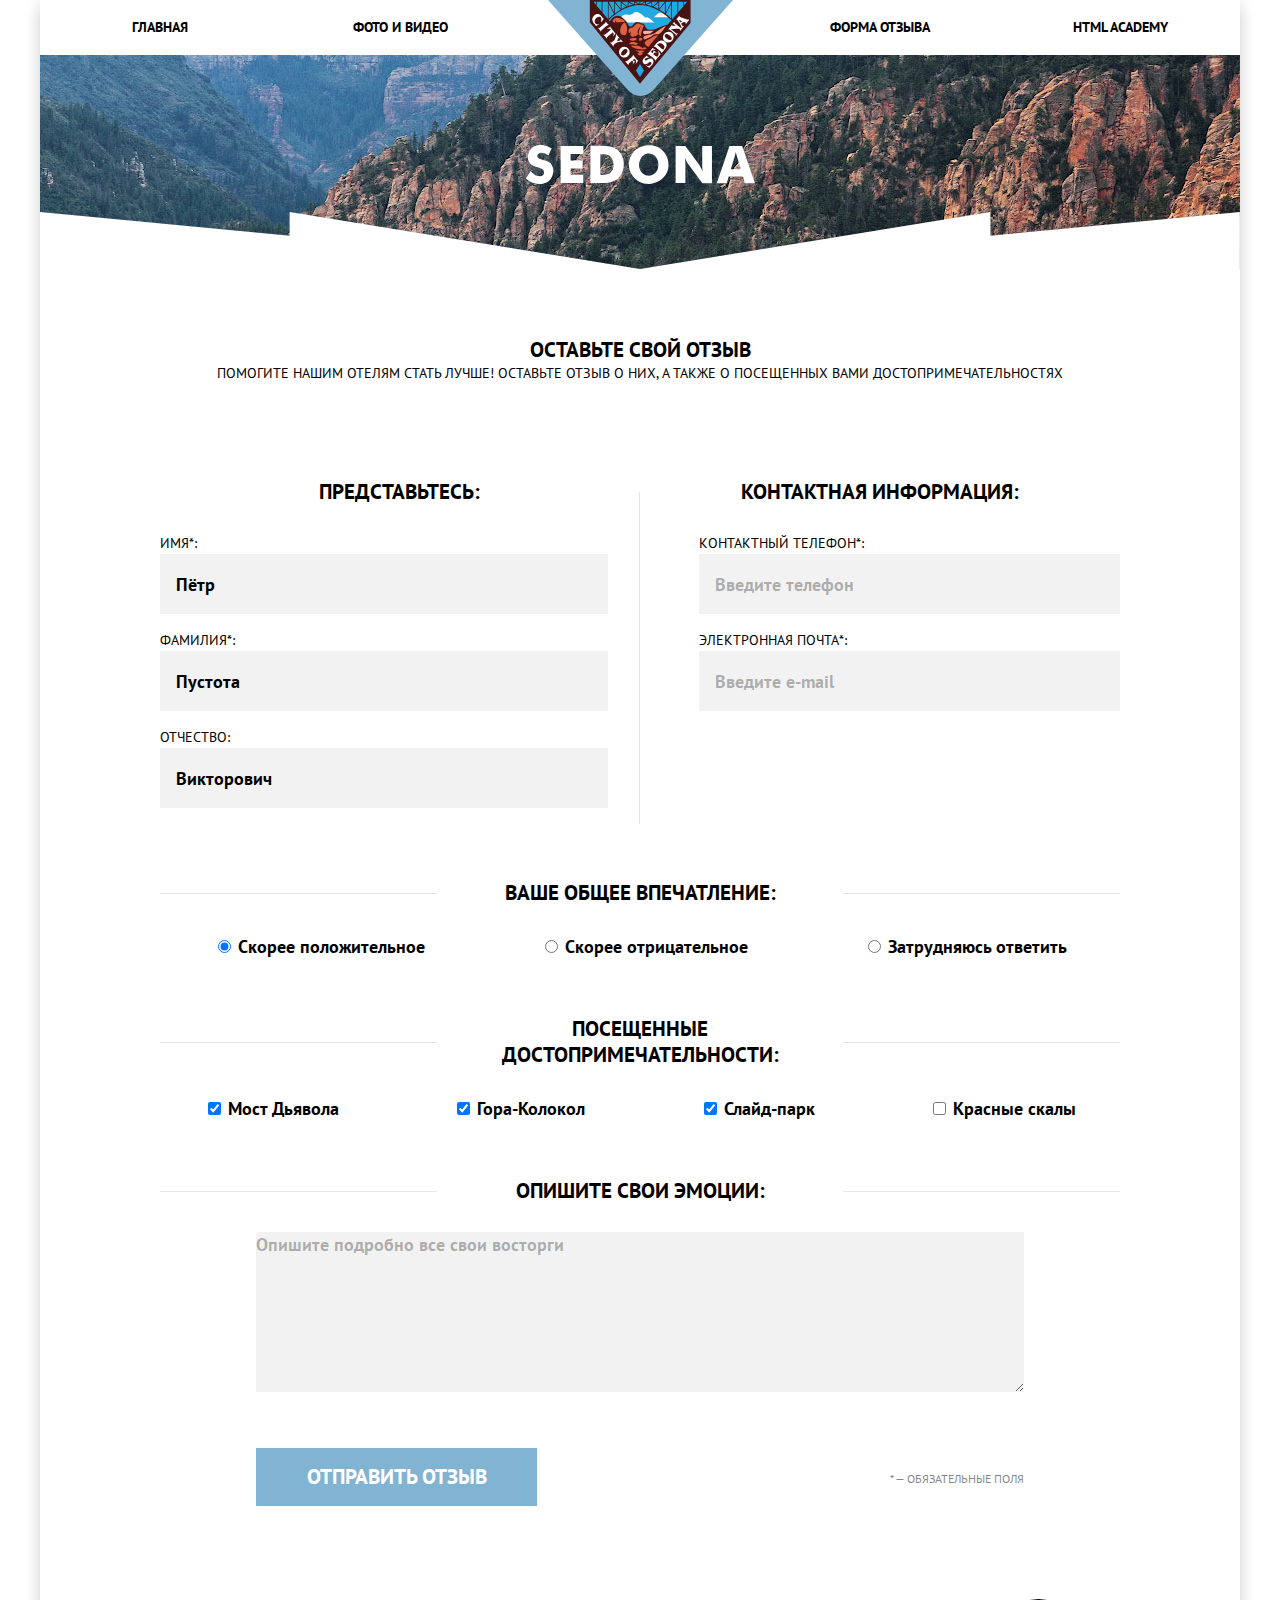
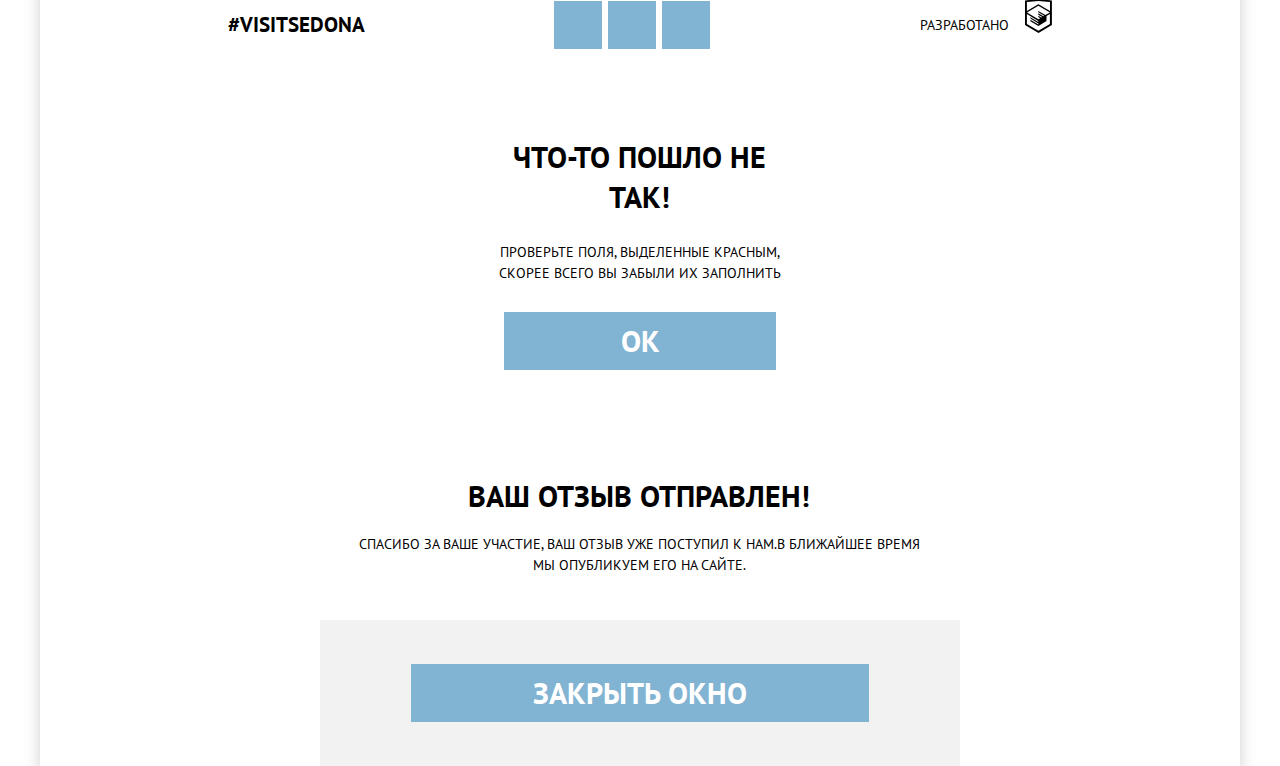
<file: 6/form.html>
<!DOCTYPE html>
<html class="page" lang="ru">
  <head>
    <meta charset="utf-8">
    <meta name="viewport" content="width=device-width, initial-scale=1">
    <title>HTML Academy: Седона</title>
    <link rel="stylesheet" href="css/style.css">
    <base href="https://htmlacademy-adaptive.github.io/1919603-sedona-25/6/">
</head>
  <body class="page__body">
    <div class="page__container">
      <header class="main-header">
        <a class="main-header__logo main-header__logo--hidden">
          <img src="img/logo.svg" width="185" height="96" alt="Гостиницы Седоны.">
        </a>
        <nav class="main-navigation">
          <button class="main-navigation__toggle" type="button">
            <svg width="23" height="22" viewBox="0 0 23 22" fill="none" xmlns="http://www.w3.org/2000/svg">
              <path d="M22.9 0H0V4H22.9V0Z" fill="#81B3D2"/>
              <path d="M22.9 9H0V13H22.9V9Z" fill="#81B3D2"/>
              <path d="M22.9 18H0V22H22.9V18Z" fill="#81B3D2"/>
            </svg>
            <span class="visually-hidden">Открыть меню</span>
          </button>
          <div class="main-navigation__wrapper">
            <ul class="main-navigation__list site-list">
              <li class="site-list__item site-list__item--active">
                <a class="site-list__link" href="index.html">
                  Главная
                </a>
              </li>
              <li class="site-list__item">
                <a class="site-list__link" href="photo.html">
                  Фото и видео
                </a>
              </li>
              <li class="site-list__item site-list__item--hidden">
                <a class="site-list__link site-list__link--hidden">
                  <img src="img/logo.svg" width="185" height="96" alt="Гостиницы Седоны.">
                </a>
              </li>
              <li class="site-list__item site-list__item--active">
                <a class="site-list__link">
                  форма отзыва
                </a>
              </li>
              <li class="site-list__item">
                <a class="site-list__link" href="https://htmlacademy.ru/intensive/adaptive">
                  HTML Academy
                </a>
              </li>
            </ul>
          </div>
        </nav>
      </header>
      <main class="main-container">
        <section class="welcome">
          <div class="welcome__logo">
            <img class="welcome__logo-image" src="img/small-welcome-logo.svg" alt="Добро пожаловать в Седону." width="229" height="39">
          </div>
          <div class="welcome__wrapper">
            <h1 class="welcome__title">Оставьте свой отзыв</h1>
            <p class="welcome__subtitle">Помогите нашим отелям стать лучше! оставьте отзыв о них, а также о посещенных вами достопримечательностях</p>
          </div>
        </section>
        <section class="feedback">
          <h2 class="visually-hidden">Форма отзыва</h2>
          <form class="feedback__form feedback-form" action="https://echo.htmlacademy.ru/" method="get">
            <fieldset class="feedback-form__fieldset introduce-yourself">
              <legend class="feedback-form__title">Представьтесь:</legend>
              <div class="feedback-form__field-group feedback-form__field-group--introduce-yourself">
                <label class="feedback-form__label input-block">
                  <span class="input-block__title">Имя*:</span>
                  <input class="input-block__field" type="text" name="form-field" placeholder="Пётр" required>
                </label>
                <label class="feedback-form__label input-block">
                  <span class="input-block__title">Фамилия*:</span>
                  <input class="input-block__field" type="text" name="form-field" placeholder="Пустота" required>
                </label>
                <label class="feedback-form__label input-block">
                  <span class="input-block__title">Отчество:</span>
                  <input class="input-block__field" type="text" name="form-field" placeholder="Викторович" required>
                </label>
              </div>
            </fieldset>
            <fieldset class="feedback-form__fieldset contacts">
              <legend class="feedback-form__title">Контактная информация:</legend>
              <div class="feedback-form__field-group feedback-form__field-group--contacts">
                <label class="feedback-form__label input-block input-block--telephone">
                  <span class="input-block__title">Контактный телефон*:</span>
                  <input class="input-block__field input-block__field--comment" placeholder="Введите телефон" type="text" name="field-telephone" required>
                </label>
                <label class="feedback-form__label input-block input-block--e-mail">
                  <span class="input-block__title">Электронная почта*:</span>
                  <input class="input-block__field input-block__field--comment" placeholder="Введите e-mail" type="text" name="field-email" required>
                </label>
              </div>
            </fieldset>
            <fieldset class="feedback-form__fieldset impressions">
              <legend class="feedback-form__title feedback-form__title--width">Ваше общее впечатление:</legend>
              <div class="feedback-form__field-group">
                <ul class="feedback-form__list feedback-form__list--impressions">
                  <li class="feedback-form__item">
                    <label class="feedback-form__label control-mark-block">
                      <input class="control-mark-block__input" type="radio" name="impressions" value="positive" checked>
                      <span class="control-mark-block__mark"></span>
                      <span class="control-mark-block__label">Скорее положительное</span>
                    </label>
                  </li>
                  <li class="feedback-form__item">
                    <label class="feedback-form__label control-mark-block">
                      <input class="control-mark-block__input" type="radio" name="impressions" value="negative">
                      <span class="control-mark-block__mark"></span>
                      <span class="control-mark-block__label">Скорее отрицательное</span>
                    </label>
                  </li>
                  <li class="feedback-form__item">
                    <label class="feedback-form__label control-mark-block">
                      <input class="control-mark-block__input" type="radio" name="impressions" value="difficult">
                      <span class="control-mark-block__mark"></span>
                      <span class="control-mark-block__label">Затрудняюсь ответить</span>
                    </label>
                  </li>
                </ul>
              </div>
            </fieldset>
            <fieldset class="feedback-form__fieldset attractions">
              <legend class="feedback-form__title feedback-form__title--width">Посещенные достопримечательности:</legend>
              <div class="feedback-form__field-group">
                <ul class="feedback-form__list feedback-form__list--attractions">
                  <li class="feedback-form__item">
                    <label class="feedback-form__label control-mark-block control-mark-block--checkbox-mark">
                      <input class="control-mark-block__input" type="checkbox" name="devils-bridge" checked>
                      <span class="control-mark-block__mark"></span>
                      <span class="control-mark-block__label">Мост Дьявола</span>
                    </label>
                  </li>
                  <li class="feedback-form__item">
                    <label class="feedback-form__label control-mark-block control-mark-block--checkbox-mark">
                      <input class="control-mark-block__input" type="checkbox" name="bell-rock" checked>
                      <span class="control-mark-block__mark"></span>
                      <span class="control-mark-block__label">Гора-Колокол</span>
                    </label>
                  </li>
                  <li class="feedback-form__item">
                    <label class="feedback-form__label control-mark-block control-mark-block--checkbox-mark">
                      <input class="control-mark-block__input" type="checkbox" name="slide-park" checked>
                      <span class="control-mark-block__mark"></span>
                      <span class="control-mark-block__label">Слайд-парк</span>
                    </label>
                  </li>
                  <li class="feedback-form__item">
                    <label class="feedback-form__label control-mark-block control-mark-block--checkbox-mark">
                      <input class="control-mark-block__input" type="checkbox" name="red-rocks">
                      <span class="control-mark-block__mark"></span>
                      <span class="control-mark-block__label">Красные скалы</span>
                    </label>
                  </li>
                </ul>
              </div>
            </fieldset>
            <fieldset class="feedback-form__fieldset comment">
              <legend class="feedback-form__title feedback-form__title--width">Опишите свои эмоции:</legend>
              <div class="feedback-form__field-group">
                <label class="feedback-form__label input-block input-block--textarea">
                  <span class="visually-hidden">Комментарий</span>
                  <textarea class="input-block__field input-block__field--comment input-block__field--comment-width" name="comment" placeholder="Опишите подробно все свои восторги" cols="28" rows="5" wrap="hard"></textarea>
                </label>
              </div>
            </fieldset>
            <div class="feedback-form__button-wrapper">
              <button class="button feedback-form__button" type="submit">отправить отзыв</button>
              <p class="feedback-form__required">* — обязательные поля</p>
            </div>
          </form>
        </section>
      </main>
      <footer class="main-footer">
        <div class="main-footer__wrapper">
          <div class="main-footer__hashtag">
            <a class="main-footer__link-hashtag" href="#">#visitsedona</a>
          </div>
          <div class="social main-footer__social">
            <ul class="social__list">
              <li class="social__item">
                <a class="social__link social__link--vkontakte" href="https://vk.com/htmlacademy">
                  <span class="visually-hidden">Мы в Вконтакте</span>
                </a>
              </li>
              <li class="social__item">
                <a class="social__link social__link--telegram" href="https://t.me/htmlacademy">
                  <span class="visually-hidden">Мы в Ютубе</span>
                </a>
              </li>
              <li class="social__item">
                <a class="social__link social__link--youtube" href="https://www.youtube.com/user/htmlacademyru">
                  <span class="visually-hidden">Мы в Телеграме</span>
                </a>
              </li>
            </ul>
          </div>
          <div class="copyright main-footer__copyright">
            <p class="copyright__text">Разработано</p>
            <a class="copyright__link" href="https://htmlacademy.ru/intensive/adaptive">
              <svg width="27" height="35" viewBox="0 0 27 35" fill="none" xmlns="http://www.w3.org/2000/svg">
                <path d="M13.6 0H13.5L0 1.4V26.1L13.5 34.1L26.9 26.1V1.4L13.6 0ZM25 12.1L13.5 5.3V5.2H13.4L13.3 5.1V5.2L1.9 12.1V3.1L13.4 1.9L25 3.1V12.1ZM13.4 6.8L24.9 13.5L20.4 16.1L13.3 11.9V13.3L19.2 16.8L18.3 17.3L13.3 14.3V15.7L17.1 18L16.3 18.5L13.3 16.7V18.1L15.2 19.2L13.4 20.3L2 13.6L13.4 6.8ZM1.9 15.1L13.3 21.9V22.9L5.4 18.2V19.6L13.4 24.4V25.5L5.4 20.8V22.2L13.4 27L21.5 22.1V16.9L24.9 14.9V24.9L13.4 31.8L1.9 25V15.1Z" fill="black"/>
              </svg>
              <span class="visually-hidden">HTML Academy</span>
            </a>
          </div>
        </div>
      </footer>
      <div class="modal modal-container modal-container--failure">
        <div class="modal__wrapper-failure">
          <h2 class="modal__title modal__title--line-height">что-то пошло не так!</h2>
          <p class="modal__subtitle">Проверьте поля, выделенные красным, скорее всего вы забыли их заполнить</p>
        </div>
        <div class="modal__close-button-wrapper-failure">
          <button class="button modal__close-button">Ок</button>
        </div>
      </div>
      <div class="modal modal-container modal-container--success">
        <div class="modal__wrapper-success">
          <h2 class="modal__title">Ваш отзыв отправлен!</h2>
          <p class="modal__subtitle">Спасибо за ваше участие, ваш отзыв уже поступил к нам.В ближайшее время мы опубликуем его на сайте.</p>
        </div>
        <div class="modal__close-button-wrapper-success">
          <button class="button modal__close-button modal__close-button--width_grey-field">закрыть окно</button>
        </div>
      </div>
    </div>
  </body>
</html>
</file>
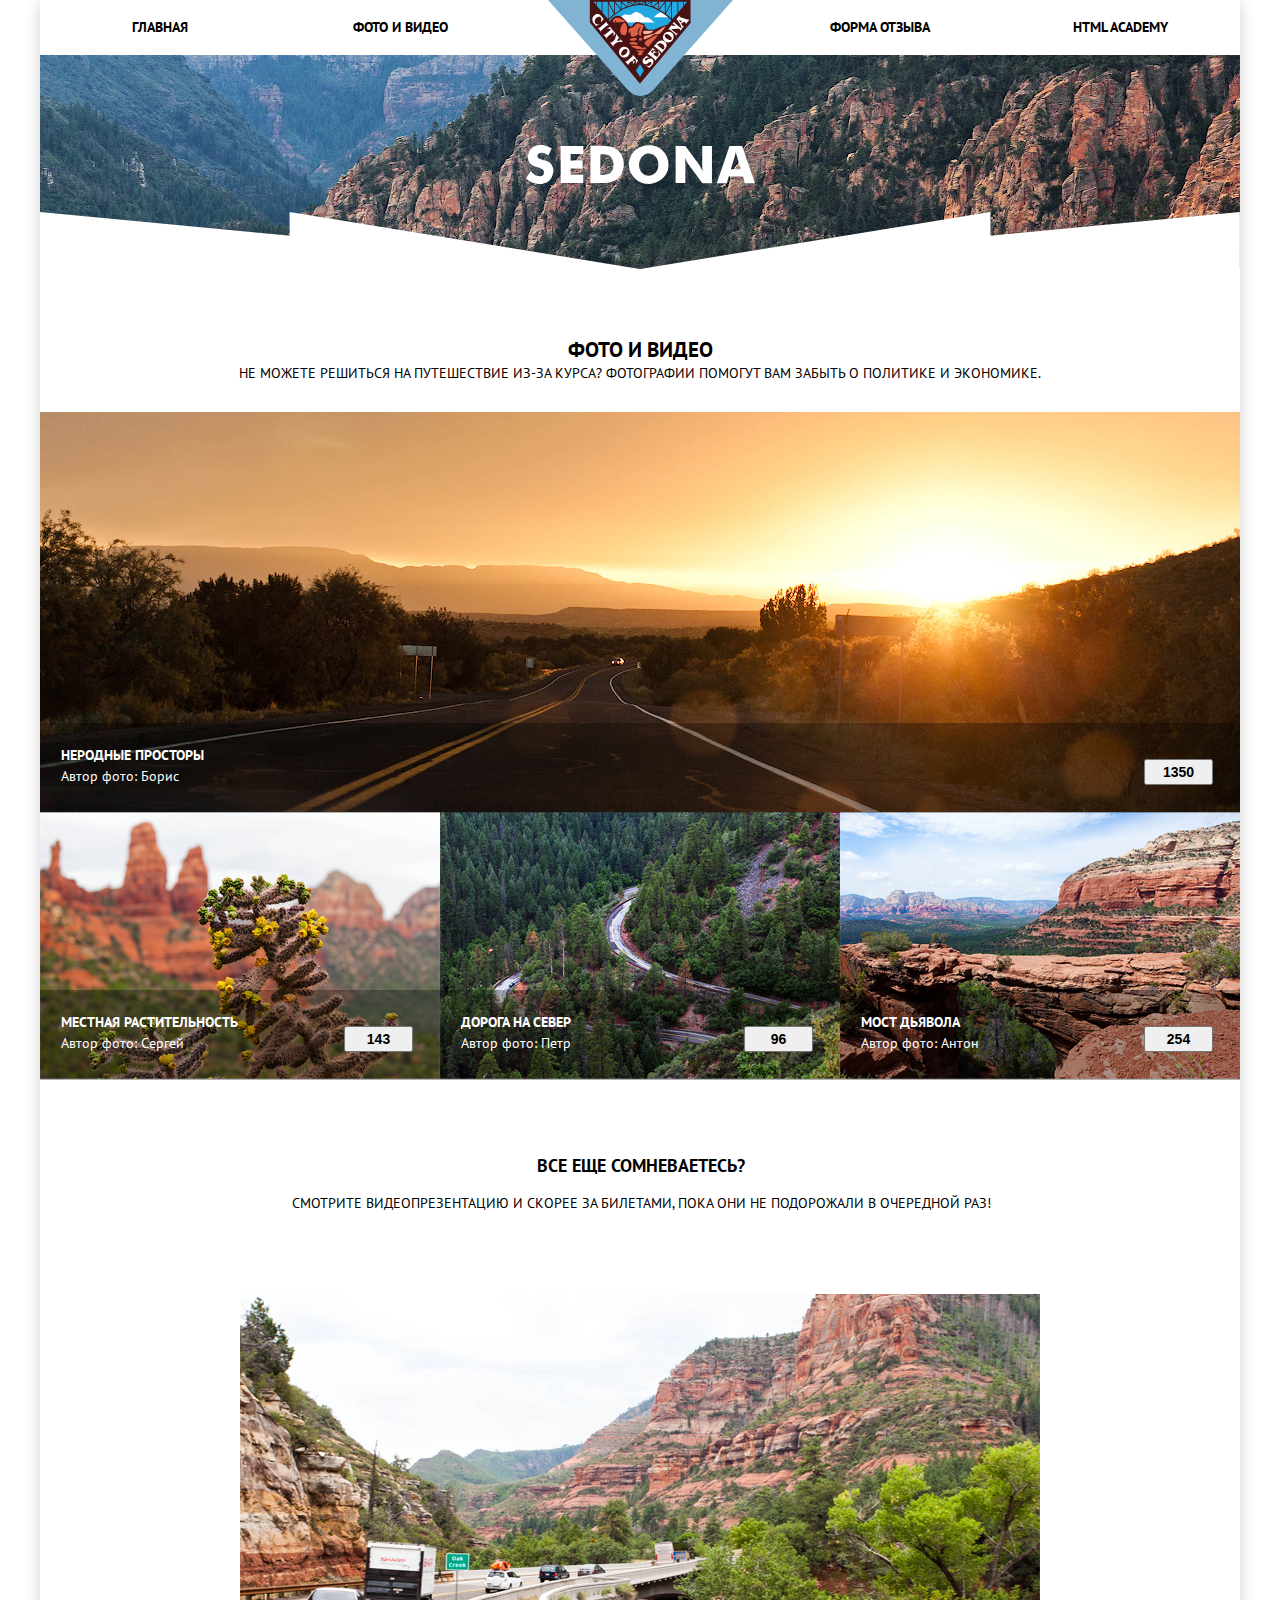
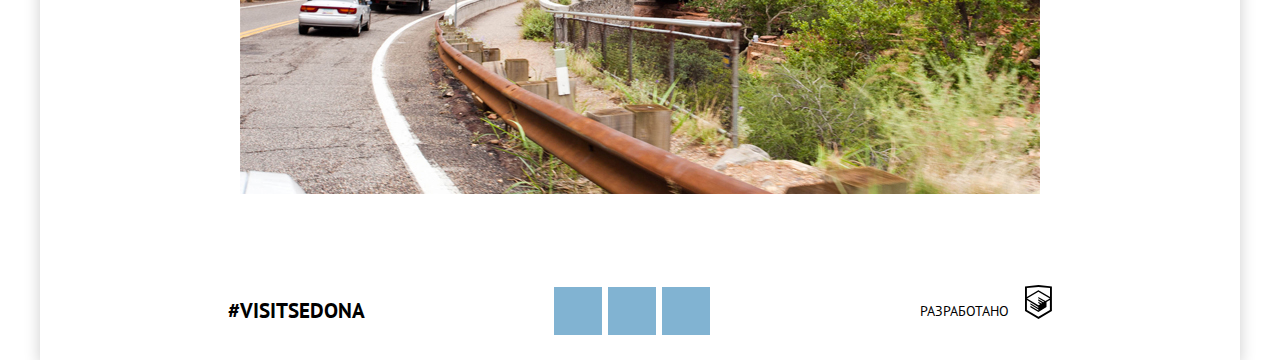
<file: 6/photo.html>
<!DOCTYPE html>
<html class="page" lang="ru">
  <head>
    <meta charset="utf-8">
    <meta name="viewport" content="width=device-width, initial-scale=1">
    <title>HTML Academy: Седона</title>
    <link rel="stylesheet" href="css/style.css">
    <base href="https://htmlacademy-adaptive.github.io/1919603-sedona-25/6/">
</head>
  <body class="page__body">
    <div class="page__container">
      <header class="main-header">
        <a class="main-header__logo main-header__logo--hidden">
          <img src="img/logo.svg" width="185" height="96" alt="Гостиницы Седоны.">
        </a>
        <nav class="main-navigation">
          <button class="main-navigation__toggle" type="button">
            <svg width="23" height="22" viewBox="0 0 23 22" fill="none" xmlns="http://www.w3.org/2000/svg">
              <path d="M22.9 0H0V4H22.9V0Z" fill="#81B3D2"/>
              <path d="M22.9 9H0V13H22.9V9Z" fill="#81B3D2"/>
              <path d="M22.9 18H0V22H22.9V18Z" fill="#81B3D2"/>
            </svg>
            <span class="visually-hidden">Открыть меню</span>
          </button>
          <div class="main-navigation__wrapper">
            <ul class="main-navigation__list site-list">
              <li class="site-list__item">
                <a class="site-list__link" href="index.html">
                  Главная
                </a>
              </li>
              <li class="site-list__item site-list__item--active">
                <a class="site-list__link">
                  Фото и видео
                </a>
              </li>
              <li class="site-list__item site-list__item--hidden">
                <a class="site-list__link site-list__link--hidden">
                  <img src="img/logo.svg" width="185" height="96" alt="Гостиницы Седоны.">
                </a>
              </li>
              <li class="site-list__item">
                <a class="site-list__link" href="form.html">
                  форма отзыва
                </a>
              </li>
              <li class="site-list__item">
                <a class="site-list__link" href="https://htmlacademy.ru/intensive/adaptive">
                  HTML Academy
                </a>
              </li>
            </ul>
          </div>
        </nav>
      </header>
      <main class="main-container">
        <section class="welcome">
          <div class="welcome__logo">
            <img class="welcome__logo-image" src="img/small-welcome-logo.svg" alt="Добро пожаловать в Седону." width="229" height="39">
          </div>
          <div class="welcome__wrapper">
            <h1 class="welcome__title">Фото и видео</h1>
            <p class="welcome__subtitle">Не можете решиться на путешествие из-за курса? Фотографии помогут вам забыть о политике и экономике.</p>
          </div>
        </section>
        <section class="photo-gallery">
          <h2 class="visually-hidden">Галерея</h2>
          <ul class="photo-gallery__list">
            <li class="photo-gallery__item card-block card-block--first">
              <div class="card-block__wrapper">
                <div class="card-block__wrapper-text">
                  <h3 class="card-block__title">Неродные просторы</h3>
                  <p class="card-block__author">Автор фото: Борис</p>
                </div>
                <button class="card-block__like">1350</button>
              </div>
              <a class="card-block__img-link" href="#">
                <img class="card-block__img" src="img/mobile-road.jpg" alt="Дорога в закат." width="280" height="280">
              </a>
            </li>
            <li class="photo-gallery__item card-block">
              <div class="card-block__wrapper">
                <div class="card-block__wrapper-text">
                  <h3 class="card-block__title">Местная растительность</h3>
                  <p class="card-block__author">Автор фото: Сергей</p>
                </div>
                <button class="card-block__like">143</button>
              </div>
              <a class="card-block__img-link" href="#">
                <img class="card-block__img" src="img/mobile-cactus.jpg" alt="Кактус." width="280" height="280">
              </a>
            </li>
            <li class="photo-gallery__item card-block">
              <div class="card-block__wrapper">
                <div class="card-block__wrapper-text">
                  <h3 class="card-block__title">Дорога на север</h3>
                  <p class="card-block__author">Автор фото: Петр</p>
                </div>
                <button class="card-block__like">96</button>
              </div>
              <a class="card-block__img-link" href="#">
                <img class="card-block__img" src="img/mobile-mountain-road.jpg" alt="Горная дорога." width="280" height="280">
              </a>
            </li>
            <li class="photo-gallery__item card-block">
              <div class="card-block__wrapper">
                <div class="card-block__wrapper-text">
                  <h3 class="card-block__title">Мост дьявола</h3>
                  <p class="card-block__author">Автор фото: Антон</p>
                </div>
                <button class="card-block__like">254</button>
              </div>
              <a class="card-block__img-link" href="#">
                <img class="card-block__img" src="img/mobile-canyon.jpg" alt="Каньон." width="280" height="280">
              </a>
            </li>
          </ul>
        </section>
        <section class="video-presentation">
          <div class="video-presentation__wrapper">
            <h1 class="video-presentation__title">Все еще сомневаетесь?</h1>
            <p class="video-presentation__subtitle">Смотрите видеопрезентацию и скорее за билетами, пока они не подорожали в очередной раз!</p>
          </div>
          <img class="video-presentation__video" src="img/video-mobile.jpg" alt="видео." width="280" height="177">
        </section>
      </main>
      <footer class="main-footer">
        <div class="main-footer__wrapper">
          <div class="main-footer__hashtag">
            <a class="main-footer__link-hashtag" href="#">#visitsedona</a>
          </div>
          <div class="social main-footer__social">
            <ul class="social__list">
              <li class="social__item">
                <a class="social__link social__link--vkontakte" href="https://vk.com/htmlacademy">
                  <span class="visually-hidden">Мы в Вконтакте</span>
                </a>
              </li>
              <li class="social__item">
                <a class="social__link social__link--telegram" href="https://t.me/htmlacademy">
                  <span class="visually-hidden">Мы в Ютубе</span>
                </a>
              </li>
              <li class="social__item">
                <a class="social__link social__link--youtube" href="https://www.youtube.com/user/htmlacademyru">
                  <span class="visually-hidden">Мы в Телеграме</span>
                </a>
              </li>
            </ul>
          </div>
          <div class="copyright main-footer__copyright">
            <p class="copyright__text">Разработано</p>
            <a class="copyright__link" href="https://htmlacademy.ru/intensive/adaptive">
              <svg width="27" height="35" viewBox="0 0 27 35" fill="none" xmlns="http://www.w3.org/2000/svg">
                <path d="M13.6 0H13.5L0 1.4V26.1L13.5 34.1L26.9 26.1V1.4L13.6 0ZM25 12.1L13.5 5.3V5.2H13.4L13.3 5.1V5.2L1.9 12.1V3.1L13.4 1.9L25 3.1V12.1ZM13.4 6.8L24.9 13.5L20.4 16.1L13.3 11.9V13.3L19.2 16.8L18.3 17.3L13.3 14.3V15.7L17.1 18L16.3 18.5L13.3 16.7V18.1L15.2 19.2L13.4 20.3L2 13.6L13.4 6.8ZM1.9 15.1L13.3 21.9V22.9L5.4 18.2V19.6L13.4 24.4V25.5L5.4 20.8V22.2L13.4 27L21.5 22.1V16.9L24.9 14.9V24.9L13.4 31.8L1.9 25V15.1Z" fill="black"/>
              </svg>
              <span class="visually-hidden">HTML Academy</span>
            </a>
          </div>
        </div>
      </footer>
    </div>
  </body>
</html>
</file>
<file: 4/css/style.css>
@font-face {
  font-family: "PT Sans";
  font-style: normal;
  font-weight: 400;
  src: url("../fonts/ptsans.woff2") format("woff2");
  font-display: swap;
}
@font-face {
  font-family: "PT Sans";
  font-style: normal;
  font-weight: 700;
  src: url("../fonts/ptsansbold.woff2") format("woff2");
  font-display: swap;
}
.site-list__link {
  font-family: "PT Sans", sans-serif;
  font-weight: 700;
  font-size: 18px;
  line-height: 26px;
}

.advantages__title {
  font-family: "PT Sans", sans-serif;
  font-weight: 400;
  font-size: 14px;
  line-height: 26px;
  text-transform: uppercase;
}

.welcome__title,
.advantages__item-title,
.feedback-form__title,
.video-presentation__title,
.modal__title,
.modal__close-button {
  font-family: "PT Sans", sans-serif;
  font-weight: 700;
  font-size: 18px;
  line-height: 26px;
  text-transform: uppercase;
}

.input-block__field::placeholder,
.control-mark-block__label {
  font-family: "PT Sans", sans-serif;
  font-weight: 700;
  font-size: 18px;
  line-height: 26px;
  color: #000000;
}

.advantages__number,
.advantages__description,
.page-search__subtitle,
.copyright__text {
  font-family: "PT Sans", sans-serif;
  font-size: 14px;
  line-height: 24px;
  text-transform: uppercase;
}

.page-search__title,
.page-search__button,
.main-footer__link-hashtag,
.feedback-form__button {
  font-family: "PT Sans", sans-serif;
  font-weight: 700;
  font-size: 21px;
  line-height: 26px;
  text-transform: uppercase;
}

.welcome__subtitle,
.input-block__title,
.video-presentation__subtitle,
.modal__subtitle {
  font-family: "PT Sans", sans-serif;
  font-weight: 400;
  font-size: 14px;
  line-height: 21px;
  text-transform: uppercase;
}

.feedback-form__required {
  font-family: "PT Sans", sans-serif;
  font-weight: 400;
  font-size: 12px;
  line-height: 21px;
  text-transform: uppercase;
}

.card-block__title,
.card-block__button-like {
  font-family: "PT Sans", sans-serif;
  font-weight: 700;
  font-size: 14px;
  line-height: 21px;
  text-transform: uppercase;
}

.card-block__author {
  font-family: "PT Sans", sans-serif;
  font-weight: 400;
  font-size: 14px;
  line-height: 21px;
}

.button {
  margin: 0;
}

.visually-hidden {
  position: absolute;
  width: 1px;
  height: 1px;
  margin: -1px;
  padding: 0;
  border: 0;
  clip: rect(0 0 0 0);
  overflow: hidden;
}

.page {
  margin: 0;
}

.main-header {
  margin: 0;
}

.main-navigation__list {
  width: 320px;
  height: 223px;
}

.main-navigation__toggle {
  width: 22px;
  height: 22px;
  background-color: #81b3d2;
}

.site-list {
  margin: 0;
  padding: 0;
  list-style-type: none;
}

.site-list__item {
  width: 320px;
  height: 55px;
  display: flex;
  justify-content: center;
  align-items: center;
  background-color: #81b3d2;
  box-shadow: 0 2px 0 #01010133, inset 0 2px 0 #ffffff33;
}

.site-list__link {
  color: #ffffff;
  text-decoration: none;
  text-transform: uppercase;
}

.main-container {
  margin: 0;
}

.welcome__logo {
  margin-bottom: 32px;
  padding: 90px 310px 85px 310px;
  background-color: #81b3d2;
  background-image: url("../img/welcome-logo-back.jpg");
  background-repeat: no-repeat;
}

.welcome_wrapper {
  padding: 36px 20px 28px 20px;
}

.welcome__title {
  margin: 0;
  color: #000000;
  text-transform: uppercase;
}

.welcome__subtitle {
  margin: 0;
}

.advantages__list {
  margin: 0;
  padding: 0;
  list-style-type: none;
}

.advantages__item {
  background-color: #81b3d2;
}

.advantages__sublist {
  background-color: #ffffff;
  margin: 0;
  padding: 0;
  list-style-type: none;
}
.advantages__sublist-wrapper {
  padding: 23px 18px 52px 18px;
}
.advantages__sublist .advantages__item {
  background-color: inherit;
}

.advantages__item--other-theme {
  background-color: #eeeeeeee;
  padding: 24px 18px 24px 18px;
}

.advantages__item-title {
  margin: 0;
}

.advantages__number {
  margin: 0;
}

.advantages__description {
  margin: 0;
}

.advantages__wrapper {
  margin-bottom: 39px;
}

.advantages__item-wrapper {
  padding: 33px 22px 40px 16px;
}

.page-search {
  display: flex;
  flex-direction: column;
  margin-bottom: 10px;
}

.page-search__warpper {
  padding: 0 30px 32px 30px;
}

.page-search__title {
  margin: 0;
}

.page-search__subtitle {
  margin: 0;
}

.page-search__button {
  width: 284px;
  padding-top: 16px;
  padding-bottom: 16px;
  text-align: center;
  margin: 0 18px 49px 18px;
  color: #ffffff;
  background-color: #81b3d2;
  text-decoration: none;
  text-transform: uppercase;
}

.main-footer__hashtag {
  margin-bottom: 33px;
}

.main-footer__link-hashtag {
  margin: 0;
  color: #000000;
  text-decoration: none;
  text-transform: uppercase;
}

.main-footer__wrapper {
  padding-top: 28.5px;
  padding-bottom: 22.9px;
}

.social__list {
  margin: 0;
  padding: 0;
  list-style-type: none;
  display: flex;
  flex-direction: row;
  margin-bottom: 47px;
}

.social__item {
  width: 48px;
  height: 48px;
  margin-right: 6px;
  background-color: #81b3d2;
}

.copyright {
  display: flex;
  flex-direction: row;
}

.copyright__text {
  width: 121px;
  text-align: center;
}

.feedback {
  margin: 0;
}

.feedback-form__fieldset {
  margin: 0;
  padding: 0;
  border: none;
}

.feedback-form__list {
  margin: 0;
  padding: 0;
  list-style-type: none;
}

.feedback-form__field-group {
  padding: 20px 20px 20px 0;
  display: flex;
  flex-direction: column;
}

.feedback-form__button {
  width: 281px;
  height: 58px;
  text-align: center;
  color: #ffffff;
  background-color: #81b3d2;
  border: none;
  text-decoration: none;
  text-transform: uppercase;
}

.feedback-form__required {
  margin: 0;
  margin-top: 3px;
  color: #33333399;
}

.introduce-yourself {
  margin: 0;
}

.input-block {
  display: flex;
  flex-direction: column;
  padding-bottom: 16px;
}

.input-block__field {
  height: 58px;
  width: 264px;
  padding-left: 16px;
  background-color: #f2f2f2;
  border: none;
}

.contacts {
  margin: 0;
}

.impressions {
  margin: 0;
}

.control-mark-block {
  margin: 0;
}

.attractions {
  margin: 0;
}

.comment .input-block__field::placeholder {
  color: #0000004d;
}

.modal-container {
  width: 320px;
}

.modal-success {
  margin: 0;
}

.modal-failure .modal__close-button {
  width: 180px;
  height: 58px;
  text-align: center;
  color: #ffffff;
  background-color: #81b3d2;
  border: none;
}

.modal-success .modal__close-button {
  width: 280px;
  height: 58px;
  margin: 20px;
  text-align: center;
  color: #ffffff;
  background-color: #81b3d2;
  border: none;
}

.modal__close-button-wrapper {
  background-color: #f2f2f2;
}

.photo-gallery__list {
  margin: 0;
  padding: 0;
  list-style-type: none;
}

.photo-gallery__item {
  padding: 24px 20px 25px 20px;
  border-top: 1px solid #e5e5e5;
  border-bottom: 1px solid #e5e5e5;
}

.card-block {
  display: flex;
  flex-direction: column;
  flex-wrap: wrap;
}

.card-block__title {
  margin: 0;
  order: 1;
}

.card-block__author {
  margin: 0;
  order: 1;
  margin-bottom: 11px;
}

.card-block__button-like {
  width: 69px;
  height: 26px;
  order: 1;
}

.card-block__img-link {
  order: 0;
  margin-bottom: 15px;
}

.video-presentation__wrapper {
  padding: 17px 26px 38px 28px;
}
/*# sourceMappingURL=style.css.map */
</file>
<file: 5/css/style.css>
@font-face {
  font-family: "PT Sans";
  font-style: normal;
  font-weight: 400;
  src: url("../fonts/ptsans.woff2") format("woff2");
  font-display: swap;
}
@font-face {
  font-family: "PT Sans";
  font-style: normal;
  font-weight: 700;
  src: url("../fonts/ptsansbold.woff2") format("woff2");
  font-display: swap;
}
.button {
  height: 58px;
  color: #ffffff;
  background-color: #81b3d2;
  font-family: "PT Sans", sans-serif;
  font-weight: 700;
  font-size: 21px;
  line-height: 26px;
  text-align: center;
  text-decoration: none;
  text-transform: uppercase;
  border: none;
}

.visually-hidden {
  position: absolute;
  width: 1px;
  height: 1px;
  margin: -1px;
  padding: 0;
  border: 0;
  clip: rect(0 0 0 0);
  overflow: hidden;
}

.page {
  height: 100%;
  margin: 0;
  font-family: "PT Sans", sans-serif;
}

.page__body {
  display: flex;
  flex-direction: column;
  min-height: 100%;
  margin: 0;
}

.page__container {
  flex-grow: 1;
  margin: 0 auto;
}
@media (min-width: 1200px) {
  .page__container {
    width: 1200px;
    box-shadow: 0 5px 15px rgba(0, 1, 1, 0.2);
  }
}

.main-header {
  display: flex;
  width: 100%;
  justify-content: center;
}
@media (min-width: 768px) {
  .main-header {
    width: 100%;
    display: block;
  }
}

.main-header__logo {
  padding-left: 70px;
  justify-self: center;
}
@media (min-width: 768px) {
  .main-header__logo--hidden {
    display: none;
  }
}

.main-navigation {
  align-self: center;
}

.main-navigation__toggle {
  width: 23px;
  height: 22px;
  margin-left: 25px;
  margin-right: 20px;
  padding: 0;
  border: none;
}
@media (min-width: 768px) {
  .main-navigation__toggle {
    display: none;
  }
}

.main-navigation__wrapper {
  display: none;
}
@media (min-width: 768px) {
  .main-navigation__wrapper {
    display: block;
  }
}

.site-list {
  margin: 0;
  padding: 0;
  list-style-type: none;
}
@media (min-width: 768px) {
  .site-list {
    width: 100%;
    display: flex;
  }
}

.site-list__link {
  color: #ffffff;
  text-decoration: none;
  text-transform: uppercase;
  font-weight: 700;
  font-size: 18px;
  line-height: 26px;
}
@media (min-width: 768px) {
  .site-list__link {
    color: #000000;
    font-weight: 700;
    font-size: 14px;
    line-height: 21px;
    padding: 17px 25% 17px 25%;
    white-space: nowrap;
  }
  .site-list__link--hidden {
    padding: 0;
  }
}

.site-list__item {
  width: 320px;
  height: 55px;
  display: flex;
  justify-content: center;
  align-items: center;
  background-color: #81b3d2;
  box-shadow: 0 2px 0 rgba(1, 1, 1, 0.2), inset 0 2px 0 rgba(255, 255, 255, 0.2);
}
.site-list__item--hidden {
  display: none;
}
@media (min-width: 768px) {
  .site-list__item--hidden {
    display: flex;
    width: 100%;
    justify-content: center;
    align-items: flex-start;
  }
}
@media (min-width: 768px) {
  .site-list__item {
    width: 100%;
    background-color: #ffffff;
    box-shadow: none;
  }
}

.main-container {
  margin: 0;
}

.welcome__logo {
  display: flex;
  justify-content: center;
  margin-bottom: 32px;
  padding: 90px 19px 85px 19px;
  background-color: #81b3d2;
  background-image: url("../img/welcome-logo-back.jpg");
  background-repeat: no-repeat;
  background-position: center bottom;
  background-size: cover;
}

.welcome__wrapper {
  padding: 36px 20px 28px 20px;
  text-align: center;
}

.welcome__title {
  margin: 0;
  color: #000000;
  font-weight: 700;
  font-size: 18px;
  line-height: 26px;
  text-transform: uppercase;
}
@media (min-width: 768px) {
  .welcome__title {
    font-size: 21px;
  }
}

.welcome__subtitle {
  margin: 0;
  font-weight: 400;
  font-size: 14px;
  line-height: 21px;
  text-transform: uppercase;
}

.advantages__list {
  margin: 0;
  padding: 0;
  list-style-type: none;
}
@media (min-width: 768px) {
  .advantages__list {
    display: grid;
    grid-template-columns: 1fr 1fr 1fr;
    grid-template-rows: auto 1fr 1fr;
  }
}

.advantages__item {
  background-color: #81b3d2;
  color: #ffffff;
}
.advantages__item--white {
  margin-bottom: 22px;
  background-color: #ffffff;
  color: #000000;
}
.advantages__item--white:last-child {
  margin-bottom: 0;
}
@media (min-width: 768px) {
  .advantages__item--white {
    display: flex;
    flex-direction: column;
    justify-content: center;
    margin-bottom: 0;
    align-items: center;
    text-align: center;
  }
}
.advantages__item--grey {
  background-color: #eeeeeeee;
  color: #000000;
  padding: 24px 18px 24px 18px;
  border-bottom: 1px solid #d6d6d6;
}
.advantages__item--grey:last-child {
  border: none;
}
@media (min-width: 768px) {
  .advantages__item--grey {
    display: flex;
    flex-direction: column;
    justify-content: center;
    border: none;
  }
}
@media (min-width: 768px) {
  .advantages__item--grid-first {
    grid-area: 1/1/2/4;
    display: grid;
    grid-template-columns: 1fr 1fr 1fr;
    grid-template-rows: 1fr 1fr;
    min-width: 768px;
  }
  .advantages__item--grid-second {
    grid-area: 2/1/3/4;
    display: flex;
    flex-direction: row-reverse;
    min-width: 768px;
  }
}

.advantages__sublist {
  background-color: #ffffff;
  text-align: left;
  margin: 0;
  padding: 0;
  list-style-type: none;
  padding: 23px 18px 52px 18px;
}
@media (min-width: 768px) {
  .advantages__sublist {
    grid-area: 2/1/3/4;
    display: flex;
    justify-content: center;
  }
}

.advantages__item-subtitle {
  margin: 0;
  font-weight: 700;
  font-size: 18px;
  line-height: 26px;
  text-transform: uppercase;
}

.advantages__number,
.advantages__description {
  margin: 0;
  font-weight: 400;
  font-size: 14px;
  line-height: 21px;
  text-transform: uppercase;
}
@media (min-width: 768px) {
  .advantages__number,
.advantages__description {
    font-weight: 400;
  }
}

.advantages__wrapper {
  margin-bottom: 39px;
  text-align: center;
}

.advantages__item-wrapper {
  padding: 33px 22px 40px 16px;
}
@media (min-width: 768px) {
  .advantages__item-wrapper {
    display: flex;
    flex-direction: column;
    justify-content: center;
    padding: 0;
    min-width: 256px;
    max-width: 400px;
  }
}

.advantages__photo {
  width: 100%;
  height: 260px;
  object-fit: cover;
}
@media (min-width: 768px) {
  .advantages__photo {
    height: 256px;
    max-width: 800px;
  }
  .advantages__photo--city {
    grid-area: 1/2/2/4;
  }
}

.page-search {
  display: flex;
  flex-direction: column;
  margin-bottom: 10px;
  align-items: center;
}

.page-search__warpper {
  padding: 0 30px 32px 30px;
  text-align: center;
}

.page-search__title {
  margin: 0;
  font-weight: 700;
  font-size: 21px;
  line-height: 26px;
  text-transform: uppercase;
}

.page-search__subtitle {
  margin: 0;
  font-size: 14px;
  line-height: 24px;
  text-transform: uppercase;
}

.page-search__button {
  width: 284px;
  max-height: 26px;
  padding: 16px 0 16px 0;
  margin: 0 18px 49px 18px;
}

.page-search__photo-map {
  width: 100%;
  height: 350px;
  object-fit: cover;
}

.main-footer__hashtag {
  margin-bottom: 33px;
}
@media (min-width: 768px) {
  .main-footer__hashtag {
    margin-bottom: 0;
  }
}

.main-footer__link-hashtag {
  margin: 0;
  color: #000000;
  text-decoration: none;
  font-weight: 700;
  font-size: 21px;
  line-height: 26px;
  text-transform: uppercase;
}

.main-footer__wrapper {
  text-align: center;
  padding-top: 29px;
  padding-bottom: 23px;
}
@media (min-width: 768px) {
  .main-footer__wrapper {
    display: flex;
    align-items: center;
    justify-content: space-evenly;
  }
}

.social__list {
  margin: 0;
  padding: 0;
  list-style-type: none;
  display: flex;
  justify-content: center;
  margin-bottom: 47px;
}
@media (min-width: 768px) {
  .social__list {
    margin-bottom: 0;
  }
}

.social__item {
  width: 48px;
  height: 48px;
  margin-right: 6px;
  background-color: #81b3d2;
}

.copyright {
  display: flex;
  justify-content: center;
}

.copyright__text {
  width: 121px;
  text-align: center;
  font-size: 14px;
  line-height: 24px;
  text-transform: uppercase;
}

.feedback {
  margin: 0;
}

.feedback-form__fieldset {
  margin: 0;
  padding: 0;
  border: none;
}

.feedback-form__list {
  margin: 0;
  padding: 0;
  list-style-type: none;
}

.feedback-form__field-group {
  padding: 20px 20px 20px 0;
  display: flex;
  flex-direction: column;
}

.feedback-form__button {
  width: 281px;
}

.feedback-form__required {
  margin: 0;
  margin-top: 3px;
  color: rgba(51, 51, 51, 0.6);
  font-weight: 400;
  font-size: 12px;
  line-height: 21px;
  text-transform: uppercase;
}

.feedback-form__title {
  font-weight: 700;
  font-size: 18px;
  line-height: 26px;
  text-transform: uppercase;
}

.introduce-yourself {
  margin: 0;
}

.input-block {
  display: flex;
  flex-direction: column;
  padding-bottom: 16px;
}

.input-block__field {
  height: 58px;
  width: 264px;
  padding-left: 16px;
  background-color: #f2f2f2;
  border: none;
  font-family: "PT Sans", sans-serif;
  font-weight: 700;
  font-size: 18px;
  line-height: 26px;
  color: #000000;
}
.input-block__field::placeholder {
  color: #000000;
}
.input-block__field--comment::placeholder {
  color: rgba(0, 0, 0, 0.3);
}

.input-block__title {
  font-weight: 400;
  font-size: 14px;
  line-height: 21px;
  text-transform: uppercase;
}

.contacts {
  margin: 0;
}

.impressions {
  margin: 0;
}

.control-mark-block {
  margin: 0;
}

.control-mark-block__label {
  font-weight: 700;
  font-size: 18px;
  line-height: 26px;
  color: #000000;
}

.attractions {
  margin: 0;
}

.comment {
  margin: 0;
}

.modal-container {
  width: 320px;
}

.modal-success {
  margin: 0;
}

.modal__close-button {
  width: 180px;
}
.modal__close-button--width_grey-field {
  width: 280px;
  margin: 20px;
}

.modal__close-button-wrapper {
  background-color: #f2f2f2;
}

.modal__title,
.modal__close-button {
  font-size: 18px;
  text-transform: uppercase;
}

.modal__subtitle {
  font-weight: 400;
  font-size: 14px;
  line-height: 21px;
  text-transform: uppercase;
}

.photo-gallery__list {
  margin: 0;
  padding: 0;
  list-style-type: none;
}

.photo-gallery__item {
  padding: 24px 20px 25px 20px;
  border-top: 1px solid #e5e5e5;
  border-bottom: 1px solid #e5e5e5;
}

.card-block {
  display: flex;
  flex-direction: column;
  font-size: 14px;
  line-height: 21px;
}

.card-block__title {
  order: 1;
  margin: 0;
  font-weight: 700;
  font-size: 14px;
  line-height: 21px;
  text-transform: uppercase;
}

.card-block__author {
  order: 1;
  margin: 0;
  margin-bottom: 11px;
  font-weight: 400;
}

.card-block__like {
  order: 1;
  width: 69px;
  height: 26px;
  font-weight: 700;
  font-size: 14px;
  line-height: 21px;
  text-transform: uppercase;
}

.card-block__img-link {
  order: 0;
  margin-bottom: 15px;
}

.video-presentation__wrapper {
  padding: 17px 26px 38px 28px;
}

.video-presentation__title {
  font-weight: 700;
  font-size: 18px;
  line-height: 26px;
  text-transform: uppercase;
}

.video-presentation__subtitle {
  font-weight: 400;
  font-size: 14px;
  line-height: 21px;
  text-transform: uppercase;
}
/*# sourceMappingURL=style.css.map */
</file>
<file: 6/css/style.css>
@font-face {
  font-family: "PT Sans";
  font-style: normal;
  font-weight: 400;
  src: url("../fonts/ptsans.woff2") format("woff2");
  font-display: swap;
}
@font-face {
  font-family: "PT Sans";
  font-style: normal;
  font-weight: 700;
  src: url("../fonts/ptsansbold.woff2") format("woff2");
  font-display: swap;
}
.button {
  height: 58px;
  color: #ffffff;
  background-color: #81b3d2;
  font-family: "PT Sans", sans-serif;
  font-weight: 700;
  font-size: 21px;
  line-height: 26px;
  text-align: center;
  text-decoration: none;
  text-transform: uppercase;
  border: none;
}

.visually-hidden {
  position: absolute;
  width: 1px;
  height: 1px;
  margin: -1px;
  padding: 0;
  border: 0;
  clip: rect(0 0 0 0);
  overflow: hidden;
}

.page {
  height: 100%;
  margin: 0;
  font-family: "PT Sans", sans-serif;
}

.page__body {
  display: flex;
  flex-direction: column;
  min-height: 100%;
  margin: 0;
}

.page__container {
  flex-grow: 1;
  margin: 0 auto;
}
@media (min-width: 1200px) {
  .page__container {
    width: 1200px;
    box-shadow: 0 5px 15px rgba(0, 1, 1, 0.2);
  }
}

.main-header {
  display: flex;
  width: 100%;
  justify-content: center;
}
@media (min-width: 768px) {
  .main-header {
    width: 100%;
    display: block;
  }
}

.main-header__logo {
  padding-left: 70px;
  justify-self: center;
}
@media (min-width: 768px) {
  .main-header__logo--hidden {
    display: none;
  }
}

.main-navigation {
  align-self: center;
}

.main-navigation__toggle {
  width: 23px;
  height: 22px;
  margin-left: 25px;
  margin-right: 17px;
  padding: 0;
  border: none;
}
@media (min-width: 768px) {
  .main-navigation__toggle {
    display: none;
  }
}

.main-navigation__wrapper {
  display: none;
}
@media (min-width: 768px) {
  .main-navigation__wrapper {
    display: block;
  }
}

.site-list {
  margin: 0;
  padding: 0;
  list-style-type: none;
}
@media (min-width: 768px) {
  .site-list {
    width: 100%;
    display: flex;
  }
}

.site-list__link {
  color: #ffffff;
  text-decoration: none;
  text-transform: uppercase;
  font-weight: 700;
  font-size: 18px;
  line-height: 26px;
}
@media (min-width: 768px) {
  .site-list__link {
    color: #000000;
    font-weight: 700;
    font-size: 14px;
    line-height: 21px;
    padding: 17px 25% 17px 25%;
    white-space: nowrap;
  }
  .site-list__link--hidden {
    padding: 0;
  }
}

.site-list__item {
  width: 320px;
  height: 55px;
  display: flex;
  justify-content: center;
  align-items: center;
  background-color: #81b3d2;
  box-shadow: 0 2px 0 rgba(1, 1, 1, 0.2), inset 0 2px 0 rgba(255, 255, 255, 0.2);
}
.site-list__item--hidden {
  display: none;
}
@media (min-width: 768px) {
  .site-list__item--hidden {
    display: flex;
    width: 100%;
    justify-content: center;
    align-items: flex-start;
  }
}
@media (min-width: 768px) {
  .site-list__item {
    width: 100%;
    background-color: #ffffff;
    box-shadow: none;
  }
}

.main-container {
  margin: 0;
}

.welcome__logo {
  display: flex;
  justify-content: center;
  margin-bottom: 32px;
  padding: 90px 19px 85px 19px;
  background-color: #81b3d2;
  background-image: url("../img/welcome-logo-back.jpg");
  background-repeat: no-repeat;
  background-position: center bottom;
  background-size: cover;
}

.welcome__wrapper {
  padding: 36px 20px 28px 20px;
  text-align: center;
}

.welcome__title {
  margin: 0;
  color: #000000;
  font-weight: 700;
  font-size: 18px;
  line-height: 26px;
  text-transform: uppercase;
}
@media (min-width: 768px) {
  .welcome__title {
    font-size: 21px;
  }
}

.welcome__subtitle {
  margin: 0;
  font-weight: 400;
  font-size: 14px;
  line-height: 21px;
  text-transform: uppercase;
}

.advantages__list {
  margin: 0;
  padding: 0;
  list-style-type: none;
}
@media (min-width: 768px) {
  .advantages__list {
    display: grid;
    grid-template-columns: 1fr 1fr 1fr;
    grid-template-rows: auto 1fr 1fr;
  }
}

.advantages__item {
  background-color: #81b3d2;
  color: #ffffff;
}
.advantages__item--white {
  margin-bottom: 22px;
  background-color: #ffffff;
  color: #000000;
}
.advantages__item--white:last-child {
  margin-bottom: 0;
}
@media (min-width: 768px) {
  .advantages__item--white {
    display: flex;
    flex-direction: column;
    justify-content: center;
    margin-bottom: 0;
    align-items: center;
    text-align: center;
  }
}
.advantages__item--grey {
  background-color: #eeeeeeee;
  color: #000000;
  padding: 24px 18px 24px 18px;
  border-bottom: 1px solid #d6d6d6;
}
.advantages__item--grey:last-child {
  border: none;
}
@media (min-width: 768px) {
  .advantages__item--grey {
    display: flex;
    flex-direction: column;
    justify-content: center;
    border: none;
  }
}
@media (min-width: 768px) {
  .advantages__item--grid-first {
    grid-area: 1/1/2/4;
    display: grid;
    grid-template-columns: 1fr 1fr 1fr;
    grid-template-rows: 1fr 1fr;
    min-width: 768px;
  }
  .advantages__item--grid-second {
    grid-area: 2/1/3/4;
    display: flex;
    flex-direction: row-reverse;
    min-width: 768px;
  }
}

.advantages__sublist {
  background-color: #ffffff;
  text-align: left;
  margin: 0;
  padding: 0;
  list-style-type: none;
  padding: 23px 18px 52px 18px;
}
@media (min-width: 768px) {
  .advantages__sublist {
    grid-area: 2/1/3/4;
    display: flex;
    justify-content: center;
  }
}

.advantages__item-subtitle {
  margin: 0;
  font-weight: 700;
  font-size: 18px;
  line-height: 26px;
  text-transform: uppercase;
}

.advantages__number,
.advantages__description {
  margin: 0;
  font-weight: 400;
  font-size: 14px;
  line-height: 21px;
  text-transform: uppercase;
}
@media (min-width: 768px) {
  .advantages__number,
.advantages__description {
    font-weight: 400;
  }
}

.advantages__wrapper {
  margin-bottom: 39px;
  text-align: center;
}

.advantages__item-wrapper {
  padding: 33px 22px 40px 16px;
}
@media (min-width: 768px) {
  .advantages__item-wrapper {
    display: flex;
    flex-direction: column;
    justify-content: center;
    padding: 0;
    min-width: 256px;
    max-width: 400px;
  }
}

.advantages__photo {
  width: 100%;
  height: 260px;
  object-fit: cover;
}
@media (min-width: 768px) {
  .advantages__photo {
    height: 256px;
    max-width: 800px;
  }
  .advantages__photo--city {
    grid-area: 1/2/2/4;
  }
}

.page-search {
  display: flex;
  flex-direction: column;
  margin-bottom: 10px;
  align-items: center;
}

.page-search__warpper {
  padding: 0 30px 32px 30px;
  text-align: center;
}

.page-search__title {
  margin: 0;
  font-weight: 700;
  font-size: 21px;
  line-height: 26px;
  text-transform: uppercase;
}

.page-search__subtitle {
  margin: 0;
  font-size: 14px;
  line-height: 24px;
  text-transform: uppercase;
}

.page-search__button {
  width: 284px;
  max-height: 26px;
  padding: 16px 0 16px 0;
  margin: 0 18px 49px 18px;
}

.page-search__photo-map {
  width: 100%;
  height: 350px;
  object-fit: cover;
}

.main-footer__hashtag {
  margin-bottom: 33px;
}
@media (min-width: 768px) {
  .main-footer__hashtag {
    margin-bottom: 0;
  }
}

.main-footer__link-hashtag {
  margin: 0;
  color: #000000;
  text-decoration: none;
  font-weight: 700;
  font-size: 21px;
  line-height: 26px;
  text-transform: uppercase;
}

.main-footer__wrapper {
  text-align: center;
  padding-top: 29px;
  padding-bottom: 23px;
}
@media (min-width: 768px) {
  .main-footer__wrapper {
    display: flex;
    align-items: center;
    justify-content: space-evenly;
  }
}

.social__list {
  margin: 0;
  padding: 0;
  list-style-type: none;
  display: flex;
  justify-content: center;
  margin-bottom: 47px;
}
@media (min-width: 768px) {
  .social__list {
    margin-bottom: 0;
  }
}

.social__item {
  width: 48px;
  height: 48px;
  margin-right: 6px;
  background-color: #81b3d2;
}

.copyright {
  display: flex;
  justify-content: center;
}

.copyright__text {
  width: 121px;
  text-align: center;
  font-size: 14px;
  line-height: 24px;
  text-transform: uppercase;
}

@media (min-width: 768px) {
  .feedback {
    padding: 102px 60px 64px 60px;
  }
}
@media (min-width: 1200px) {
  .feedback {
    padding: 67px 120px 64px 120px;
  }
}

@media (min-width: 768px) {
  .feedback-form {
    display: grid;
    grid-template-columns: 1fr 1fr;
    grid-template-rows: auto auto auto auto auto;
  }
}
@media (min-width: 1200px) {
  .feedback-form {
    row-gap: 56px;
  }
}

.feedback-form__fieldset {
  margin: 0;
  padding: 24px 20px 39px 20px;
  border: none;
  border-top: 1px solid #e5e5e5;
}
@media (min-width: 768px) {
  .feedback-form__fieldset {
    padding: 0;
  }
}

.feedback-form__list {
  margin: 0;
  padding: 0;
  list-style-type: none;
}
@media (min-width: 768px) {
  .feedback-form__list {
    display: grid;
    grid-template-columns: 1fr 1fr;
    grid-template-rows: 1fr 1fr;
    row-gap: 16px;
    column-gap: 16px;
  }
  .feedback-form__list--impressions {
    padding-left: 36px;
    padding-right: 36px;
  }
  .feedback-form__list--attractions {
    column-gap: 32px;
    padding-left: 84px;
    padding-right: 84px;
  }
}
@media (min-width: 1200px) {
  .feedback-form__list {
    display: grid;
    grid-template-columns: 1fr 1fr;
    grid-template-rows: 1fr 1fr;
    row-gap: 16px;
    column-gap: 16px;
  }
  .feedback-form__list--impressions {
    display: flex;
    justify-content: space-between;
    padding-left: 53px;
    padding-right: 53px;
  }
  .feedback-form__list--attractions {
    display: flex;
    justify-content: space-between;
    padding-left: 44px;
    padding-right: 44px;
  }
}

.feedback-form__field-group {
  display: flex;
  flex-direction: column;
}
@media (min-width: 768px) {
  .feedback-form__field-group {
    padding-top: 28px;
  }
  .feedback-form__field-group--introduce-yourself {
    align-items: flex-start;
  }
  .feedback-form__field-group--contacts {
    align-items: flex-end;
  }
}

.feedback-form__button-wrapper {
  padding: 0 20px;
}
@media (min-width: 768px) {
  .feedback-form__button-wrapper {
    grid-area: 5/1/6/3;
    width: 100%;
    padding: 0;
    display: flex;
    justify-content: space-between;
  }
}
@media (min-width: 1200px) {
  .feedback-form__button-wrapper {
    width: 768px;
    justify-self: center;
    align-items: center;
  }
}

.feedback-form__button {
  width: 281px;
}

.feedback-form__required {
  margin: 0;
  margin-top: 3px;
  color: rgba(51, 51, 51, 0.6);
  font-weight: 400;
  font-size: 12px;
  line-height: 21px;
  text-align: left;
  text-transform: uppercase;
}

.feedback-form__title {
  padding-top: 24px;
  font-weight: 700;
  font-size: 18px;
  line-height: 26px;
  text-align: center;
  text-transform: uppercase;
}
@media (min-width: 768px) {
  .feedback-form__title {
    font-size: 21px;
    padding-top: 0;
  }
  .feedback-form__title--width {
    width: 402px;
  }
}

.introduce-yourself {
  grid-area: 1/1/2/2;
}
@media (min-width: 768px) {
  .introduce-yourself {
    border-top: none;
    border-right: 1px solid #e5e5e5;
    margin-bottom: 48px;
  }
}
@media (min-width: 1200px) {
  .introduce-yourself {
    margin-bottom: 0;
  }
}

.input-block {
  display: flex;
  flex-direction: column;
  padding-bottom: 16px;
}
@media (min-width: 768px) {
  .input-block--textarea {
    padding-bottom: 0;
  }
}
@media (min-width: 1200px) {
  .input-block--textarea {
    align-items: center;
  }
}

.input-block__field {
  height: 58px;
  width: 264px;
  padding-left: 16px;
  background-color: #f2f2f2;
  border: none;
  font-family: "PT Sans", sans-serif;
  font-weight: 700;
  font-size: 18px;
  line-height: 26px;
  color: #000000;
}
.input-block__field::placeholder {
  color: #000000;
}
.input-block__field--comment::placeholder {
  color: rgba(0, 0, 0, 0.3);
}
@media (min-width: 768px) {
  .input-block__field--comment-width {
    width: 100%;
    height: 160px;
    padding: 0;
  }
}
@media (min-width: 1200px) {
  .input-block__field {
    width: 430px;
  }
  .input-block__field--comment {
    width: 403px;
  }
  .input-block__field--comment-width {
    width: 768px;
  }
}

.input-block__title {
  font-weight: 400;
  font-size: 14px;
  line-height: 21px;
  text-transform: uppercase;
}

.contacts {
  border-top: none;
}

.impressions {
  grid-area: 2/1/3/3;
}
@media (min-width: 768px) {
  .impressions {
    margin-bottom: 48px;
  }
}
@media (min-width: 1200px) {
  .impressions {
    margin-bottom: 0;
  }
}

.control-mark-block {
  margin: 0;
}

.control-mark-block__label {
  font-weight: 700;
  font-size: 18px;
  line-height: 26px;
  color: #000000;
}

.attractions {
  grid-area: 3/1/4/3;
}
@media (min-width: 768px) {
  .attractions {
    margin-bottom: 42px;
  }
}
@media (min-width: 1200px) {
  .attractions {
    margin-bottom: 0;
  }
}

.comment {
  grid-area: 4/1/5/3;
}
@media (min-width: 768px) {
  .comment {
    margin-bottom: 48px;
  }
}
@media (min-width: 1200px) {
  .comment {
    margin-bottom: 0;
  }
}

.modal-container {
  width: 320px;
}
@media (min-width: 768px) {
  .modal-container {
    width: 400px;
  }
  .modal-container--success {
    width: 640px;
  }
}

.modal-success {
  margin: 0;
}

.modal {
  margin: 0 auto;
}

.modal__wrapper-failure {
  padding: 45px 42px 28px 41px;
}
@media (min-width: 768px) {
  .modal__wrapper-failure {
    padding: 38px 47px 14px 46px;
  }
}

.modal__wrapper-success {
  padding: 39px 39px 30px 37px;
}

.modal__close-button {
  width: 180px;
}
.modal__close-button--width_grey-field {
  width: 280px;
  margin: 20px;
}
@media (min-width: 768px) {
  .modal__close-button {
    width: 272px;
  }
  .modal__close-button--width_grey-field {
    width: 458px;
    margin: 44px 91px;
  }
}

.modal__close-button-wrapper-failure {
  padding: 0 70px 35px 70px;
}
@media (min-width: 768px) {
  .modal__close-button-wrapper-failure {
    padding: 0 64px 49px 64px;
  }
}

.modal__close-button-wrapper-success {
  background-color: #f2f2f2;
}

.modal__title,
.modal__close-button {
  font-weight: 700;
  font-size: 18px;
  line-height: 26px;
  text-align: center;
  text-transform: uppercase;
}
@media (min-width: 768px) {
  .modal__title,
.modal__close-button {
    font-weight: 700;
    font-size: 30px;
    line-height: 26px;
  }
  .modal__title--line-height,
.modal__close-button--line-height {
    line-height: 40px;
  }
}

.modal__subtitle {
  font-weight: 400;
  font-size: 14px;
  line-height: 21px;
  text-align: center;
  text-transform: uppercase;
}

.photo-gallery__list {
  margin: 0;
  padding: 0;
  list-style-type: none;
}
@media (min-width: 768px) {
  .photo-gallery__list {
    padding: 0 60px;
    display: grid;
    grid-template-rows: 1fr 1fr 1fr;
    grid-template-columns: 1fr 1fr;
  }
}
@media (min-width: 1200px) {
  .photo-gallery__list {
    padding: 0;
    grid-template-rows: 1fr auto;
    grid-template-columns: 1fr 1fr 1fr;
  }
}

.photo-gallery__item {
  padding: 24px 20px 25px 20px;
  border-top: 1px solid #e5e5e5;
  border-bottom: 1px solid #e5e5e5;
}
@media (min-width: 768px) {
  .photo-gallery__item {
    padding: 0;
    background-color: #f2f2f2;
    border: none;
  }
  .photo-gallery__item:nth-child(n+3):nth-child(odd) {
    background-color: #eaeaea;
  }
}

.card-block {
  display: flex;
  flex-direction: column;
  font-size: 14px;
  line-height: 21px;
}
@media (min-width: 768px) {
  .card-block {
    flex-direction: row;
    flex-wrap: wrap;
    justify-content: space-between;
    align-items: center;
  }
  .card-block--first {
    grid-area: 1/1/2/3;
  }
}
@media (min-width: 1200px) {
  .card-block {
    max-height: 267px;
  }
  .card-block--first {
    grid-area: 1/1/2/4;
    max-height: 400px;
  }
}

.card-block__wrapper {
  order: 1;
  display: flex;
  flex-direction: column;
}
@media (min-width: 768px) {
  .card-block__wrapper {
    flex-direction: row;
    justify-content: space-between;
    align-items: center;
    width: 100%;
    padding: 22px 20px 15px 20px;
  }
  .card-block__wrapper:nth-child(odd) {
    padding-left: 21px;
    padding-right: 27px;
  }
}
@media (min-width: 1200px) {
  .card-block__wrapper {
    position: relative;
    top: -95px;
    background-color: rgba(0, 0, 0, 0.3);
    color: #ffffff;
  }
}

.card-block__title {
  margin: 0;
  font-weight: 700;
  font-size: 14px;
  line-height: 21px;
  text-transform: uppercase;
}

.card-block__author {
  margin: 0;
  margin-bottom: 11px;
  font-weight: 400;
}

.card-block__like {
  order: 2;
  width: 69px;
  height: 26px;
  font-weight: 700;
  font-size: 14px;
  line-height: 21px;
  text-transform: uppercase;
}

.card-block__img-link {
  order: 0;
  margin-bottom: 15px;
}
@media (min-width: 768px) {
  .card-block__img-link {
    margin: 0 auto;
  }
}

.card-block__img {
  width: 100%;
  object-fit: cover;
}
@media (min-width: 768px) {
  .card-block__img {
    height: 100%;
  }
}

.video-presentation {
  display: flex;
  flex-direction: column;
  align-items: center;
  padding: 17px 20px 0 20px;
}
@media (min-width: 768px) {
  .video-presentation {
    padding: 58px 60px 40px 60px;
  }
}
@media (min-width: 1200px) {
  .video-presentation {
    padding: 62px 200px;
  }
}

.video-presentation__wrapper {
  padding: 0 6px 38px 8px;
}
@media (min-width: 768px) {
  .video-presentation__wrapper {
    padding-bottom: 66px;
  }
}

.video-presentation__title {
  font-weight: 700;
  font-size: 18px;
  line-height: 26px;
  text-align: center;
  text-transform: uppercase;
}

.video-presentation__subtitle {
  font-weight: 400;
  font-size: 14px;
  line-height: 21px;
  text-align: center;
  text-transform: uppercase;
}

.video-presentation__video {
  width: 100%;
  object-fit: cover;
}
@media (min-width: 768px) {
  .video-presentation__video {
    height: 500px;
  }
}
/*# sourceMappingURL=style.css.map */
</file>
